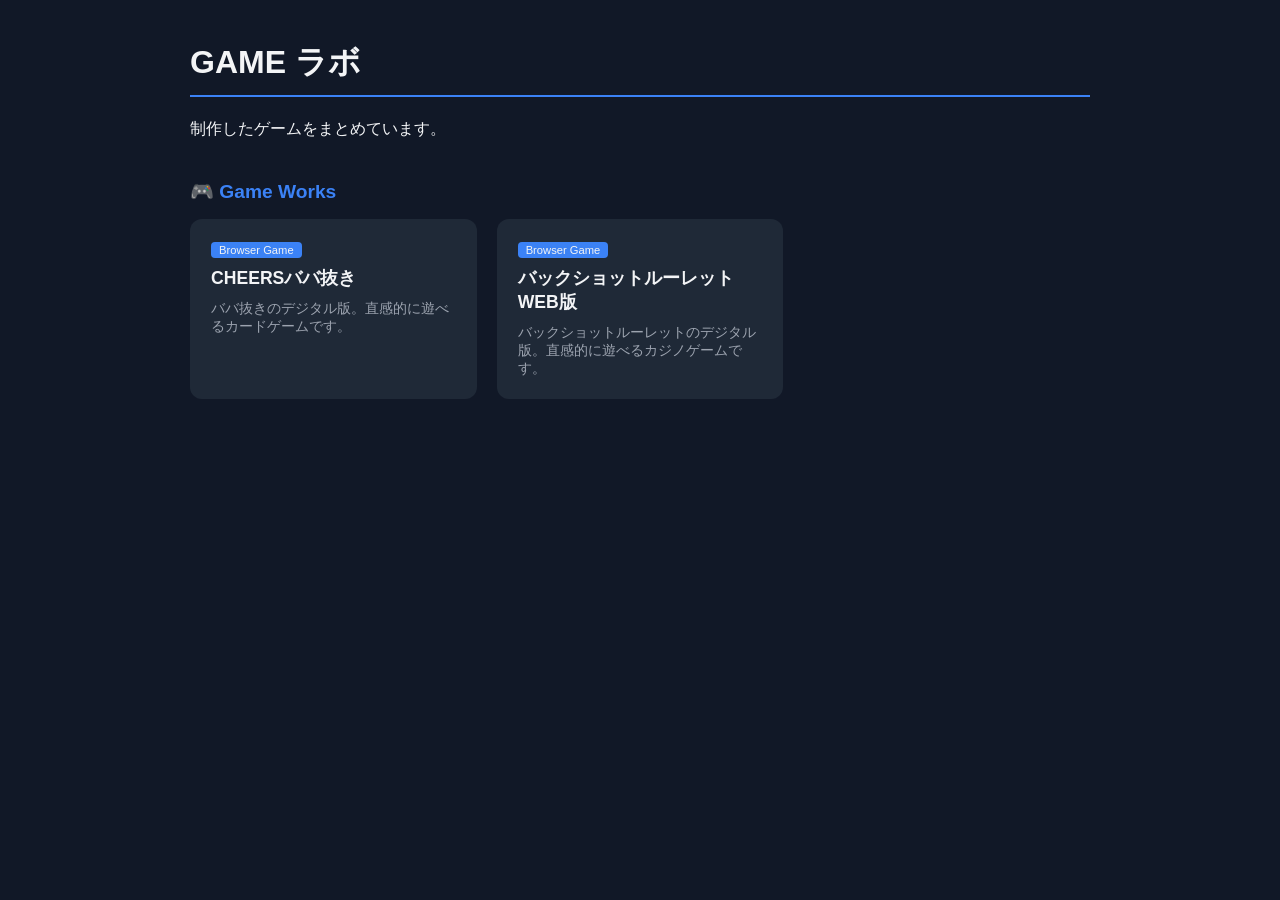
<file: index.html>
<!DOCTYPE html>
<html lang="ja">
<head>
    <meta charset="UTF-8">
    <meta name="viewport" content="width=device-width, initial-scale=1.0">
    <title>My Hub - Games & Tech</title>
    <link rel="stylesheet" href="style.css">
</head>
<body>

<div class="container">
    <header>
        <h1>GAME ラボ</h1>
        <p>制作したゲームをまとめています。</p>
    </header>

    <h2>🎮 Game Works</h2>
    <div class="grid">
        <a href="./games/cheers-baba/index.html" class="card">
            <span class="badge">Browser Game</span>
            <h3>CHEERSババ抜き</h3>
            <p>ババ抜きのデジタル版。直感的に遊べるカードゲームです。</p>
        </a>
        <a href="./games/buckshot-web/index.html" class="card">
            <span class="badge">Browser Game</span>
            <h3>バックショットルーレットWEB版</h3>
            <p>バックショットルーレットのデジタル版。直感的に遊べるカジノゲームです。</p>
        </a>
        <!-- <a href="./hicloud/mecha-chameleon-steam-guide.html" class="card">
            <span class="badge">Browser Game</span>
            <h3>社内大会（Mecha Chameleon）</h3>
            <p>社内大会用のゲームガイドです。</p>
        </a>
        <a href="./hicloud/mc-script.html" class="card">
            <span class="badge">Admin Tool</span>
            <h3>かくれんぼ大会司会ツール</h3>
            <p>進行スケジュールやMC台本が一体になった運営用ダッシュボードです。</p>
        </a>
        <a href="./novel-reader/chapter-06.html" class="card">
            <span class="badge">Novel Reader</span>
            <h3>なろう小説リーダー (第六章)</h3>
            <p>「小説家になろう」の小説をオフラインで快適に読めるプレミアムな読書用リーダーです。</p>
        </a>
        <a href="./recruiting/interview-agent.html" class="card">
            <span class="badge">AI Tool</span>
            <h3>面接エージェント</h3>
            <p>AI面接官と模擬面接を行えるキャリア支援用Webアプリケーションです。</p>
        </a>
        <a href="./hicloud/amazon-gift.html" class="card">
            <span class="badge">Gift Guide</span>
            <h3>Amazonギフト券受取案内</h3>
            <p>かくれんぼ大会の優勝賞品であるデジタルAmazonギフト券の受取・登録案内ページです。</p>
        </a> -->
        <!-- <a href="./games/cheers-online.html" class="card">
            <span class="badge">Online</span>
            <h3>CheersOnline</h3>
            <p>オンラインで対戦可能なCheersシリーズのメインコンテンツ。</p>
        </a>
        <a href="./games/modern-p2p-card-game.html" class="card">
            <span class="badge">P2P</span>
            <h3>大富豪 (Modern P2P)</h3>
            <p>P2P通信を利用した、モダンな仕様の大富豪ゲーム。</p>
        </a> -->
    </div>

</div>

</body>
</html>
</file>
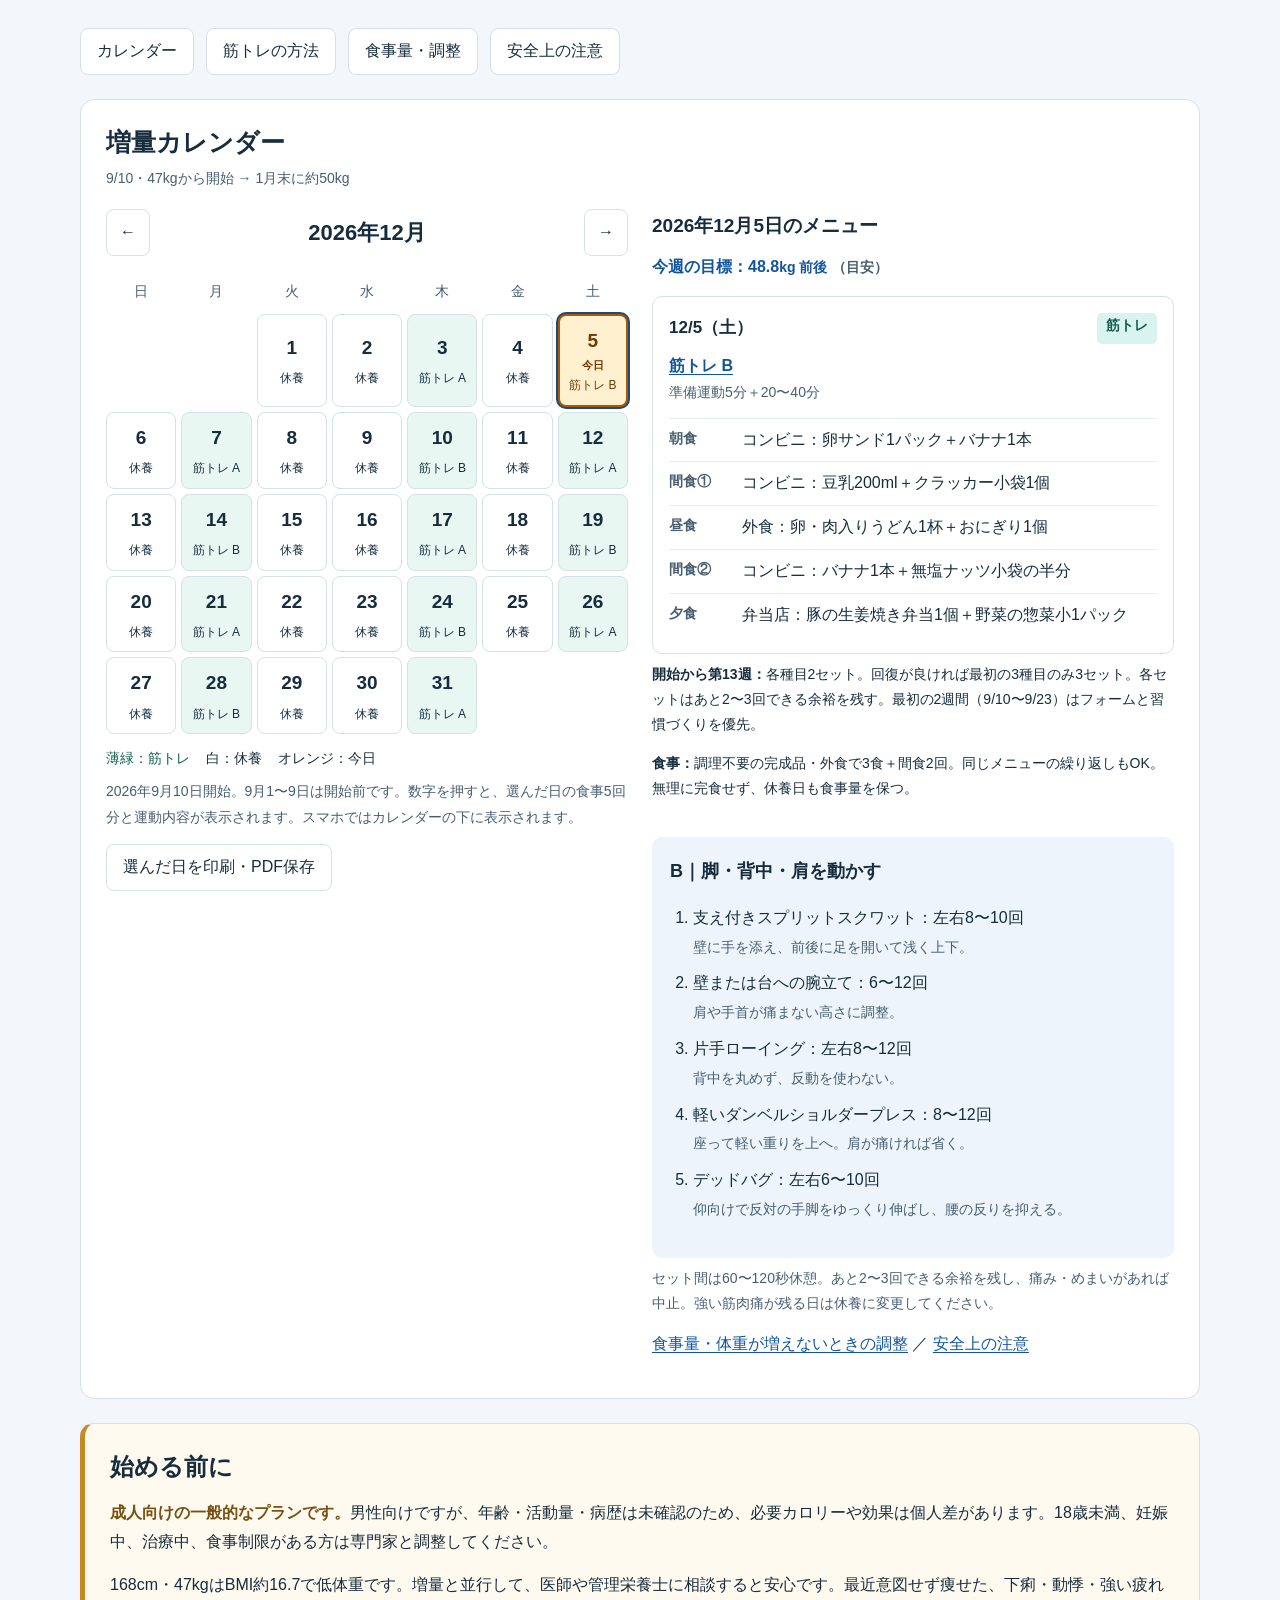
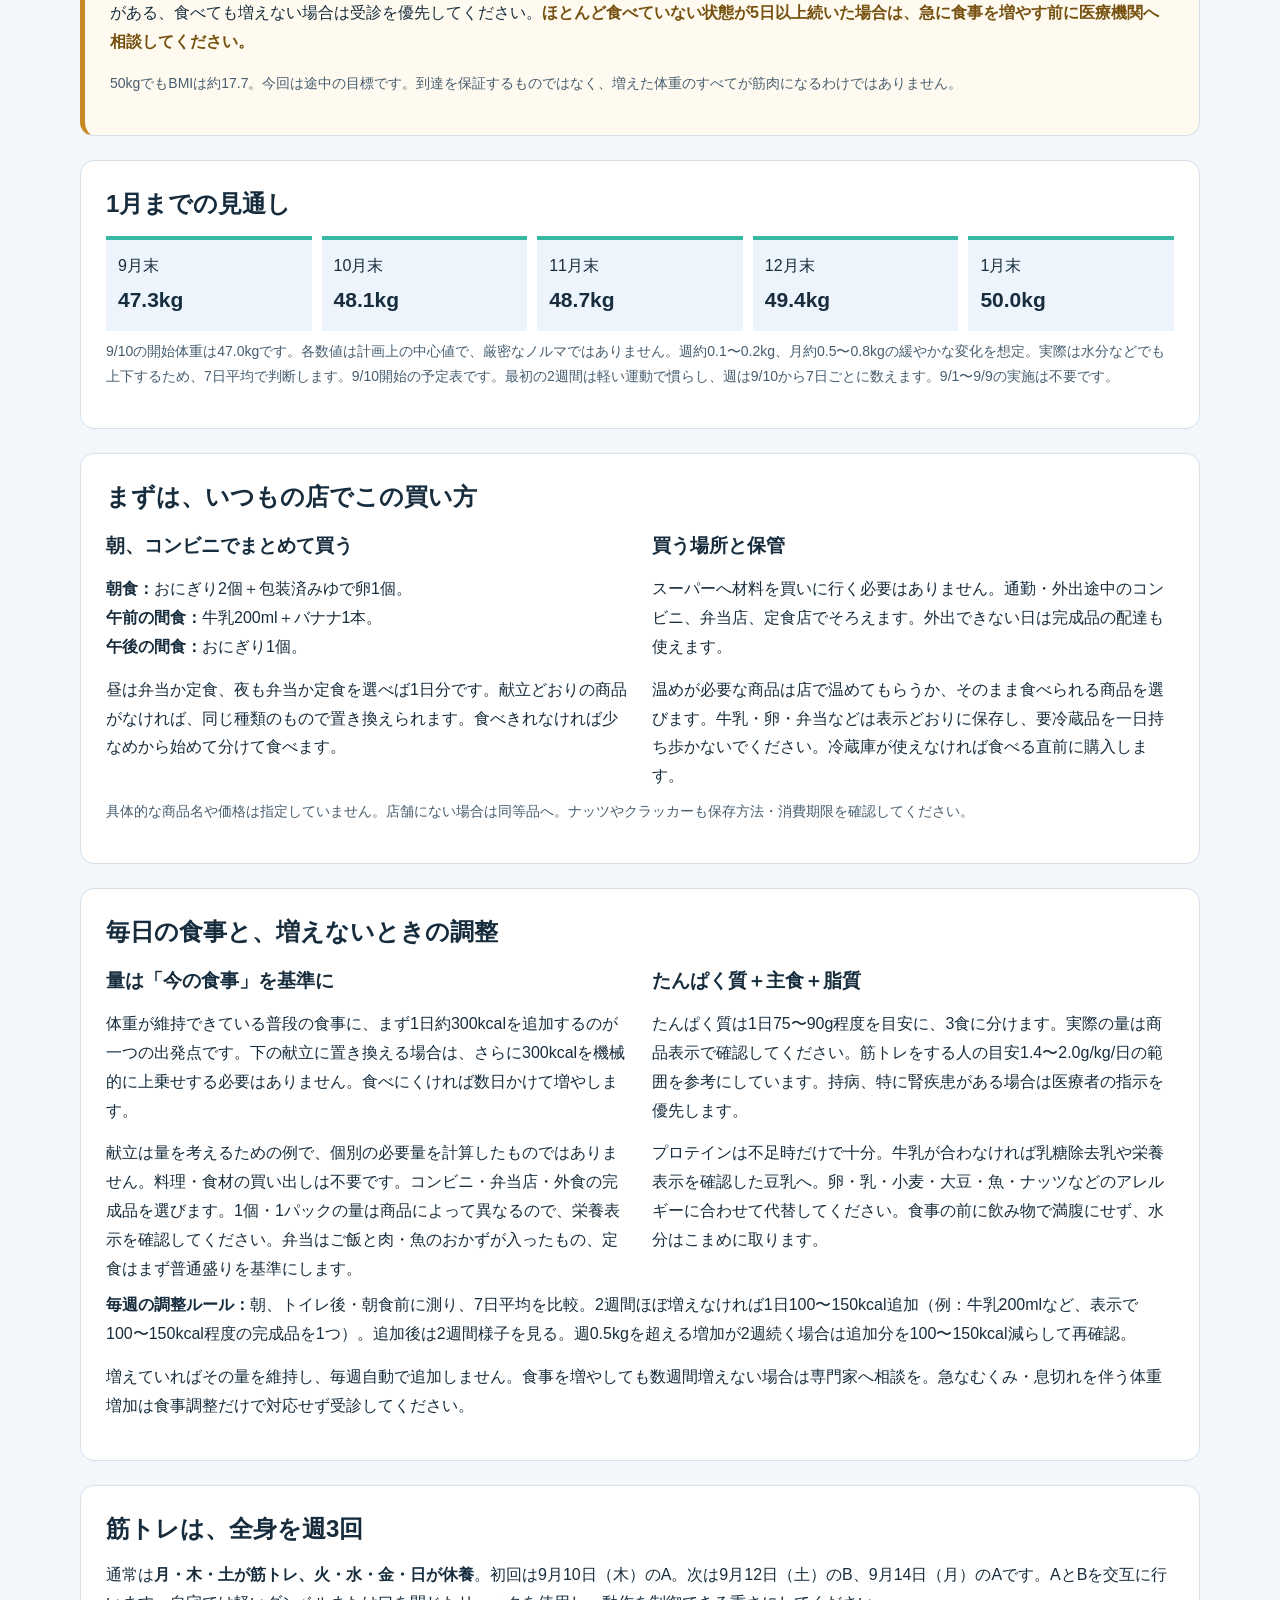
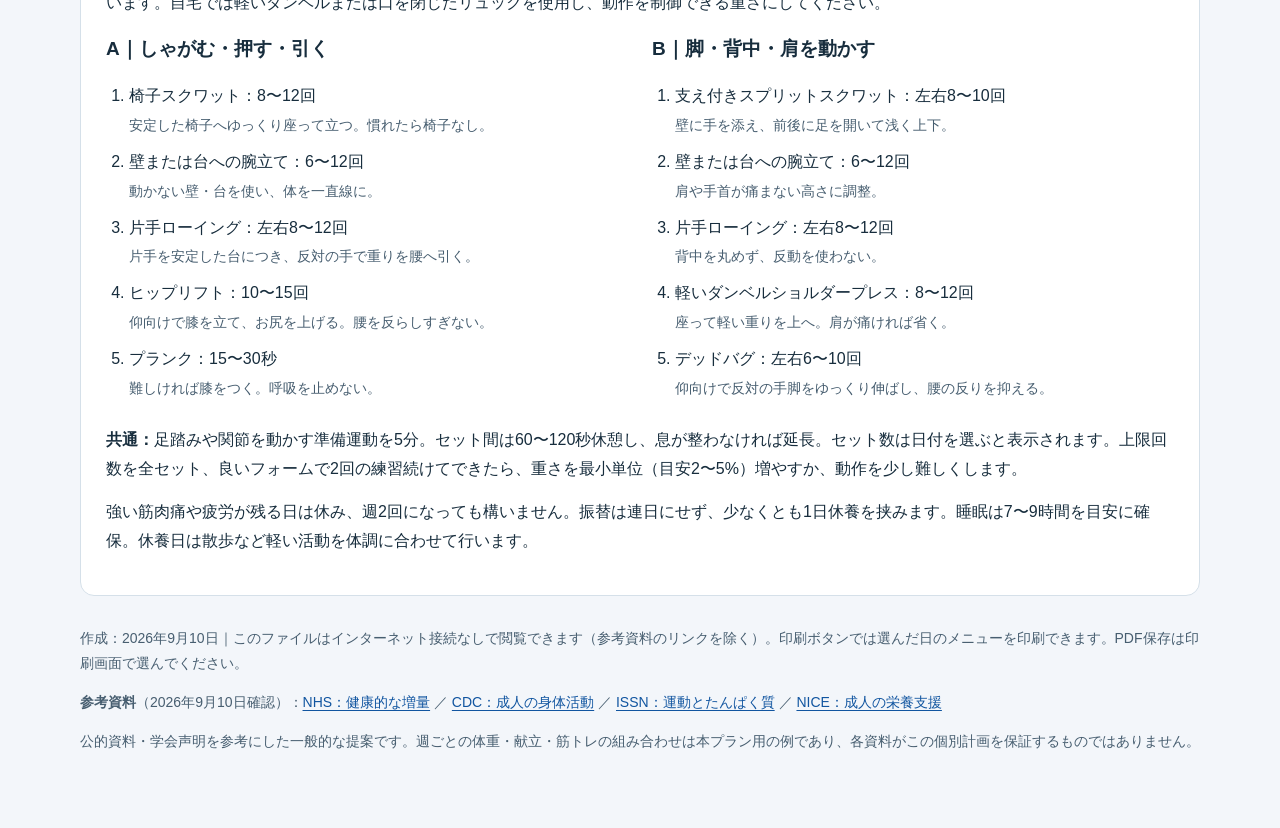
<file: pone/index.html>
<!doctype html><html lang="ja"><head><meta charset="utf-8"><meta name="viewport" content="width=device-width,initial-scale=1"><title>47kgから50kgへ｜2026年9月〜2027年1月の週間プラン</title><style>
:root{--ink:#172d3d;--blue:#1155a0;--light:#edf4fb;--line:#d5e0e9;--sub:#475e70}*{box-sizing:border-box}html{scroll-behavior:smooth;scroll-padding-top:24px}body{margin:0;background:#f3f6fa;color:var(--ink);font-family:"Yu Gothic","Hiragino Kaku Gothic ProN",Meiryo,sans-serif;font-size:16px;line-height:1.8}a{color:var(--blue);text-underline-offset:3px}button,select{font:inherit}header{background:#132e48;color:white;padding:42px max(24px,calc((100% - 1120px)/2));border-top:7px solid #36d2b5}.eyebrow{font-size:14px;letter-spacing:.1em;color:#a7dbeb}h1{font-size:clamp(27px,4vw,43px);line-height:1.45;margin:12px 0}header p{color:#d6e5f2;max-width:760px}.stats{display:flex;flex-wrap:wrap;gap:30px;margin-top:25px}.stats strong{font-size:32px;line-height:1.3}.stats span{display:block;font-size:14px;color:#c4d6e6}main{max-width:1168px;padding:28px 24px 60px;margin:auto}nav{display:flex;gap:12px;flex-wrap:wrap;margin-bottom:24px}nav a,.button,button{padding:8px 16px;background:white;border:1px solid var(--line);border-radius:8px;color:var(--ink);text-decoration:none;cursor:pointer}a:focus-visible,button:focus-visible,select:focus-visible,summary:focus-visible{outline:3px solid #db7200;outline-offset:3px}.panel{background:white;border:1px solid var(--line);border-radius:14px;padding:25px;margin-bottom:24px}h2{font-size:24px;line-height:1.5;margin:0 0 14px}h3{font-size:19px;margin:0 0 12px}p{margin:8px 0 14px}.notice{border-left:5px solid #c78924;background:#fffaf0}.notice strong{color:#76510f}.grid{display:grid;grid-template-columns:1fr 1fr;gap:24px}.grid p:last-child{margin-bottom:0}.small{font-size:14px;color:var(--sub)}.milestones{display:grid;grid-template-columns:repeat(5,1fr);gap:10px}.milestones div{border-top:4px solid #36b8a2;background:var(--light);padding:12px}.milestones b{display:block;font-size:21px}.toolbar{display:flex;flex-wrap:wrap;gap:12px;align-items:center;margin-bottom:16px}select{padding:8px;background:white;border:1px solid var(--line);border-radius:8px}.week{background:white;border:1px solid var(--line);border-radius:12px;margin:12px 0;overflow:hidden}.week summary{display:flex;align-items:center;gap:18px;padding:20px;cursor:pointer;list-style:none}.week summary::-webkit-details-marker{display:none}.week summary:after{content:'＋';font-size:23px;color:var(--blue)}.week[open] summary:after{content:'−'}.week[open] summary{background:var(--light)}.weeknum{font-size:21px;font-weight:bold;color:var(--blue)}.period{flex:1;font-weight:bold}.period small{display:block;font-size:14px;font-weight:normal;color:var(--sub)}.target{font-size:27px;font-weight:bold;text-align:right;white-space:nowrap}.target small{font-size:14px;display:block;font-weight:normal}.weekbody{padding:20px}.weekly-note{padding-bottom:8px}.days{display:grid;grid-template-columns:repeat(2,minmax(0,1fr));gap:14px}.day{border:1px solid var(--line);border-radius:10px;padding:16px;min-width:0}.day h4{margin:0 0 8px;font-size:17px;display:flex;justify-content:space-between;gap:8px}.day b{font-size:14px;border-radius:5px;padding:0 9px}.train{background:#d9f4ee;color:#125f51}.rest{background:#edf0f4;color:#475665}.activity{font-weight:bold;margin-bottom:12px}.activity span{display:block;font-size:14px;color:var(--sub);font-weight:normal}dl{margin:0}dl div{display:grid;grid-template-columns:65px 1fr;gap:8px;padding:7px 0;border-top:1px solid #e6edf3}dt{font-size:14px;font-weight:bold;color:var(--sub)}dd{margin:0;overflow-wrap:anywhere}.weekfoot{display:grid;grid-template-columns:1fr 1fr;gap:22px;margin-top:20px;background:#f6f8fb;padding:18px;border-radius:9px;font-size:14px}.back{display:inline-block;margin-top:15px}.exercises{padding-left:23px}.exercises li{margin-bottom:8px}footer{font-size:14px;color:var(--sub);margin-top:30px}button:hover,nav a:hover{background:#e5eff8}[hidden]{display:none!important}
@media(max-width:680px){header{padding:26px 20px}.stats{gap:22px}.stats strong{font-size:27px}main{padding:20px 14px 40px}.panel{padding:19px}.grid,.days,.weekfoot{grid-template-columns:1fr}.milestones{grid-template-columns:repeat(3,1fr)}.week summary{gap:10px;padding:15px 12px}.weeknum{font-size:17px}.period{font-size:15px}.target{font-size:22px}.weekbody{padding:12px}.day{padding:13px}.period small{font-size:14px}.toolbar{align-items:stretch}nav{gap:8px}nav a{font-size:14px;padding:8px 11px}}
@media print{body{background:white;font-size:11pt}header{background:white;color:#172d3d;padding:15px 0}header p,.eyebrow,.stats span{color:#475e70}main{padding:0}nav,.toolbar,.back{display:none}.panel{break-inside:avoid}.week{break-before:page}.days{grid-template-columns:1fr 1fr}.day{break-inside:avoid}.weekfoot{grid-template-columns:1fr}summary:after{display:none}.weekbody{display:block!important}a{color:inherit}footer{break-inside:avoid}}

.calendar-layout{display:grid;grid-template-columns:minmax(0,1fr) minmax(0,1fr);gap:24px;align-items:start}.calendar-top{display:flex;align-items:center;justify-content:space-between;gap:10px;margin-bottom:18px}.calendar-top h3{margin:0;font-size:22px}.calendar-top button{min-width:44px;padding:8px 12px}.calendar-grid{display:grid;grid-template-columns:repeat(7,minmax(0,1fr));gap:5px}.weekday{text-align:center;font-size:14px;color:var(--sub);padding:5px 0}.date-button{padding:8px 2px;min-height:72px;border-radius:8px;border:1px solid var(--line);background:white;display:flex;flex-direction:column;align-items:center;justify-content:center;gap:3px}.date-button strong{font-size:19px}.date-button span{font-size:12px}.date-button.training{background:#e8f7f2}.date-button[aria-pressed="true"]{background:#174c7f;color:white;border-color:#174c7f;box-shadow:0 0 0 2px #174c7f}.date-button:disabled{background:#f4f5f6;color:#9ca9b4;cursor:default}.calendar-top button:disabled{opacity:.35;cursor:default}.day-detail h3{margin-bottom:10px}.day-detail .day{background:#fff}.day-detail .weekly-note{font-size:14px}.day-detail .target-line{color:var(--blue);font-weight:bold}.day-detail .target-line small{font-size:14px}.daily-workout{padding:18px;background:var(--light);border-radius:10px;margin-top:14px}.daily-workout h3{font-size:18px}.calendar-help{font-size:14px;color:var(--sub)}.calendar-legend{display:flex;flex-wrap:wrap;gap:16px;font-size:14px;margin-top:12px}.calendar-legend span:first-child{color:#125f51}.day-detail{min-width:0}#weeks{scroll-margin-top:20px}header{padding-top:25px;padding-bottom:25px}header h1{font-size:clamp(25px,3vw,34px)}header .stats{margin-top:15px}.print-calendar-note{display:none}
@media(max-width:760px){.calendar-layout{grid-template-columns:1fr}.calendar-grid{gap:4px}.date-button{min-height:59px}.date-button strong{font-size:17px}.calendar-panel{padding:15px}.calendar-top h3{font-size:20px}.day-detail{scroll-margin-top:16px}}
@media print{.calendar-layout{display:block}.calendar-side{display:none}.day-detail{display:block}.print-calendar-note{display:block}}

.date-button.is-today{border:2px solid #ad5700;background:#fff0cf;color:#713900;position:relative}
.date-button.is-today strong::after{content:'今日';display:block;font-size:11px;line-height:1.3;font-weight:bold;color:#713900}
.date-button.is-today[aria-pressed="true"]{background:#fff0cf;color:#713900;box-shadow:0 0 0 2px #174c7f}

.plan-title{font-size:25px;line-height:1.4;margin:0 0 6px}.plan-subtitle{font-size:14px;color:var(--sub);margin:0 0 18px}
@media(max-width:760px){
 main{padding:12px 10px 32px}nav{gap:6px;margin-bottom:12px;display:grid;grid-template-columns:repeat(4,minmax(0,1fr))}nav a{padding:9px 3px;text-align:center;font-size:12px;line-height:1.5;min-height:44px;display:flex;align-items:center;justify-content:center}
 .calendar-panel{padding:14px 10px;border-radius:12px}.plan-title{font-size:23px}.plan-subtitle{margin-bottom:14px}.calendar-top{margin-bottom:12px}.calendar-top button{min-width:48px;min-height:48px}.calendar-top h3{font-size:21px}.calendar-grid{gap:4px}.date-button{min-height:66px;padding:6px 1px}.date-button strong{font-size:20px}.date-button span{font-size:11px}.weekday{font-size:14px}.calendar-legend{gap:8px 14px;margin-top:12px}.calendar-help{margin-bottom:12px;line-height:1.6}.calendar-layout{gap:20px}.day-detail h3{font-size:20px;line-height:1.5}.day-detail .day{padding:14px 12px}.day-detail dd{font-size:16px;line-height:1.75}.day-detail dl div{grid-template-columns:54px minmax(0,1fr);gap:8px;padding:10px 0}.day-detail .weekly-note{font-size:15px}.daily-workout{padding:15px}.panel{margin-bottom:16px}.panel h2{font-size:21px}#print-day{min-height:44px;font-size:14px}a,button{-webkit-tap-highlight-color:transparent}
}
@media(max-width:360px){.date-button span{font-size:10px}.calendar-grid{gap:3px}.calendar-panel{padding-left:8px;padding-right:8px}}
</style></head><body><main>
<nav aria-label="ページ内メニュー"><a href="#weeks">カレンダー</a><a href="#training">筋トレの方法</a><a href="#food">食事量・調整</a><a href="#safety">安全上の注意</a></nav><section class="panel calendar-panel" id="weeks"><h1 class="plan-title">増量カレンダー</h1><p class="plan-subtitle">9/10・47kgから開始 → 1月末に約50kg</p><div class="calendar-layout"><div class="calendar-side"><div class="calendar-top"><button type="button" id="prev-month" aria-label="前の月">←</button><h3 id="calendar-title" aria-live="polite"></h3><button type="button" id="next-month" aria-label="次の月">→</button></div><div class="calendar-grid" id="calendar" aria-label="日付を選ぶカレンダー"></div><div class="calendar-legend"><span>薄緑：筋トレ</span><span>白：休養</span><span>オレンジ：今日</span></div><p class="calendar-help">2026年9月10日開始。9月1〜9日は開始前です。数字を押すと、選んだ日の食事5回分と運動内容が表示されます。スマホではカレンダーの下に表示されます。</p><button type="button" id="print-day">選んだ日を印刷・PDF保存</button></div><div class="day-detail" id="day-detail" role="region" aria-label="選択した日のメニュー" tabindex="-1"></div></div></section>
<section class="panel notice" id="safety"><h2>始める前に</h2><p><strong>成人向けの一般的なプランです。</strong>男性向けですが、年齢・活動量・病歴は未確認のため、必要カロリーや効果は個人差があります。18歳未満、妊娠中、治療中、食事制限がある方は専門家と調整してください。</p><p>168cm・47kgはBMI約16.7で低体重です。増量と並行して、医師や管理栄養士に相談すると安心です。最近意図せず痩せた、下痢・動悸・強い疲れがある、食べても増えない場合は受診を優先してください。<strong>ほとんど食べていない状態が5日以上続いた場合は、急に食事を増やす前に医療機関へ相談してください。</strong></p><p class="small">50kgでもBMIは約17.7。今回は途中の目標です。到達を保証するものではなく、増えた体重のすべてが筋肉になるわけではありません。</p></section>
<section class="panel"><h2>1月までの見通し</h2><div class="milestones"><div>9月末<b>47.3kg</b></div><div>10月末<b>48.1kg</b></div><div>11月末<b>48.7kg</b></div><div>12月末<b>49.4kg</b></div><div>1月末<b>50.0kg</b></div></div><p class="small">9/10の開始体重は47.0kgです。各数値は計画上の中心値で、厳密なノルマではありません。週約0.1〜0.2kg、月約0.5〜0.8kgの緩やかな変化を想定。実際は水分などでも上下するため、7日平均で判断します。9/10開始の予定表です。最初の2週間は軽い運動で慣らし、週は9/10から7日ごとに数えます。9/1〜9/9の実施は不要です。</p></section>
<section class="panel"><h2>まずは、いつもの店でこの買い方</h2><div class="grid"><div><h3>朝、コンビニでまとめて買う</h3><p><strong>朝食：</strong>おにぎり2個＋包装済みゆで卵1個。<br><strong>午前の間食：</strong>牛乳200ml＋バナナ1本。<br><strong>午後の間食：</strong>おにぎり1個。</p><p>昼は弁当か定食、夜も弁当か定食を選べば1日分です。献立どおりの商品がなければ、同じ種類のもので置き換えられます。食べきれなければ少なめから始めて分けて食べます。</p></div><div><h3>買う場所と保管</h3><p>スーパーへ材料を買いに行く必要はありません。通勤・外出途中のコンビニ、弁当店、定食店でそろえます。外出できない日は完成品の配達も使えます。</p><p>温めが必要な商品は店で温めてもらうか、そのまま食べられる商品を選びます。牛乳・卵・弁当などは表示どおりに保存し、要冷蔵品を一日持ち歩かないでください。冷蔵庫が使えなければ食べる直前に購入します。</p></div></div><p class="small">具体的な商品名や価格は指定していません。店舗にない場合は同等品へ。ナッツやクラッカーも保存方法・消費期限を確認してください。</p></section><section class="panel" id="food"><h2>毎日の食事と、増えないときの調整</h2><div class="grid"><div><h3>量は「今の食事」を基準に</h3><p>体重が維持できている普段の食事に、まず1日約300kcalを追加するのが一つの出発点です。下の献立に置き換える場合は、さらに300kcalを機械的に上乗せする必要はありません。食べにくければ数日かけて増やします。</p><p>献立は量を考えるための例で、個別の必要量を計算したものではありません。料理・食材の買い出しは不要です。コンビニ・弁当店・外食の完成品を選びます。1個・1パックの量は商品によって異なるので、栄養表示を確認してください。弁当はご飯と肉・魚のおかずが入ったもの、定食はまず普通盛りを基準にします。</p></div><div><h3>たんぱく質＋主食＋脂質</h3><p>たんぱく質は1日75〜90g程度を目安に、3食に分けます。実際の量は商品表示で確認してください。筋トレをする人の目安1.4〜2.0g/kg/日の範囲を参考にしています。持病、特に腎疾患がある場合は医療者の指示を優先します。</p><p>プロテインは不足時だけで十分。牛乳が合わなければ乳糖除去乳や栄養表示を確認した豆乳へ。卵・乳・小麦・大豆・魚・ナッツなどのアレルギーに合わせて代替してください。食事の前に飲み物で満腹にせず、水分はこまめに取ります。</p></div></div><p><strong>毎週の調整ルール：</strong>朝、トイレ後・朝食前に測り、7日平均を比較。2週間ほぼ増えなければ1日100〜150kcal追加（例：牛乳200mlなど、表示で100〜150kcal程度の完成品を1つ）。追加後は2週間様子を見る。週0.5kgを超える増加が2週続く場合は追加分を100〜150kcal減らして再確認。</p><p>増えていればその量を維持し、毎週自動で追加しません。食事を増やしても数週間増えない場合は専門家へ相談を。急なむくみ・息切れを伴う体重増加は食事調整だけで対応せず受診してください。</p></section>
<section class="panel" id="training"><h2>筋トレは、全身を週3回</h2><p>通常は<strong>月・木・土が筋トレ、火・水・金・日が休養</strong>。初回は9月10日（木）のA。次は9月12日（土）のB、9月14日（月）のAです。AとBを交互に行います。自宅では軽いダンベルまたは口を閉じたリュックを使用し、動作を制御できる重さにしてください。</p><div class="grid"><div id="workout-A"><h3>A｜しゃがむ・押す・引く</h3><ol class="exercises"><li>椅子スクワット：8〜12回<br><span class="small">安定した椅子へゆっくり座って立つ。慣れたら椅子なし。</span></li><li>壁または台への腕立て：6〜12回<br><span class="small">動かない壁・台を使い、体を一直線に。</span></li><li>片手ローイング：左右8〜12回<br><span class="small">片手を安定した台につき、反対の手で重りを腰へ引く。</span></li><li>ヒップリフト：10〜15回<br><span class="small">仰向けで膝を立て、お尻を上げる。腰を反らしすぎない。</span></li><li>プランク：15〜30秒<br><span class="small">難しければ膝をつく。呼吸を止めない。</span></li></ol></div><div id="workout-B"><h3>B｜脚・背中・肩を動かす</h3><ol class="exercises"><li>支え付きスプリットスクワット：左右8〜10回<br><span class="small">壁に手を添え、前後に足を開いて浅く上下。</span></li><li>壁または台への腕立て：6〜12回<br><span class="small">肩や手首が痛まない高さに調整。</span></li><li>片手ローイング：左右8〜12回<br><span class="small">背中を丸めず、反動を使わない。</span></li><li>軽いダンベルショルダープレス：8〜12回<br><span class="small">座って軽い重りを上へ。肩が痛ければ省く。</span></li><li>デッドバグ：左右6〜10回<br><span class="small">仰向けで反対の手脚をゆっくり伸ばし、腰の反りを抑える。</span></li></ol></div></div><p><strong>共通：</strong>足踏みや関節を動かす準備運動を5分。セット間は60〜120秒休憩し、息が整わなければ延長。セット数は日付を選ぶと表示されます。上限回数を全セット、良いフォームで2回の練習続けてできたら、重さを最小単位（目安2〜5%）増やすか、動作を少し難しくします。</p><p>強い筋肉痛や疲労が残る日は休み、週2回になっても構いません。振替は連日にせず、少なくとも1日休養を挟みます。睡眠は7〜9時間を目安に確保。休養日は散歩など軽い活動を体調に合わせて行います。</p></section>

<footer><p>作成：2026年9月10日｜このファイルはインターネット接続なしで閲覧できます（参考資料のリンクを除く）。印刷ボタンでは選んだ日のメニューを印刷できます。PDF保存は印刷画面で選んでください。</p><p><strong>参考資料</strong>（2026年9月10日確認）：<a href="https://www.nhs.uk/live-well/healthy-weight/managing-your-weight/healthy-ways-to-gain-weight/">NHS：健康的な増量</a> ／ <a href="https://www.cdc.gov/physical-activity-basics/guidelines/adults.html">CDC：成人の身体活動</a> ／ <a href="https://pmc.ncbi.nlm.nih.gov/articles/PMC5477153/">ISSN：運動とたんぱく質</a> ／ <a href="https://www.nice.org.uk/guidance/cg32/chapter/Recommendations">NICE：成人の栄養支援</a></p><p>公的資料・学会声明を参考にした一般的な提案です。週ごとの体重・献立・筋トレの組み合わせは本プラン用の例であり、各資料がこの個別計画を保証するものではありません。</p></footer></main>
<script>const plan={"2026-09-10": {"html": "<article class=\"day\"><h4>9/10（木）<b class=\"train\">筋トレ</b></h4><div class=\"activity\"><a href=\"#workout-A\">筋トレ A</a><span>準備運動5分＋20〜40分</span></div><dl><div><dt>朝食</dt><dd>コンビニ：卵サンド1パック＋バナナ1本</dd></div><div><dt>間食①</dt><dd>コンビニ：豆乳200ml＋クラッカー小袋1個</dd></div><div><dt>昼食</dt><dd>外食：卵・肉入りうどん1杯＋おにぎり1個</dd></div><div><dt>間食②</dt><dd>コンビニ：バナナ1本＋無塩ナッツ小袋の半分</dd></div><div><dt>夕食</dt><dd>弁当店：豚の生姜焼き弁当1個＋野菜の惣菜小1パック</dd></div></dl></article>", "target": "47.0<small>kg 前後</small>", "note": "<p><strong>開始から第1週：</strong>各種目1セット。余裕があれば2セット。各セットはあと2〜3回できる余裕を残す。最初の2週間（9/10〜9/23）はフォームと習慣づくりを優先。</p><p><strong>食事：</strong>調理不要の完成品・外食で3食＋間食2回。同じメニューの繰り返しもOK。無理に完食せず、休養日も食事量を保つ。</p>", "routine": "A"}, "2026-09-11": {"html": "<article class=\"day\"><h4>9/11（金）<b class=\"rest\">休養</b></h4><div class=\"activity\">休養日<span>筋トレは休み。体調に合わせ散歩10〜20分</span></div><dl><div><dt>朝食</dt><dd>カフェ・朝食店：卵付きトーストセット＋牛乳または豆乳</dd></div><div><dt>間食①</dt><dd>コンビニ：チーズ1〜2個＋果汁100%ジュース小1本</dd></div><div><dt>昼食</dt><dd>定食店：さば焼き定食（ご飯普通盛り）</dd></div><div><dt>間食②</dt><dd>コンビニ：ロールパン2個</dd></div><div><dt>夕食</dt><dd>コンビニ：親子丼1個＋袋入りサラダ1個</dd></div></dl></article>", "target": "47.0<small>kg 前後</small>", "note": "<p><strong>開始から第1週：</strong>各種目1セット。余裕があれば2セット。各セットはあと2〜3回できる余裕を残す。最初の2週間（9/10〜9/23）はフォームと習慣づくりを優先。</p><p><strong>食事：</strong>調理不要の完成品・外食で3食＋間食2回。同じメニューの繰り返しもOK。無理に完食せず、休養日も食事量を保つ。</p>", "routine": null}, "2026-09-12": {"html": "<article class=\"day\"><h4>9/12（土）<b class=\"train\">筋トレ</b></h4><div class=\"activity\"><a href=\"#workout-B\">筋トレ B</a><span>準備運動5分＋20〜40分</span></div><dl><div><dt>朝食</dt><dd>コンビニ：おにぎり2個＋チーズ1〜2個</dd></div><div><dt>間食①</dt><dd>コンビニ：ヨーグルト1個＋レーズン小袋1個</dd></div><div><dt>昼食</dt><dd>外食：チキンカレー1皿＋サラダ1皿</dd></div><div><dt>間食②</dt><dd>コンビニ：牛乳200ml＋クラッカー小袋1個</dd></div><div><dt>夕食</dt><dd>外食：肉野菜炒め定食（ご飯普通盛り）</dd></div></dl></article>", "target": "47.0<small>kg 前後</small>", "note": "<p><strong>開始から第1週：</strong>各種目1セット。余裕があれば2セット。各セットはあと2〜3回できる余裕を残す。最初の2週間（9/10〜9/23）はフォームと習慣づくりを優先。</p><p><strong>食事：</strong>調理不要の完成品・外食で3食＋間食2回。同じメニューの繰り返しもOK。無理に完食せず、休養日も食事量を保つ。</p>", "routine": "B"}, "2026-09-13": {"html": "<article class=\"day\"><h4>9/13（日）<b class=\"rest\">休養</b></h4><div class=\"activity\">休養日<span>筋トレは休み。体調に合わせ散歩10〜20分</span></div><dl><div><dt>朝食</dt><dd>コンビニ：おにぎり2個＋包装済みゆで卵1個</dd></div><div><dt>間食①</dt><dd>コンビニ：バナナ1本＋牛乳200ml</dd></div><div><dt>昼食</dt><dd>弁当店：鶏の照り焼き弁当1個＋野菜の小鉢1個</dd></div><div><dt>間食②</dt><dd>コンビニ：おにぎり1個</dd></div><div><dt>夕食</dt><dd>弁当店：焼き鮭弁当1個＋冷ややっこ小1パック</dd></div></dl></article>", "target": "47.0<small>kg 前後</small>", "note": "<p><strong>開始から第1週：</strong>各種目1セット。余裕があれば2セット。各セットはあと2〜3回できる余裕を残す。最初の2週間（9/10〜9/23）はフォームと習慣づくりを優先。</p><p><strong>食事：</strong>調理不要の完成品・外食で3食＋間食2回。同じメニューの繰り返しもOK。無理に完食せず、休養日も食事量を保つ。</p>", "routine": null}, "2026-09-14": {"html": "<article class=\"day\"><h4>9/14（月）<b class=\"train\">筋トレ</b></h4><div class=\"activity\"><a href=\"#workout-A\">筋トレ A</a><span>準備運動5分＋20〜40分</span></div><dl><div><dt>朝食</dt><dd>コンビニ：ハムチーズサンド1パック＋ヨーグルト1個</dd></div><div><dt>間食①</dt><dd>コンビニ：無塩ナッツ小袋1個（約20g）＋果物の小カップ1個</dd></div><div><dt>昼食</dt><dd>コンビニ：ミートソースパスタ1個＋袋入りサラダ1個</dd></div><div><dt>間食②</dt><dd>コンビニ：焼きいも小1本（販売がなければおにぎり1個）</dd></div><div><dt>夕食</dt><dd>外食：牛丼並盛1杯＋卵1個＋サラダ1皿</dd></div></dl></article>", "target": "47.0<small>kg 前後</small>", "note": "<p><strong>開始から第1週：</strong>各種目1セット。余裕があれば2セット。各セットはあと2〜3回できる余裕を残す。最初の2週間（9/10〜9/23）はフォームと習慣づくりを優先。</p><p><strong>食事：</strong>調理不要の完成品・外食で3食＋間食2回。同じメニューの繰り返しもOK。無理に完食せず、休養日も食事量を保つ。</p>", "routine": "A"}, "2026-09-15": {"html": "<article class=\"day\"><h4>9/15（火）<b class=\"rest\">休養</b></h4><div class=\"activity\">休養日<span>筋トレは休み。体調に合わせ散歩10〜20分</span></div><dl><div><dt>朝食</dt><dd>コンビニ：おにぎり2個＋飲むヨーグルト1本</dd></div><div><dt>間食①</dt><dd>コンビニ：ヨーグルト1個＋バナナ1本</dd></div><div><dt>昼食</dt><dd>弁当店：魚のおかずが入った幕の内弁当1個</dd></div><div><dt>間食②</dt><dd>コンビニ：おにぎり1個</dd></div><div><dt>夕食</dt><dd>定食店：焼き魚定食（ご飯普通盛り）</dd></div></dl></article>", "target": "47.0<small>kg 前後</small>", "note": "<p><strong>開始から第1週：</strong>各種目1セット。余裕があれば2セット。各セットはあと2〜3回できる余裕を残す。最初の2週間（9/10〜9/23）はフォームと習慣づくりを優先。</p><p><strong>食事：</strong>調理不要の完成品・外食で3食＋間食2回。同じメニューの繰り返しもOK。無理に完食せず、休養日も食事量を保つ。</p>", "routine": null}, "2026-09-16": {"html": "<article class=\"day\"><h4>9/16（水）<b class=\"rest\">休養</b></h4><div class=\"activity\">休養日<span>筋トレは休み。体調に合わせ散歩10〜20分</span></div><dl><div><dt>朝食</dt><dd>コンビニ：卵サンド1パック＋バナナ1本</dd></div><div><dt>間食①</dt><dd>コンビニ：豆乳200ml＋クラッカー小袋1個</dd></div><div><dt>昼食</dt><dd>外食：卵・肉入りうどん1杯＋おにぎり1個</dd></div><div><dt>間食②</dt><dd>コンビニ：バナナ1本＋無塩ナッツ小袋の半分</dd></div><div><dt>夕食</dt><dd>弁当店：豚の生姜焼き弁当1個＋野菜の惣菜小1パック</dd></div></dl></article>", "target": "47.0<small>kg 前後</small>", "note": "<p><strong>開始から第1週：</strong>各種目1セット。余裕があれば2セット。各セットはあと2〜3回できる余裕を残す。最初の2週間（9/10〜9/23）はフォームと習慣づくりを優先。</p><p><strong>食事：</strong>調理不要の完成品・外食で3食＋間食2回。同じメニューの繰り返しもOK。無理に完食せず、休養日も食事量を保つ。</p>", "routine": null}, "2026-09-17": {"html": "<article class=\"day\"><h4>9/17（木）<b class=\"train\">筋トレ</b></h4><div class=\"activity\"><a href=\"#workout-B\">筋トレ B</a><span>準備運動5分＋20〜40分</span></div><dl><div><dt>朝食</dt><dd>カフェ・朝食店：卵付きトーストセット＋牛乳または豆乳</dd></div><div><dt>間食①</dt><dd>コンビニ：チーズ1〜2個＋果汁100%ジュース小1本</dd></div><div><dt>昼食</dt><dd>定食店：さば焼き定食（ご飯普通盛り）</dd></div><div><dt>間食②</dt><dd>コンビニ：ロールパン2個</dd></div><div><dt>夕食</dt><dd>コンビニ：親子丼1個＋袋入りサラダ1個</dd></div></dl></article>", "target": "47.1<small>kg 前後</small>", "note": "<p><strong>開始から第2週：</strong>各種目1セット。余裕があれば2セット。各セットはあと2〜3回できる余裕を残す。最初の2週間（9/10〜9/23）はフォームと習慣づくりを優先。</p><p><strong>食事：</strong>調理不要の完成品・外食で3食＋間食2回。同じメニューの繰り返しもOK。無理に完食せず、休養日も食事量を保つ。</p>", "routine": "B"}, "2026-09-18": {"html": "<article class=\"day\"><h4>9/18（金）<b class=\"rest\">休養</b></h4><div class=\"activity\">休養日<span>筋トレは休み。体調に合わせ散歩10〜20分</span></div><dl><div><dt>朝食</dt><dd>コンビニ：おにぎり2個＋チーズ1〜2個</dd></div><div><dt>間食①</dt><dd>コンビニ：ヨーグルト1個＋レーズン小袋1個</dd></div><div><dt>昼食</dt><dd>外食：チキンカレー1皿＋サラダ1皿</dd></div><div><dt>間食②</dt><dd>コンビニ：牛乳200ml＋クラッカー小袋1個</dd></div><div><dt>夕食</dt><dd>外食：肉野菜炒め定食（ご飯普通盛り）</dd></div></dl></article>", "target": "47.1<small>kg 前後</small>", "note": "<p><strong>開始から第2週：</strong>各種目1セット。余裕があれば2セット。各セットはあと2〜3回できる余裕を残す。最初の2週間（9/10〜9/23）はフォームと習慣づくりを優先。</p><p><strong>食事：</strong>調理不要の完成品・外食で3食＋間食2回。同じメニューの繰り返しもOK。無理に完食せず、休養日も食事量を保つ。</p>", "routine": null}, "2026-09-19": {"html": "<article class=\"day\"><h4>9/19（土）<b class=\"train\">筋トレ</b></h4><div class=\"activity\"><a href=\"#workout-A\">筋トレ A</a><span>準備運動5分＋20〜40分</span></div><dl><div><dt>朝食</dt><dd>コンビニ：おにぎり2個＋包装済みゆで卵1個</dd></div><div><dt>間食①</dt><dd>コンビニ：バナナ1本＋牛乳200ml</dd></div><div><dt>昼食</dt><dd>弁当店：鶏の照り焼き弁当1個＋野菜の小鉢1個</dd></div><div><dt>間食②</dt><dd>コンビニ：おにぎり1個</dd></div><div><dt>夕食</dt><dd>弁当店：焼き鮭弁当1個＋冷ややっこ小1パック</dd></div></dl></article>", "target": "47.1<small>kg 前後</small>", "note": "<p><strong>開始から第2週：</strong>各種目1セット。余裕があれば2セット。各セットはあと2〜3回できる余裕を残す。最初の2週間（9/10〜9/23）はフォームと習慣づくりを優先。</p><p><strong>食事：</strong>調理不要の完成品・外食で3食＋間食2回。同じメニューの繰り返しもOK。無理に完食せず、休養日も食事量を保つ。</p>", "routine": "A"}, "2026-09-20": {"html": "<article class=\"day\"><h4>9/20（日）<b class=\"rest\">休養</b></h4><div class=\"activity\">休養日<span>筋トレは休み。体調に合わせ散歩10〜20分</span></div><dl><div><dt>朝食</dt><dd>コンビニ：卵サンド1パック＋牛乳200ml</dd></div><div><dt>間食①</dt><dd>コンビニ：飲むヨーグルト1本（約200ml）</dd></div><div><dt>昼食</dt><dd>定食店：豚の生姜焼き定食（ご飯普通盛り）</dd></div><div><dt>間食②</dt><dd>コンビニ：チーズパン小1個</dd></div><div><dt>夕食</dt><dd>コンビニ：鶏肉のお弁当1個＋野菜の惣菜小1パック</dd></div></dl></article>", "target": "47.1<small>kg 前後</small>", "note": "<p><strong>開始から第2週：</strong>各種目1セット。余裕があれば2セット。各セットはあと2〜3回できる余裕を残す。最初の2週間（9/10〜9/23）はフォームと習慣づくりを優先。</p><p><strong>食事：</strong>調理不要の完成品・外食で3食＋間食2回。同じメニューの繰り返しもOK。無理に完食せず、休養日も食事量を保つ。</p>", "routine": null}, "2026-09-21": {"html": "<article class=\"day\"><h4>9/21（月）<b class=\"train\">筋トレ</b></h4><div class=\"activity\"><a href=\"#workout-B\">筋トレ B</a><span>準備運動5分＋20〜40分</span></div><dl><div><dt>朝食</dt><dd>コンビニ：おにぎり2個＋飲むヨーグルト1本</dd></div><div><dt>間食①</dt><dd>コンビニ：ヨーグルト1個＋バナナ1本</dd></div><div><dt>昼食</dt><dd>弁当店：魚のおかずが入った幕の内弁当1個</dd></div><div><dt>間食②</dt><dd>コンビニ：おにぎり1個</dd></div><div><dt>夕食</dt><dd>定食店：焼き魚定食（ご飯普通盛り）</dd></div></dl></article>", "target": "47.1<small>kg 前後</small>", "note": "<p><strong>開始から第2週：</strong>各種目1セット。余裕があれば2セット。各セットはあと2〜3回できる余裕を残す。最初の2週間（9/10〜9/23）はフォームと習慣づくりを優先。</p><p><strong>食事：</strong>調理不要の完成品・外食で3食＋間食2回。同じメニューの繰り返しもOK。無理に完食せず、休養日も食事量を保つ。</p>", "routine": "B"}, "2026-09-22": {"html": "<article class=\"day\"><h4>9/22（火）<b class=\"rest\">休養</b></h4><div class=\"activity\">休養日<span>筋トレは休み。体調に合わせ散歩10〜20分</span></div><dl><div><dt>朝食</dt><dd>コンビニ：卵サンド1パック＋バナナ1本</dd></div><div><dt>間食①</dt><dd>コンビニ：豆乳200ml＋クラッカー小袋1個</dd></div><div><dt>昼食</dt><dd>外食：卵・肉入りうどん1杯＋おにぎり1個</dd></div><div><dt>間食②</dt><dd>コンビニ：バナナ1本＋無塩ナッツ小袋の半分</dd></div><div><dt>夕食</dt><dd>弁当店：豚の生姜焼き弁当1個＋野菜の惣菜小1パック</dd></div></dl></article>", "target": "47.1<small>kg 前後</small>", "note": "<p><strong>開始から第2週：</strong>各種目1セット。余裕があれば2セット。各セットはあと2〜3回できる余裕を残す。最初の2週間（9/10〜9/23）はフォームと習慣づくりを優先。</p><p><strong>食事：</strong>調理不要の完成品・外食で3食＋間食2回。同じメニューの繰り返しもOK。無理に完食せず、休養日も食事量を保つ。</p>", "routine": null}, "2026-09-23": {"html": "<article class=\"day\"><h4>9/23（水）<b class=\"rest\">休養</b></h4><div class=\"activity\">休養日<span>筋トレは休み。体調に合わせ散歩10〜20分</span></div><dl><div><dt>朝食</dt><dd>カフェ・朝食店：卵付きトーストセット＋牛乳または豆乳</dd></div><div><dt>間食①</dt><dd>コンビニ：チーズ1〜2個＋果汁100%ジュース小1本</dd></div><div><dt>昼食</dt><dd>定食店：さば焼き定食（ご飯普通盛り）</dd></div><div><dt>間食②</dt><dd>コンビニ：ロールパン2個</dd></div><div><dt>夕食</dt><dd>コンビニ：親子丼1個＋袋入りサラダ1個</dd></div></dl></article>", "target": "47.1<small>kg 前後</small>", "note": "<p><strong>開始から第2週：</strong>各種目1セット。余裕があれば2セット。各セットはあと2〜3回できる余裕を残す。最初の2週間（9/10〜9/23）はフォームと習慣づくりを優先。</p><p><strong>食事：</strong>調理不要の完成品・外食で3食＋間食2回。同じメニューの繰り返しもOK。無理に完食せず、休養日も食事量を保つ。</p>", "routine": null}, "2026-09-24": {"html": "<article class=\"day\"><h4>9/24（木）<b class=\"train\">筋トレ</b></h4><div class=\"activity\"><a href=\"#workout-A\">筋トレ A</a><span>準備運動5分＋20〜40分</span></div><dl><div><dt>朝食</dt><dd>コンビニ：おにぎり2個＋チーズ1〜2個</dd></div><div><dt>間食①</dt><dd>コンビニ：ヨーグルト1個＋レーズン小袋1個</dd></div><div><dt>昼食</dt><dd>外食：チキンカレー1皿＋サラダ1皿</dd></div><div><dt>間食②</dt><dd>コンビニ：牛乳200ml＋クラッカー小袋1個</dd></div><div><dt>夕食</dt><dd>外食：肉野菜炒め定食（ご飯普通盛り）</dd></div></dl></article>", "target": "47.3<small>kg 前後</small>", "note": "<p><strong>開始から第3週：</strong>各種目2セット。各セットはあと2〜3回できる余裕を残す。最初の2週間（9/10〜9/23）はフォームと習慣づくりを優先。</p><p><strong>食事：</strong>調理不要の完成品・外食で3食＋間食2回。同じメニューの繰り返しもOK。無理に完食せず、休養日も食事量を保つ。</p>", "routine": "A"}, "2026-09-25": {"html": "<article class=\"day\"><h4>9/25（金）<b class=\"rest\">休養</b></h4><div class=\"activity\">休養日<span>筋トレは休み。体調に合わせ散歩10〜20分</span></div><dl><div><dt>朝食</dt><dd>コンビニ：おにぎり2個＋包装済みゆで卵1個</dd></div><div><dt>間食①</dt><dd>コンビニ：バナナ1本＋牛乳200ml</dd></div><div><dt>昼食</dt><dd>弁当店：鶏の照り焼き弁当1個＋野菜の小鉢1個</dd></div><div><dt>間食②</dt><dd>コンビニ：おにぎり1個</dd></div><div><dt>夕食</dt><dd>弁当店：焼き鮭弁当1個＋冷ややっこ小1パック</dd></div></dl></article>", "target": "47.3<small>kg 前後</small>", "note": "<p><strong>開始から第3週：</strong>各種目2セット。各セットはあと2〜3回できる余裕を残す。最初の2週間（9/10〜9/23）はフォームと習慣づくりを優先。</p><p><strong>食事：</strong>調理不要の完成品・外食で3食＋間食2回。同じメニューの繰り返しもOK。無理に完食せず、休養日も食事量を保つ。</p>", "routine": null}, "2026-09-26": {"html": "<article class=\"day\"><h4>9/26（土）<b class=\"train\">筋トレ</b></h4><div class=\"activity\"><a href=\"#workout-B\">筋トレ B</a><span>準備運動5分＋20〜40分</span></div><dl><div><dt>朝食</dt><dd>コンビニ：卵サンド1パック＋牛乳200ml</dd></div><div><dt>間食①</dt><dd>コンビニ：飲むヨーグルト1本（約200ml）</dd></div><div><dt>昼食</dt><dd>定食店：豚の生姜焼き定食（ご飯普通盛り）</dd></div><div><dt>間食②</dt><dd>コンビニ：チーズパン小1個</dd></div><div><dt>夕食</dt><dd>コンビニ：鶏肉のお弁当1個＋野菜の惣菜小1パック</dd></div></dl></article>", "target": "47.3<small>kg 前後</small>", "note": "<p><strong>開始から第3週：</strong>各種目2セット。各セットはあと2〜3回できる余裕を残す。最初の2週間（9/10〜9/23）はフォームと習慣づくりを優先。</p><p><strong>食事：</strong>調理不要の完成品・外食で3食＋間食2回。同じメニューの繰り返しもOK。無理に完食せず、休養日も食事量を保つ。</p>", "routine": "B"}, "2026-09-27": {"html": "<article class=\"day\"><h4>9/27（日）<b class=\"rest\">休養</b></h4><div class=\"activity\">休養日<span>筋トレは休み。体調に合わせ散歩10〜20分</span></div><dl><div><dt>朝食</dt><dd>コンビニ：ハムチーズサンド1パック＋ヨーグルト1個</dd></div><div><dt>間食①</dt><dd>コンビニ：無塩ナッツ小袋1個（約20g）＋果物の小カップ1個</dd></div><div><dt>昼食</dt><dd>コンビニ：ミートソースパスタ1個＋袋入りサラダ1個</dd></div><div><dt>間食②</dt><dd>コンビニ：焼きいも小1本（販売がなければおにぎり1個）</dd></div><div><dt>夕食</dt><dd>外食：牛丼並盛1杯＋卵1個＋サラダ1皿</dd></div></dl></article>", "target": "47.3<small>kg 前後</small>", "note": "<p><strong>開始から第3週：</strong>各種目2セット。各セットはあと2〜3回できる余裕を残す。最初の2週間（9/10〜9/23）はフォームと習慣づくりを優先。</p><p><strong>食事：</strong>調理不要の完成品・外食で3食＋間食2回。同じメニューの繰り返しもOK。無理に完食せず、休養日も食事量を保つ。</p>", "routine": null}, "2026-09-28": {"html": "<article class=\"day\"><h4>9/28（月）<b class=\"train\">筋トレ</b></h4><div class=\"activity\"><a href=\"#workout-A\">筋トレ A</a><span>準備運動5分＋20〜40分</span></div><dl><div><dt>朝食</dt><dd>コンビニ：卵サンド1パック＋バナナ1本</dd></div><div><dt>間食①</dt><dd>コンビニ：豆乳200ml＋クラッカー小袋1個</dd></div><div><dt>昼食</dt><dd>外食：卵・肉入りうどん1杯＋おにぎり1個</dd></div><div><dt>間食②</dt><dd>コンビニ：バナナ1本＋無塩ナッツ小袋の半分</dd></div><div><dt>夕食</dt><dd>弁当店：豚の生姜焼き弁当1個＋野菜の惣菜小1パック</dd></div></dl></article>", "target": "47.3<small>kg 前後</small>", "note": "<p><strong>開始から第3週：</strong>各種目2セット。各セットはあと2〜3回できる余裕を残す。最初の2週間（9/10〜9/23）はフォームと習慣づくりを優先。</p><p><strong>食事：</strong>調理不要の完成品・外食で3食＋間食2回。同じメニューの繰り返しもOK。無理に完食せず、休養日も食事量を保つ。</p>", "routine": "A"}, "2026-09-29": {"html": "<article class=\"day\"><h4>9/29（火）<b class=\"rest\">休養</b></h4><div class=\"activity\">休養日<span>筋トレは休み。体調に合わせ散歩10〜20分</span></div><dl><div><dt>朝食</dt><dd>カフェ・朝食店：卵付きトーストセット＋牛乳または豆乳</dd></div><div><dt>間食①</dt><dd>コンビニ：チーズ1〜2個＋果汁100%ジュース小1本</dd></div><div><dt>昼食</dt><dd>定食店：さば焼き定食（ご飯普通盛り）</dd></div><div><dt>間食②</dt><dd>コンビニ：ロールパン2個</dd></div><div><dt>夕食</dt><dd>コンビニ：親子丼1個＋袋入りサラダ1個</dd></div></dl></article>", "target": "47.3<small>kg 前後</small>", "note": "<p><strong>開始から第3週：</strong>各種目2セット。各セットはあと2〜3回できる余裕を残す。最初の2週間（9/10〜9/23）はフォームと習慣づくりを優先。</p><p><strong>食事：</strong>調理不要の完成品・外食で3食＋間食2回。同じメニューの繰り返しもOK。無理に完食せず、休養日も食事量を保つ。</p>", "routine": null}, "2026-09-30": {"html": "<article class=\"day\"><h4>9/30（水）<b class=\"rest\">休養</b></h4><div class=\"activity\">休養日<span>筋トレは休み。体調に合わせ散歩10〜20分</span></div><dl><div><dt>朝食</dt><dd>コンビニ：おにぎり2個＋チーズ1〜2個</dd></div><div><dt>間食①</dt><dd>コンビニ：ヨーグルト1個＋レーズン小袋1個</dd></div><div><dt>昼食</dt><dd>外食：チキンカレー1皿＋サラダ1皿</dd></div><div><dt>間食②</dt><dd>コンビニ：牛乳200ml＋クラッカー小袋1個</dd></div><div><dt>夕食</dt><dd>外食：肉野菜炒め定食（ご飯普通盛り）</dd></div></dl></article>", "target": "47.3<small>kg 前後</small>", "note": "<p><strong>開始から第3週：</strong>各種目2セット。各セットはあと2〜3回できる余裕を残す。最初の2週間（9/10〜9/23）はフォームと習慣づくりを優先。</p><p><strong>食事：</strong>調理不要の完成品・外食で3食＋間食2回。同じメニューの繰り返しもOK。無理に完食せず、休養日も食事量を保つ。</p>", "routine": null}, "2026-10-01": {"html": "<article class=\"day\"><h4>10/1（木）<b class=\"train\">筋トレ</b></h4><div class=\"activity\"><a href=\"#workout-B\">筋トレ B</a><span>準備運動5分＋20〜40分</span></div><dl><div><dt>朝食</dt><dd>コンビニ：おにぎり2個＋包装済みゆで卵1個</dd></div><div><dt>間食①</dt><dd>コンビニ：バナナ1本＋牛乳200ml</dd></div><div><dt>昼食</dt><dd>弁当店：鶏の照り焼き弁当1個＋野菜の小鉢1個</dd></div><div><dt>間食②</dt><dd>コンビニ：おにぎり1個</dd></div><div><dt>夕食</dt><dd>弁当店：焼き鮭弁当1個＋冷ややっこ小1パック</dd></div></dl></article>", "target": "47.5<small>kg 前後</small>", "note": "<p><strong>開始から第4週：</strong>各種目2セット。各セットはあと2〜3回できる余裕を残す。最初の2週間（9/10〜9/23）はフォームと習慣づくりを優先。</p><p><strong>食事：</strong>調理不要の完成品・外食で3食＋間食2回。同じメニューの繰り返しもOK。無理に完食せず、休養日も食事量を保つ。</p>", "routine": "B"}, "2026-10-02": {"html": "<article class=\"day\"><h4>10/2（金）<b class=\"rest\">休養</b></h4><div class=\"activity\">休養日<span>筋トレは休み。体調に合わせ散歩10〜20分</span></div><dl><div><dt>朝食</dt><dd>コンビニ：卵サンド1パック＋牛乳200ml</dd></div><div><dt>間食①</dt><dd>コンビニ：飲むヨーグルト1本（約200ml）</dd></div><div><dt>昼食</dt><dd>定食店：豚の生姜焼き定食（ご飯普通盛り）</dd></div><div><dt>間食②</dt><dd>コンビニ：チーズパン小1個</dd></div><div><dt>夕食</dt><dd>コンビニ：鶏肉のお弁当1個＋野菜の惣菜小1パック</dd></div></dl></article>", "target": "47.5<small>kg 前後</small>", "note": "<p><strong>開始から第4週：</strong>各種目2セット。各セットはあと2〜3回できる余裕を残す。最初の2週間（9/10〜9/23）はフォームと習慣づくりを優先。</p><p><strong>食事：</strong>調理不要の完成品・外食で3食＋間食2回。同じメニューの繰り返しもOK。無理に完食せず、休養日も食事量を保つ。</p>", "routine": null}, "2026-10-03": {"html": "<article class=\"day\"><h4>10/3（土）<b class=\"train\">筋トレ</b></h4><div class=\"activity\"><a href=\"#workout-A\">筋トレ A</a><span>準備運動5分＋20〜40分</span></div><dl><div><dt>朝食</dt><dd>コンビニ：ハムチーズサンド1パック＋ヨーグルト1個</dd></div><div><dt>間食①</dt><dd>コンビニ：無塩ナッツ小袋1個（約20g）＋果物の小カップ1個</dd></div><div><dt>昼食</dt><dd>コンビニ：ミートソースパスタ1個＋袋入りサラダ1個</dd></div><div><dt>間食②</dt><dd>コンビニ：焼きいも小1本（販売がなければおにぎり1個）</dd></div><div><dt>夕食</dt><dd>外食：牛丼並盛1杯＋卵1個＋サラダ1皿</dd></div></dl></article>", "target": "47.5<small>kg 前後</small>", "note": "<p><strong>開始から第4週：</strong>各種目2セット。各セットはあと2〜3回できる余裕を残す。最初の2週間（9/10〜9/23）はフォームと習慣づくりを優先。</p><p><strong>食事：</strong>調理不要の完成品・外食で3食＋間食2回。同じメニューの繰り返しもOK。無理に完食せず、休養日も食事量を保つ。</p>", "routine": "A"}, "2026-10-04": {"html": "<article class=\"day\"><h4>10/4（日）<b class=\"rest\">休養</b></h4><div class=\"activity\">休養日<span>筋トレは休み。体調に合わせ散歩10〜20分</span></div><dl><div><dt>朝食</dt><dd>コンビニ：おにぎり2個＋飲むヨーグルト1本</dd></div><div><dt>間食①</dt><dd>コンビニ：ヨーグルト1個＋バナナ1本</dd></div><div><dt>昼食</dt><dd>弁当店：魚のおかずが入った幕の内弁当1個</dd></div><div><dt>間食②</dt><dd>コンビニ：おにぎり1個</dd></div><div><dt>夕食</dt><dd>定食店：焼き魚定食（ご飯普通盛り）</dd></div></dl></article>", "target": "47.5<small>kg 前後</small>", "note": "<p><strong>開始から第4週：</strong>各種目2セット。各セットはあと2〜3回できる余裕を残す。最初の2週間（9/10〜9/23）はフォームと習慣づくりを優先。</p><p><strong>食事：</strong>調理不要の完成品・外食で3食＋間食2回。同じメニューの繰り返しもOK。無理に完食せず、休養日も食事量を保つ。</p>", "routine": null}, "2026-10-05": {"html": "<article class=\"day\"><h4>10/5（月）<b class=\"train\">筋トレ</b></h4><div class=\"activity\"><a href=\"#workout-B\">筋トレ B</a><span>準備運動5分＋20〜40分</span></div><dl><div><dt>朝食</dt><dd>カフェ・朝食店：卵付きトーストセット＋牛乳または豆乳</dd></div><div><dt>間食①</dt><dd>コンビニ：チーズ1〜2個＋果汁100%ジュース小1本</dd></div><div><dt>昼食</dt><dd>定食店：さば焼き定食（ご飯普通盛り）</dd></div><div><dt>間食②</dt><dd>コンビニ：ロールパン2個</dd></div><div><dt>夕食</dt><dd>コンビニ：親子丼1個＋袋入りサラダ1個</dd></div></dl></article>", "target": "47.5<small>kg 前後</small>", "note": "<p><strong>開始から第4週：</strong>各種目2セット。各セットはあと2〜3回できる余裕を残す。最初の2週間（9/10〜9/23）はフォームと習慣づくりを優先。</p><p><strong>食事：</strong>調理不要の完成品・外食で3食＋間食2回。同じメニューの繰り返しもOK。無理に完食せず、休養日も食事量を保つ。</p>", "routine": "B"}, "2026-10-06": {"html": "<article class=\"day\"><h4>10/6（火）<b class=\"rest\">休養</b></h4><div class=\"activity\">休養日<span>筋トレは休み。体調に合わせ散歩10〜20分</span></div><dl><div><dt>朝食</dt><dd>コンビニ：おにぎり2個＋チーズ1〜2個</dd></div><div><dt>間食①</dt><dd>コンビニ：ヨーグルト1個＋レーズン小袋1個</dd></div><div><dt>昼食</dt><dd>外食：チキンカレー1皿＋サラダ1皿</dd></div><div><dt>間食②</dt><dd>コンビニ：牛乳200ml＋クラッカー小袋1個</dd></div><div><dt>夕食</dt><dd>外食：肉野菜炒め定食（ご飯普通盛り）</dd></div></dl></article>", "target": "47.5<small>kg 前後</small>", "note": "<p><strong>開始から第4週：</strong>各種目2セット。各セットはあと2〜3回できる余裕を残す。最初の2週間（9/10〜9/23）はフォームと習慣づくりを優先。</p><p><strong>食事：</strong>調理不要の完成品・外食で3食＋間食2回。同じメニューの繰り返しもOK。無理に完食せず、休養日も食事量を保つ。</p>", "routine": null}, "2026-10-07": {"html": "<article class=\"day\"><h4>10/7（水）<b class=\"rest\">休養</b></h4><div class=\"activity\">休養日<span>筋トレは休み。体調に合わせ散歩10〜20分</span></div><dl><div><dt>朝食</dt><dd>コンビニ：おにぎり2個＋包装済みゆで卵1個</dd></div><div><dt>間食①</dt><dd>コンビニ：バナナ1本＋牛乳200ml</dd></div><div><dt>昼食</dt><dd>弁当店：鶏の照り焼き弁当1個＋野菜の小鉢1個</dd></div><div><dt>間食②</dt><dd>コンビニ：おにぎり1個</dd></div><div><dt>夕食</dt><dd>弁当店：焼き鮭弁当1個＋冷ややっこ小1パック</dd></div></dl></article>", "target": "47.5<small>kg 前後</small>", "note": "<p><strong>開始から第4週：</strong>各種目2セット。各セットはあと2〜3回できる余裕を残す。最初の2週間（9/10〜9/23）はフォームと習慣づくりを優先。</p><p><strong>食事：</strong>調理不要の完成品・外食で3食＋間食2回。同じメニューの繰り返しもOK。無理に完食せず、休養日も食事量を保つ。</p>", "routine": null}, "2026-10-08": {"html": "<article class=\"day\"><h4>10/8（木）<b class=\"train\">筋トレ</b></h4><div class=\"activity\"><a href=\"#workout-A\">筋トレ A</a><span>準備運動5分＋20〜40分</span></div><dl><div><dt>朝食</dt><dd>コンビニ：卵サンド1パック＋牛乳200ml</dd></div><div><dt>間食①</dt><dd>コンビニ：飲むヨーグルト1本（約200ml）</dd></div><div><dt>昼食</dt><dd>定食店：豚の生姜焼き定食（ご飯普通盛り）</dd></div><div><dt>間食②</dt><dd>コンビニ：チーズパン小1個</dd></div><div><dt>夕食</dt><dd>コンビニ：鶏肉のお弁当1個＋野菜の惣菜小1パック</dd></div></dl></article>", "target": "47.6<small>kg 前後</small>", "note": "<p><strong>開始から第5週：</strong>各種目2セット。各セットはあと2〜3回できる余裕を残す。最初の2週間（9/10〜9/23）はフォームと習慣づくりを優先。</p><p><strong>食事：</strong>調理不要の完成品・外食で3食＋間食2回。同じメニューの繰り返しもOK。無理に完食せず、休養日も食事量を保つ。</p>", "routine": "A"}, "2026-10-09": {"html": "<article class=\"day\"><h4>10/9（金）<b class=\"rest\">休養</b></h4><div class=\"activity\">休養日<span>筋トレは休み。体調に合わせ散歩10〜20分</span></div><dl><div><dt>朝食</dt><dd>コンビニ：ハムチーズサンド1パック＋ヨーグルト1個</dd></div><div><dt>間食①</dt><dd>コンビニ：無塩ナッツ小袋1個（約20g）＋果物の小カップ1個</dd></div><div><dt>昼食</dt><dd>コンビニ：ミートソースパスタ1個＋袋入りサラダ1個</dd></div><div><dt>間食②</dt><dd>コンビニ：焼きいも小1本（販売がなければおにぎり1個）</dd></div><div><dt>夕食</dt><dd>外食：牛丼並盛1杯＋卵1個＋サラダ1皿</dd></div></dl></article>", "target": "47.6<small>kg 前後</small>", "note": "<p><strong>開始から第5週：</strong>各種目2セット。各セットはあと2〜3回できる余裕を残す。最初の2週間（9/10〜9/23）はフォームと習慣づくりを優先。</p><p><strong>食事：</strong>調理不要の完成品・外食で3食＋間食2回。同じメニューの繰り返しもOK。無理に完食せず、休養日も食事量を保つ。</p>", "routine": null}, "2026-10-10": {"html": "<article class=\"day\"><h4>10/10（土）<b class=\"train\">筋トレ</b></h4><div class=\"activity\"><a href=\"#workout-B\">筋トレ B</a><span>準備運動5分＋20〜40分</span></div><dl><div><dt>朝食</dt><dd>コンビニ：おにぎり2個＋飲むヨーグルト1本</dd></div><div><dt>間食①</dt><dd>コンビニ：ヨーグルト1個＋バナナ1本</dd></div><div><dt>昼食</dt><dd>弁当店：魚のおかずが入った幕の内弁当1個</dd></div><div><dt>間食②</dt><dd>コンビニ：おにぎり1個</dd></div><div><dt>夕食</dt><dd>定食店：焼き魚定食（ご飯普通盛り）</dd></div></dl></article>", "target": "47.6<small>kg 前後</small>", "note": "<p><strong>開始から第5週：</strong>各種目2セット。各セットはあと2〜3回できる余裕を残す。最初の2週間（9/10〜9/23）はフォームと習慣づくりを優先。</p><p><strong>食事：</strong>調理不要の完成品・外食で3食＋間食2回。同じメニューの繰り返しもOK。無理に完食せず、休養日も食事量を保つ。</p>", "routine": "B"}, "2026-10-11": {"html": "<article class=\"day\"><h4>10/11（日）<b class=\"rest\">休養</b></h4><div class=\"activity\">休養日<span>筋トレは休み。体調に合わせ散歩10〜20分</span></div><dl><div><dt>朝食</dt><dd>コンビニ：卵サンド1パック＋バナナ1本</dd></div><div><dt>間食①</dt><dd>コンビニ：豆乳200ml＋クラッカー小袋1個</dd></div><div><dt>昼食</dt><dd>外食：卵・肉入りうどん1杯＋おにぎり1個</dd></div><div><dt>間食②</dt><dd>コンビニ：バナナ1本＋無塩ナッツ小袋の半分</dd></div><div><dt>夕食</dt><dd>弁当店：豚の生姜焼き弁当1個＋野菜の惣菜小1パック</dd></div></dl></article>", "target": "47.6<small>kg 前後</small>", "note": "<p><strong>開始から第5週：</strong>各種目2セット。各セットはあと2〜3回できる余裕を残す。最初の2週間（9/10〜9/23）はフォームと習慣づくりを優先。</p><p><strong>食事：</strong>調理不要の完成品・外食で3食＋間食2回。同じメニューの繰り返しもOK。無理に完食せず、休養日も食事量を保つ。</p>", "routine": null}, "2026-10-12": {"html": "<article class=\"day\"><h4>10/12（月）<b class=\"train\">筋トレ</b></h4><div class=\"activity\"><a href=\"#workout-A\">筋トレ A</a><span>準備運動5分＋20〜40分</span></div><dl><div><dt>朝食</dt><dd>コンビニ：おにぎり2個＋チーズ1〜2個</dd></div><div><dt>間食①</dt><dd>コンビニ：ヨーグルト1個＋レーズン小袋1個</dd></div><div><dt>昼食</dt><dd>外食：チキンカレー1皿＋サラダ1皿</dd></div><div><dt>間食②</dt><dd>コンビニ：牛乳200ml＋クラッカー小袋1個</dd></div><div><dt>夕食</dt><dd>外食：肉野菜炒め定食（ご飯普通盛り）</dd></div></dl></article>", "target": "47.6<small>kg 前後</small>", "note": "<p><strong>開始から第5週：</strong>各種目2セット。各セットはあと2〜3回できる余裕を残す。最初の2週間（9/10〜9/23）はフォームと習慣づくりを優先。</p><p><strong>食事：</strong>調理不要の完成品・外食で3食＋間食2回。同じメニューの繰り返しもOK。無理に完食せず、休養日も食事量を保つ。</p>", "routine": "A"}, "2026-10-13": {"html": "<article class=\"day\"><h4>10/13（火）<b class=\"rest\">休養</b></h4><div class=\"activity\">休養日<span>筋トレは休み。体調に合わせ散歩10〜20分</span></div><dl><div><dt>朝食</dt><dd>コンビニ：おにぎり2個＋包装済みゆで卵1個</dd></div><div><dt>間食①</dt><dd>コンビニ：バナナ1本＋牛乳200ml</dd></div><div><dt>昼食</dt><dd>弁当店：鶏の照り焼き弁当1個＋野菜の小鉢1個</dd></div><div><dt>間食②</dt><dd>コンビニ：おにぎり1個</dd></div><div><dt>夕食</dt><dd>弁当店：焼き鮭弁当1個＋冷ややっこ小1パック</dd></div></dl></article>", "target": "47.6<small>kg 前後</small>", "note": "<p><strong>開始から第5週：</strong>各種目2セット。各セットはあと2〜3回できる余裕を残す。最初の2週間（9/10〜9/23）はフォームと習慣づくりを優先。</p><p><strong>食事：</strong>調理不要の完成品・外食で3食＋間食2回。同じメニューの繰り返しもOK。無理に完食せず、休養日も食事量を保つ。</p>", "routine": null}, "2026-10-14": {"html": "<article class=\"day\"><h4>10/14（水）<b class=\"rest\">休養</b></h4><div class=\"activity\">休養日<span>筋トレは休み。体調に合わせ散歩10〜20分</span></div><dl><div><dt>朝食</dt><dd>コンビニ：卵サンド1パック＋牛乳200ml</dd></div><div><dt>間食①</dt><dd>コンビニ：飲むヨーグルト1本（約200ml）</dd></div><div><dt>昼食</dt><dd>定食店：豚の生姜焼き定食（ご飯普通盛り）</dd></div><div><dt>間食②</dt><dd>コンビニ：チーズパン小1個</dd></div><div><dt>夕食</dt><dd>コンビニ：鶏肉のお弁当1個＋野菜の惣菜小1パック</dd></div></dl></article>", "target": "47.6<small>kg 前後</small>", "note": "<p><strong>開始から第5週：</strong>各種目2セット。各セットはあと2〜3回できる余裕を残す。最初の2週間（9/10〜9/23）はフォームと習慣づくりを優先。</p><p><strong>食事：</strong>調理不要の完成品・外食で3食＋間食2回。同じメニューの繰り返しもOK。無理に完食せず、休養日も食事量を保つ。</p>", "routine": null}, "2026-10-15": {"html": "<article class=\"day\"><h4>10/15（木）<b class=\"train\">筋トレ</b></h4><div class=\"activity\"><a href=\"#workout-B\">筋トレ B</a><span>準備運動5分＋20〜40分</span></div><dl><div><dt>朝食</dt><dd>コンビニ：ハムチーズサンド1パック＋ヨーグルト1個</dd></div><div><dt>間食①</dt><dd>コンビニ：無塩ナッツ小袋1個（約20g）＋果物の小カップ1個</dd></div><div><dt>昼食</dt><dd>コンビニ：ミートソースパスタ1個＋袋入りサラダ1個</dd></div><div><dt>間食②</dt><dd>コンビニ：焼きいも小1本（販売がなければおにぎり1個）</dd></div><div><dt>夕食</dt><dd>外食：牛丼並盛1杯＋卵1個＋サラダ1皿</dd></div></dl></article>", "target": "47.8<small>kg 前後</small>", "note": "<p><strong>開始から第6週：</strong>各種目2セット。各セットはあと2〜3回できる余裕を残す。最初の2週間（9/10〜9/23）はフォームと習慣づくりを優先。</p><p><strong>食事：</strong>調理不要の完成品・外食で3食＋間食2回。同じメニューの繰り返しもOK。無理に完食せず、休養日も食事量を保つ。</p>", "routine": "B"}, "2026-10-16": {"html": "<article class=\"day\"><h4>10/16（金）<b class=\"rest\">休養</b></h4><div class=\"activity\">休養日<span>筋トレは休み。体調に合わせ散歩10〜20分</span></div><dl><div><dt>朝食</dt><dd>コンビニ：おにぎり2個＋飲むヨーグルト1本</dd></div><div><dt>間食①</dt><dd>コンビニ：ヨーグルト1個＋バナナ1本</dd></div><div><dt>昼食</dt><dd>弁当店：魚のおかずが入った幕の内弁当1個</dd></div><div><dt>間食②</dt><dd>コンビニ：おにぎり1個</dd></div><div><dt>夕食</dt><dd>定食店：焼き魚定食（ご飯普通盛り）</dd></div></dl></article>", "target": "47.8<small>kg 前後</small>", "note": "<p><strong>開始から第6週：</strong>各種目2セット。各セットはあと2〜3回できる余裕を残す。最初の2週間（9/10〜9/23）はフォームと習慣づくりを優先。</p><p><strong>食事：</strong>調理不要の完成品・外食で3食＋間食2回。同じメニューの繰り返しもOK。無理に完食せず、休養日も食事量を保つ。</p>", "routine": null}, "2026-10-17": {"html": "<article class=\"day\"><h4>10/17（土）<b class=\"train\">筋トレ</b></h4><div class=\"activity\"><a href=\"#workout-A\">筋トレ A</a><span>準備運動5分＋20〜40分</span></div><dl><div><dt>朝食</dt><dd>コンビニ：卵サンド1パック＋バナナ1本</dd></div><div><dt>間食①</dt><dd>コンビニ：豆乳200ml＋クラッカー小袋1個</dd></div><div><dt>昼食</dt><dd>外食：卵・肉入りうどん1杯＋おにぎり1個</dd></div><div><dt>間食②</dt><dd>コンビニ：バナナ1本＋無塩ナッツ小袋の半分</dd></div><div><dt>夕食</dt><dd>弁当店：豚の生姜焼き弁当1個＋野菜の惣菜小1パック</dd></div></dl></article>", "target": "47.8<small>kg 前後</small>", "note": "<p><strong>開始から第6週：</strong>各種目2セット。各セットはあと2〜3回できる余裕を残す。最初の2週間（9/10〜9/23）はフォームと習慣づくりを優先。</p><p><strong>食事：</strong>調理不要の完成品・外食で3食＋間食2回。同じメニューの繰り返しもOK。無理に完食せず、休養日も食事量を保つ。</p>", "routine": "A"}, "2026-10-18": {"html": "<article class=\"day\"><h4>10/18（日）<b class=\"rest\">休養</b></h4><div class=\"activity\">休養日<span>筋トレは休み。体調に合わせ散歩10〜20分</span></div><dl><div><dt>朝食</dt><dd>カフェ・朝食店：卵付きトーストセット＋牛乳または豆乳</dd></div><div><dt>間食①</dt><dd>コンビニ：チーズ1〜2個＋果汁100%ジュース小1本</dd></div><div><dt>昼食</dt><dd>定食店：さば焼き定食（ご飯普通盛り）</dd></div><div><dt>間食②</dt><dd>コンビニ：ロールパン2個</dd></div><div><dt>夕食</dt><dd>コンビニ：親子丼1個＋袋入りサラダ1個</dd></div></dl></article>", "target": "47.8<small>kg 前後</small>", "note": "<p><strong>開始から第6週：</strong>各種目2セット。各セットはあと2〜3回できる余裕を残す。最初の2週間（9/10〜9/23）はフォームと習慣づくりを優先。</p><p><strong>食事：</strong>調理不要の完成品・外食で3食＋間食2回。同じメニューの繰り返しもOK。無理に完食せず、休養日も食事量を保つ。</p>", "routine": null}, "2026-10-19": {"html": "<article class=\"day\"><h4>10/19（月）<b class=\"train\">筋トレ</b></h4><div class=\"activity\"><a href=\"#workout-B\">筋トレ B</a><span>準備運動5分＋20〜40分</span></div><dl><div><dt>朝食</dt><dd>コンビニ：おにぎり2個＋包装済みゆで卵1個</dd></div><div><dt>間食①</dt><dd>コンビニ：バナナ1本＋牛乳200ml</dd></div><div><dt>昼食</dt><dd>弁当店：鶏の照り焼き弁当1個＋野菜の小鉢1個</dd></div><div><dt>間食②</dt><dd>コンビニ：おにぎり1個</dd></div><div><dt>夕食</dt><dd>弁当店：焼き鮭弁当1個＋冷ややっこ小1パック</dd></div></dl></article>", "target": "47.8<small>kg 前後</small>", "note": "<p><strong>開始から第6週：</strong>各種目2セット。各セットはあと2〜3回できる余裕を残す。最初の2週間（9/10〜9/23）はフォームと習慣づくりを優先。</p><p><strong>食事：</strong>調理不要の完成品・外食で3食＋間食2回。同じメニューの繰り返しもOK。無理に完食せず、休養日も食事量を保つ。</p>", "routine": "B"}, "2026-10-20": {"html": "<article class=\"day\"><h4>10/20（火）<b class=\"rest\">休養</b></h4><div class=\"activity\">休養日<span>筋トレは休み。体調に合わせ散歩10〜20分</span></div><dl><div><dt>朝食</dt><dd>コンビニ：卵サンド1パック＋牛乳200ml</dd></div><div><dt>間食①</dt><dd>コンビニ：飲むヨーグルト1本（約200ml）</dd></div><div><dt>昼食</dt><dd>定食店：豚の生姜焼き定食（ご飯普通盛り）</dd></div><div><dt>間食②</dt><dd>コンビニ：チーズパン小1個</dd></div><div><dt>夕食</dt><dd>コンビニ：鶏肉のお弁当1個＋野菜の惣菜小1パック</dd></div></dl></article>", "target": "47.8<small>kg 前後</small>", "note": "<p><strong>開始から第6週：</strong>各種目2セット。各セットはあと2〜3回できる余裕を残す。最初の2週間（9/10〜9/23）はフォームと習慣づくりを優先。</p><p><strong>食事：</strong>調理不要の完成品・外食で3食＋間食2回。同じメニューの繰り返しもOK。無理に完食せず、休養日も食事量を保つ。</p>", "routine": null}, "2026-10-21": {"html": "<article class=\"day\"><h4>10/21（水）<b class=\"rest\">休養</b></h4><div class=\"activity\">休養日<span>筋トレは休み。体調に合わせ散歩10〜20分</span></div><dl><div><dt>朝食</dt><dd>コンビニ：ハムチーズサンド1パック＋ヨーグルト1個</dd></div><div><dt>間食①</dt><dd>コンビニ：無塩ナッツ小袋1個（約20g）＋果物の小カップ1個</dd></div><div><dt>昼食</dt><dd>コンビニ：ミートソースパスタ1個＋袋入りサラダ1個</dd></div><div><dt>間食②</dt><dd>コンビニ：焼きいも小1本（販売がなければおにぎり1個）</dd></div><div><dt>夕食</dt><dd>外食：牛丼並盛1杯＋卵1個＋サラダ1皿</dd></div></dl></article>", "target": "47.8<small>kg 前後</small>", "note": "<p><strong>開始から第6週：</strong>各種目2セット。各セットはあと2〜3回できる余裕を残す。最初の2週間（9/10〜9/23）はフォームと習慣づくりを優先。</p><p><strong>食事：</strong>調理不要の完成品・外食で3食＋間食2回。同じメニューの繰り返しもOK。無理に完食せず、休養日も食事量を保つ。</p>", "routine": null}, "2026-10-22": {"html": "<article class=\"day\"><h4>10/22（木）<b class=\"train\">筋トレ</b></h4><div class=\"activity\"><a href=\"#workout-A\">筋トレ A</a><span>準備運動5分＋20〜40分</span></div><dl><div><dt>朝食</dt><dd>コンビニ：おにぎり2個＋飲むヨーグルト1本</dd></div><div><dt>間食①</dt><dd>コンビニ：ヨーグルト1個＋バナナ1本</dd></div><div><dt>昼食</dt><dd>弁当店：魚のおかずが入った幕の内弁当1個</dd></div><div><dt>間食②</dt><dd>コンビニ：おにぎり1個</dd></div><div><dt>夕食</dt><dd>定食店：焼き魚定食（ご飯普通盛り）</dd></div></dl></article>", "target": "47.9<small>kg 前後</small>", "note": "<p><strong>開始から第7週：</strong>各種目2セット。各セットはあと2〜3回できる余裕を残す。最初の2週間（9/10〜9/23）はフォームと習慣づくりを優先。</p><p><strong>食事：</strong>調理不要の完成品・外食で3食＋間食2回。同じメニューの繰り返しもOK。無理に完食せず、休養日も食事量を保つ。</p>", "routine": "A"}, "2026-10-23": {"html": "<article class=\"day\"><h4>10/23（金）<b class=\"rest\">休養</b></h4><div class=\"activity\">休養日<span>筋トレは休み。体調に合わせ散歩10〜20分</span></div><dl><div><dt>朝食</dt><dd>コンビニ：卵サンド1パック＋バナナ1本</dd></div><div><dt>間食①</dt><dd>コンビニ：豆乳200ml＋クラッカー小袋1個</dd></div><div><dt>昼食</dt><dd>外食：卵・肉入りうどん1杯＋おにぎり1個</dd></div><div><dt>間食②</dt><dd>コンビニ：バナナ1本＋無塩ナッツ小袋の半分</dd></div><div><dt>夕食</dt><dd>弁当店：豚の生姜焼き弁当1個＋野菜の惣菜小1パック</dd></div></dl></article>", "target": "47.9<small>kg 前後</small>", "note": "<p><strong>開始から第7週：</strong>各種目2セット。各セットはあと2〜3回できる余裕を残す。最初の2週間（9/10〜9/23）はフォームと習慣づくりを優先。</p><p><strong>食事：</strong>調理不要の完成品・外食で3食＋間食2回。同じメニューの繰り返しもOK。無理に完食せず、休養日も食事量を保つ。</p>", "routine": null}, "2026-10-24": {"html": "<article class=\"day\"><h4>10/24（土）<b class=\"train\">筋トレ</b></h4><div class=\"activity\"><a href=\"#workout-B\">筋トレ B</a><span>準備運動5分＋20〜40分</span></div><dl><div><dt>朝食</dt><dd>カフェ・朝食店：卵付きトーストセット＋牛乳または豆乳</dd></div><div><dt>間食①</dt><dd>コンビニ：チーズ1〜2個＋果汁100%ジュース小1本</dd></div><div><dt>昼食</dt><dd>定食店：さば焼き定食（ご飯普通盛り）</dd></div><div><dt>間食②</dt><dd>コンビニ：ロールパン2個</dd></div><div><dt>夕食</dt><dd>コンビニ：親子丼1個＋袋入りサラダ1個</dd></div></dl></article>", "target": "47.9<small>kg 前後</small>", "note": "<p><strong>開始から第7週：</strong>各種目2セット。各セットはあと2〜3回できる余裕を残す。最初の2週間（9/10〜9/23）はフォームと習慣づくりを優先。</p><p><strong>食事：</strong>調理不要の完成品・外食で3食＋間食2回。同じメニューの繰り返しもOK。無理に完食せず、休養日も食事量を保つ。</p>", "routine": "B"}, "2026-10-25": {"html": "<article class=\"day\"><h4>10/25（日）<b class=\"rest\">休養</b></h4><div class=\"activity\">休養日<span>筋トレは休み。体調に合わせ散歩10〜20分</span></div><dl><div><dt>朝食</dt><dd>コンビニ：おにぎり2個＋チーズ1〜2個</dd></div><div><dt>間食①</dt><dd>コンビニ：ヨーグルト1個＋レーズン小袋1個</dd></div><div><dt>昼食</dt><dd>外食：チキンカレー1皿＋サラダ1皿</dd></div><div><dt>間食②</dt><dd>コンビニ：牛乳200ml＋クラッカー小袋1個</dd></div><div><dt>夕食</dt><dd>外食：肉野菜炒め定食（ご飯普通盛り）</dd></div></dl></article>", "target": "47.9<small>kg 前後</small>", "note": "<p><strong>開始から第7週：</strong>各種目2セット。各セットはあと2〜3回できる余裕を残す。最初の2週間（9/10〜9/23）はフォームと習慣づくりを優先。</p><p><strong>食事：</strong>調理不要の完成品・外食で3食＋間食2回。同じメニューの繰り返しもOK。無理に完食せず、休養日も食事量を保つ。</p>", "routine": null}, "2026-10-26": {"html": "<article class=\"day\"><h4>10/26（月）<b class=\"train\">筋トレ</b></h4><div class=\"activity\"><a href=\"#workout-A\">筋トレ A</a><span>準備運動5分＋20〜40分</span></div><dl><div><dt>朝食</dt><dd>コンビニ：卵サンド1パック＋牛乳200ml</dd></div><div><dt>間食①</dt><dd>コンビニ：飲むヨーグルト1本（約200ml）</dd></div><div><dt>昼食</dt><dd>定食店：豚の生姜焼き定食（ご飯普通盛り）</dd></div><div><dt>間食②</dt><dd>コンビニ：チーズパン小1個</dd></div><div><dt>夕食</dt><dd>コンビニ：鶏肉のお弁当1個＋野菜の惣菜小1パック</dd></div></dl></article>", "target": "47.9<small>kg 前後</small>", "note": "<p><strong>開始から第7週：</strong>各種目2セット。各セットはあと2〜3回できる余裕を残す。最初の2週間（9/10〜9/23）はフォームと習慣づくりを優先。</p><p><strong>食事：</strong>調理不要の完成品・外食で3食＋間食2回。同じメニューの繰り返しもOK。無理に完食せず、休養日も食事量を保つ。</p>", "routine": "A"}, "2026-10-27": {"html": "<article class=\"day\"><h4>10/27（火）<b class=\"rest\">休養</b></h4><div class=\"activity\">休養日<span>筋トレは休み。体調に合わせ散歩10〜20分</span></div><dl><div><dt>朝食</dt><dd>コンビニ：ハムチーズサンド1パック＋ヨーグルト1個</dd></div><div><dt>間食①</dt><dd>コンビニ：無塩ナッツ小袋1個（約20g）＋果物の小カップ1個</dd></div><div><dt>昼食</dt><dd>コンビニ：ミートソースパスタ1個＋袋入りサラダ1個</dd></div><div><dt>間食②</dt><dd>コンビニ：焼きいも小1本（販売がなければおにぎり1個）</dd></div><div><dt>夕食</dt><dd>外食：牛丼並盛1杯＋卵1個＋サラダ1皿</dd></div></dl></article>", "target": "47.9<small>kg 前後</small>", "note": "<p><strong>開始から第7週：</strong>各種目2セット。各セットはあと2〜3回できる余裕を残す。最初の2週間（9/10〜9/23）はフォームと習慣づくりを優先。</p><p><strong>食事：</strong>調理不要の完成品・外食で3食＋間食2回。同じメニューの繰り返しもOK。無理に完食せず、休養日も食事量を保つ。</p>", "routine": null}, "2026-10-28": {"html": "<article class=\"day\"><h4>10/28（水）<b class=\"rest\">休養</b></h4><div class=\"activity\">休養日<span>筋トレは休み。体調に合わせ散歩10〜20分</span></div><dl><div><dt>朝食</dt><dd>コンビニ：おにぎり2個＋飲むヨーグルト1本</dd></div><div><dt>間食①</dt><dd>コンビニ：ヨーグルト1個＋バナナ1本</dd></div><div><dt>昼食</dt><dd>弁当店：魚のおかずが入った幕の内弁当1個</dd></div><div><dt>間食②</dt><dd>コンビニ：おにぎり1個</dd></div><div><dt>夕食</dt><dd>定食店：焼き魚定食（ご飯普通盛り）</dd></div></dl></article>", "target": "47.9<small>kg 前後</small>", "note": "<p><strong>開始から第7週：</strong>各種目2セット。各セットはあと2〜3回できる余裕を残す。最初の2週間（9/10〜9/23）はフォームと習慣づくりを優先。</p><p><strong>食事：</strong>調理不要の完成品・外食で3食＋間食2回。同じメニューの繰り返しもOK。無理に完食せず、休養日も食事量を保つ。</p>", "routine": null}, "2026-10-29": {"html": "<article class=\"day\"><h4>10/29（木）<b class=\"train\">筋トレ</b></h4><div class=\"activity\"><a href=\"#workout-B\">筋トレ B</a><span>準備運動5分＋20〜40分</span></div><dl><div><dt>朝食</dt><dd>コンビニ：卵サンド1パック＋バナナ1本</dd></div><div><dt>間食①</dt><dd>コンビニ：豆乳200ml＋クラッカー小袋1個</dd></div><div><dt>昼食</dt><dd>外食：卵・肉入りうどん1杯＋おにぎり1個</dd></div><div><dt>間食②</dt><dd>コンビニ：バナナ1本＋無塩ナッツ小袋の半分</dd></div><div><dt>夕食</dt><dd>弁当店：豚の生姜焼き弁当1個＋野菜の惣菜小1パック</dd></div></dl></article>", "target": "48.0<small>kg 前後</small>", "note": "<p><strong>開始から第8週：</strong>各種目2セット。各セットはあと2〜3回できる余裕を残す。最初の2週間（9/10〜9/23）はフォームと習慣づくりを優先。</p><p><strong>食事：</strong>調理不要の完成品・外食で3食＋間食2回。同じメニューの繰り返しもOK。無理に完食せず、休養日も食事量を保つ。</p>", "routine": "B"}, "2026-10-30": {"html": "<article class=\"day\"><h4>10/30（金）<b class=\"rest\">休養</b></h4><div class=\"activity\">休養日<span>筋トレは休み。体調に合わせ散歩10〜20分</span></div><dl><div><dt>朝食</dt><dd>カフェ・朝食店：卵付きトーストセット＋牛乳または豆乳</dd></div><div><dt>間食①</dt><dd>コンビニ：チーズ1〜2個＋果汁100%ジュース小1本</dd></div><div><dt>昼食</dt><dd>定食店：さば焼き定食（ご飯普通盛り）</dd></div><div><dt>間食②</dt><dd>コンビニ：ロールパン2個</dd></div><div><dt>夕食</dt><dd>コンビニ：親子丼1個＋袋入りサラダ1個</dd></div></dl></article>", "target": "48.0<small>kg 前後</small>", "note": "<p><strong>開始から第8週：</strong>各種目2セット。各セットはあと2〜3回できる余裕を残す。最初の2週間（9/10〜9/23）はフォームと習慣づくりを優先。</p><p><strong>食事：</strong>調理不要の完成品・外食で3食＋間食2回。同じメニューの繰り返しもOK。無理に完食せず、休養日も食事量を保つ。</p>", "routine": null}, "2026-10-31": {"html": "<article class=\"day\"><h4>10/31（土）<b class=\"train\">筋トレ</b></h4><div class=\"activity\"><a href=\"#workout-A\">筋トレ A</a><span>準備運動5分＋20〜40分</span></div><dl><div><dt>朝食</dt><dd>コンビニ：おにぎり2個＋チーズ1〜2個</dd></div><div><dt>間食①</dt><dd>コンビニ：ヨーグルト1個＋レーズン小袋1個</dd></div><div><dt>昼食</dt><dd>外食：チキンカレー1皿＋サラダ1皿</dd></div><div><dt>間食②</dt><dd>コンビニ：牛乳200ml＋クラッカー小袋1個</dd></div><div><dt>夕食</dt><dd>外食：肉野菜炒め定食（ご飯普通盛り）</dd></div></dl></article>", "target": "48.0<small>kg 前後</small>", "note": "<p><strong>開始から第8週：</strong>各種目2セット。各セットはあと2〜3回できる余裕を残す。最初の2週間（9/10〜9/23）はフォームと習慣づくりを優先。</p><p><strong>食事：</strong>調理不要の完成品・外食で3食＋間食2回。同じメニューの繰り返しもOK。無理に完食せず、休養日も食事量を保つ。</p>", "routine": "A"}, "2026-11-01": {"html": "<article class=\"day\"><h4>11/1（日）<b class=\"rest\">休養</b></h4><div class=\"activity\">休養日<span>筋トレは休み。体調に合わせ散歩10〜20分</span></div><dl><div><dt>朝食</dt><dd>コンビニ：おにぎり2個＋包装済みゆで卵1個</dd></div><div><dt>間食①</dt><dd>コンビニ：バナナ1本＋牛乳200ml</dd></div><div><dt>昼食</dt><dd>弁当店：鶏の照り焼き弁当1個＋野菜の小鉢1個</dd></div><div><dt>間食②</dt><dd>コンビニ：おにぎり1個</dd></div><div><dt>夕食</dt><dd>弁当店：焼き鮭弁当1個＋冷ややっこ小1パック</dd></div></dl></article>", "target": "48.0<small>kg 前後</small>", "note": "<p><strong>開始から第8週：</strong>各種目2セット。各セットはあと2〜3回できる余裕を残す。最初の2週間（9/10〜9/23）はフォームと習慣づくりを優先。</p><p><strong>食事：</strong>調理不要の完成品・外食で3食＋間食2回。同じメニューの繰り返しもOK。無理に完食せず、休養日も食事量を保つ。</p>", "routine": null}, "2026-11-02": {"html": "<article class=\"day\"><h4>11/2（月）<b class=\"train\">筋トレ</b></h4><div class=\"activity\"><a href=\"#workout-B\">筋トレ B</a><span>準備運動5分＋20〜40分</span></div><dl><div><dt>朝食</dt><dd>コンビニ：ハムチーズサンド1パック＋ヨーグルト1個</dd></div><div><dt>間食①</dt><dd>コンビニ：無塩ナッツ小袋1個（約20g）＋果物の小カップ1個</dd></div><div><dt>昼食</dt><dd>コンビニ：ミートソースパスタ1個＋袋入りサラダ1個</dd></div><div><dt>間食②</dt><dd>コンビニ：焼きいも小1本（販売がなければおにぎり1個）</dd></div><div><dt>夕食</dt><dd>外食：牛丼並盛1杯＋卵1個＋サラダ1皿</dd></div></dl></article>", "target": "48.0<small>kg 前後</small>", "note": "<p><strong>開始から第8週：</strong>各種目2セット。各セットはあと2〜3回できる余裕を残す。最初の2週間（9/10〜9/23）はフォームと習慣づくりを優先。</p><p><strong>食事：</strong>調理不要の完成品・外食で3食＋間食2回。同じメニューの繰り返しもOK。無理に完食せず、休養日も食事量を保つ。</p>", "routine": "B"}, "2026-11-03": {"html": "<article class=\"day\"><h4>11/3（火）<b class=\"rest\">休養</b></h4><div class=\"activity\">休養日<span>筋トレは休み。体調に合わせ散歩10〜20分</span></div><dl><div><dt>朝食</dt><dd>コンビニ：おにぎり2個＋飲むヨーグルト1本</dd></div><div><dt>間食①</dt><dd>コンビニ：ヨーグルト1個＋バナナ1本</dd></div><div><dt>昼食</dt><dd>弁当店：魚のおかずが入った幕の内弁当1個</dd></div><div><dt>間食②</dt><dd>コンビニ：おにぎり1個</dd></div><div><dt>夕食</dt><dd>定食店：焼き魚定食（ご飯普通盛り）</dd></div></dl></article>", "target": "48.0<small>kg 前後</small>", "note": "<p><strong>開始から第8週：</strong>各種目2セット。各セットはあと2〜3回できる余裕を残す。最初の2週間（9/10〜9/23）はフォームと習慣づくりを優先。</p><p><strong>食事：</strong>調理不要の完成品・外食で3食＋間食2回。同じメニューの繰り返しもOK。無理に完食せず、休養日も食事量を保つ。</p>", "routine": null}, "2026-11-04": {"html": "<article class=\"day\"><h4>11/4（水）<b class=\"rest\">休養</b></h4><div class=\"activity\">休養日<span>筋トレは休み。体調に合わせ散歩10〜20分</span></div><dl><div><dt>朝食</dt><dd>コンビニ：卵サンド1パック＋バナナ1本</dd></div><div><dt>間食①</dt><dd>コンビニ：豆乳200ml＋クラッカー小袋1個</dd></div><div><dt>昼食</dt><dd>外食：卵・肉入りうどん1杯＋おにぎり1個</dd></div><div><dt>間食②</dt><dd>コンビニ：バナナ1本＋無塩ナッツ小袋の半分</dd></div><div><dt>夕食</dt><dd>弁当店：豚の生姜焼き弁当1個＋野菜の惣菜小1パック</dd></div></dl></article>", "target": "48.0<small>kg 前後</small>", "note": "<p><strong>開始から第8週：</strong>各種目2セット。各セットはあと2〜3回できる余裕を残す。最初の2週間（9/10〜9/23）はフォームと習慣づくりを優先。</p><p><strong>食事：</strong>調理不要の完成品・外食で3食＋間食2回。同じメニューの繰り返しもOK。無理に完食せず、休養日も食事量を保つ。</p>", "routine": null}, "2026-11-05": {"html": "<article class=\"day\"><h4>11/5（木）<b class=\"train\">筋トレ</b></h4><div class=\"activity\"><a href=\"#workout-A\">筋トレ A</a><span>準備運動5分＋20〜40分</span></div><dl><div><dt>朝食</dt><dd>カフェ・朝食店：卵付きトーストセット＋牛乳または豆乳</dd></div><div><dt>間食①</dt><dd>コンビニ：チーズ1〜2個＋果汁100%ジュース小1本</dd></div><div><dt>昼食</dt><dd>定食店：さば焼き定食（ご飯普通盛り）</dd></div><div><dt>間食②</dt><dd>コンビニ：ロールパン2個</dd></div><div><dt>夕食</dt><dd>コンビニ：親子丼1個＋袋入りサラダ1個</dd></div></dl></article>", "target": "48.2<small>kg 前後</small>", "note": "<p><strong>開始から第9週：</strong>各種目2セット。回復が良ければ最初の3種目のみ3セット。各セットはあと2〜3回できる余裕を残す。最初の2週間（9/10〜9/23）はフォームと習慣づくりを優先。</p><p><strong>食事：</strong>調理不要の完成品・外食で3食＋間食2回。同じメニューの繰り返しもOK。無理に完食せず、休養日も食事量を保つ。</p>", "routine": "A"}, "2026-11-06": {"html": "<article class=\"day\"><h4>11/6（金）<b class=\"rest\">休養</b></h4><div class=\"activity\">休養日<span>筋トレは休み。体調に合わせ散歩10〜20分</span></div><dl><div><dt>朝食</dt><dd>コンビニ：おにぎり2個＋チーズ1〜2個</dd></div><div><dt>間食①</dt><dd>コンビニ：ヨーグルト1個＋レーズン小袋1個</dd></div><div><dt>昼食</dt><dd>外食：チキンカレー1皿＋サラダ1皿</dd></div><div><dt>間食②</dt><dd>コンビニ：牛乳200ml＋クラッカー小袋1個</dd></div><div><dt>夕食</dt><dd>外食：肉野菜炒め定食（ご飯普通盛り）</dd></div></dl></article>", "target": "48.2<small>kg 前後</small>", "note": "<p><strong>開始から第9週：</strong>各種目2セット。回復が良ければ最初の3種目のみ3セット。各セットはあと2〜3回できる余裕を残す。最初の2週間（9/10〜9/23）はフォームと習慣づくりを優先。</p><p><strong>食事：</strong>調理不要の完成品・外食で3食＋間食2回。同じメニューの繰り返しもOK。無理に完食せず、休養日も食事量を保つ。</p>", "routine": null}, "2026-11-07": {"html": "<article class=\"day\"><h4>11/7（土）<b class=\"train\">筋トレ</b></h4><div class=\"activity\"><a href=\"#workout-B\">筋トレ B</a><span>準備運動5分＋20〜40分</span></div><dl><div><dt>朝食</dt><dd>コンビニ：おにぎり2個＋包装済みゆで卵1個</dd></div><div><dt>間食①</dt><dd>コンビニ：バナナ1本＋牛乳200ml</dd></div><div><dt>昼食</dt><dd>弁当店：鶏の照り焼き弁当1個＋野菜の小鉢1個</dd></div><div><dt>間食②</dt><dd>コンビニ：おにぎり1個</dd></div><div><dt>夕食</dt><dd>弁当店：焼き鮭弁当1個＋冷ややっこ小1パック</dd></div></dl></article>", "target": "48.2<small>kg 前後</small>", "note": "<p><strong>開始から第9週：</strong>各種目2セット。回復が良ければ最初の3種目のみ3セット。各セットはあと2〜3回できる余裕を残す。最初の2週間（9/10〜9/23）はフォームと習慣づくりを優先。</p><p><strong>食事：</strong>調理不要の完成品・外食で3食＋間食2回。同じメニューの繰り返しもOK。無理に完食せず、休養日も食事量を保つ。</p>", "routine": "B"}, "2026-11-08": {"html": "<article class=\"day\"><h4>11/8（日）<b class=\"rest\">休養</b></h4><div class=\"activity\">休養日<span>筋トレは休み。体調に合わせ散歩10〜20分</span></div><dl><div><dt>朝食</dt><dd>コンビニ：卵サンド1パック＋牛乳200ml</dd></div><div><dt>間食①</dt><dd>コンビニ：飲むヨーグルト1本（約200ml）</dd></div><div><dt>昼食</dt><dd>定食店：豚の生姜焼き定食（ご飯普通盛り）</dd></div><div><dt>間食②</dt><dd>コンビニ：チーズパン小1個</dd></div><div><dt>夕食</dt><dd>コンビニ：鶏肉のお弁当1個＋野菜の惣菜小1パック</dd></div></dl></article>", "target": "48.2<small>kg 前後</small>", "note": "<p><strong>開始から第9週：</strong>各種目2セット。回復が良ければ最初の3種目のみ3セット。各セットはあと2〜3回できる余裕を残す。最初の2週間（9/10〜9/23）はフォームと習慣づくりを優先。</p><p><strong>食事：</strong>調理不要の完成品・外食で3食＋間食2回。同じメニューの繰り返しもOK。無理に完食せず、休養日も食事量を保つ。</p>", "routine": null}, "2026-11-09": {"html": "<article class=\"day\"><h4>11/9（月）<b class=\"train\">筋トレ</b></h4><div class=\"activity\"><a href=\"#workout-A\">筋トレ A</a><span>準備運動5分＋20〜40分</span></div><dl><div><dt>朝食</dt><dd>コンビニ：おにぎり2個＋飲むヨーグルト1本</dd></div><div><dt>間食①</dt><dd>コンビニ：ヨーグルト1個＋バナナ1本</dd></div><div><dt>昼食</dt><dd>弁当店：魚のおかずが入った幕の内弁当1個</dd></div><div><dt>間食②</dt><dd>コンビニ：おにぎり1個</dd></div><div><dt>夕食</dt><dd>定食店：焼き魚定食（ご飯普通盛り）</dd></div></dl></article>", "target": "48.2<small>kg 前後</small>", "note": "<p><strong>開始から第9週：</strong>各種目2セット。回復が良ければ最初の3種目のみ3セット。各セットはあと2〜3回できる余裕を残す。最初の2週間（9/10〜9/23）はフォームと習慣づくりを優先。</p><p><strong>食事：</strong>調理不要の完成品・外食で3食＋間食2回。同じメニューの繰り返しもOK。無理に完食せず、休養日も食事量を保つ。</p>", "routine": "A"}, "2026-11-10": {"html": "<article class=\"day\"><h4>11/10（火）<b class=\"rest\">休養</b></h4><div class=\"activity\">休養日<span>筋トレは休み。体調に合わせ散歩10〜20分</span></div><dl><div><dt>朝食</dt><dd>コンビニ：卵サンド1パック＋バナナ1本</dd></div><div><dt>間食①</dt><dd>コンビニ：豆乳200ml＋クラッカー小袋1個</dd></div><div><dt>昼食</dt><dd>外食：卵・肉入りうどん1杯＋おにぎり1個</dd></div><div><dt>間食②</dt><dd>コンビニ：バナナ1本＋無塩ナッツ小袋の半分</dd></div><div><dt>夕食</dt><dd>弁当店：豚の生姜焼き弁当1個＋野菜の惣菜小1パック</dd></div></dl></article>", "target": "48.2<small>kg 前後</small>", "note": "<p><strong>開始から第9週：</strong>各種目2セット。回復が良ければ最初の3種目のみ3セット。各セットはあと2〜3回できる余裕を残す。最初の2週間（9/10〜9/23）はフォームと習慣づくりを優先。</p><p><strong>食事：</strong>調理不要の完成品・外食で3食＋間食2回。同じメニューの繰り返しもOK。無理に完食せず、休養日も食事量を保つ。</p>", "routine": null}, "2026-11-11": {"html": "<article class=\"day\"><h4>11/11（水）<b class=\"rest\">休養</b></h4><div class=\"activity\">休養日<span>筋トレは休み。体調に合わせ散歩10〜20分</span></div><dl><div><dt>朝食</dt><dd>カフェ・朝食店：卵付きトーストセット＋牛乳または豆乳</dd></div><div><dt>間食①</dt><dd>コンビニ：チーズ1〜2個＋果汁100%ジュース小1本</dd></div><div><dt>昼食</dt><dd>定食店：さば焼き定食（ご飯普通盛り）</dd></div><div><dt>間食②</dt><dd>コンビニ：ロールパン2個</dd></div><div><dt>夕食</dt><dd>コンビニ：親子丼1個＋袋入りサラダ1個</dd></div></dl></article>", "target": "48.2<small>kg 前後</small>", "note": "<p><strong>開始から第9週：</strong>各種目2セット。回復が良ければ最初の3種目のみ3セット。各セットはあと2〜3回できる余裕を残す。最初の2週間（9/10〜9/23）はフォームと習慣づくりを優先。</p><p><strong>食事：</strong>調理不要の完成品・外食で3食＋間食2回。同じメニューの繰り返しもOK。無理に完食せず、休養日も食事量を保つ。</p>", "routine": null}, "2026-11-12": {"html": "<article class=\"day\"><h4>11/12（木）<b class=\"train\">筋トレ</b></h4><div class=\"activity\"><a href=\"#workout-B\">筋トレ B</a><span>準備運動5分＋20〜40分</span></div><dl><div><dt>朝食</dt><dd>コンビニ：おにぎり2個＋チーズ1〜2個</dd></div><div><dt>間食①</dt><dd>コンビニ：ヨーグルト1個＋レーズン小袋1個</dd></div><div><dt>昼食</dt><dd>外食：チキンカレー1皿＋サラダ1皿</dd></div><div><dt>間食②</dt><dd>コンビニ：牛乳200ml＋クラッカー小袋1個</dd></div><div><dt>夕食</dt><dd>外食：肉野菜炒め定食（ご飯普通盛り）</dd></div></dl></article>", "target": "48.4<small>kg 前後</small>", "note": "<p><strong>開始から第10週：</strong>各種目2セット。回復が良ければ最初の3種目のみ3セット。各セットはあと2〜3回できる余裕を残す。最初の2週間（9/10〜9/23）はフォームと習慣づくりを優先。</p><p><strong>食事：</strong>調理不要の完成品・外食で3食＋間食2回。同じメニューの繰り返しもOK。無理に完食せず、休養日も食事量を保つ。</p>", "routine": "B"}, "2026-11-13": {"html": "<article class=\"day\"><h4>11/13（金）<b class=\"rest\">休養</b></h4><div class=\"activity\">休養日<span>筋トレは休み。体調に合わせ散歩10〜20分</span></div><dl><div><dt>朝食</dt><dd>コンビニ：おにぎり2個＋包装済みゆで卵1個</dd></div><div><dt>間食①</dt><dd>コンビニ：バナナ1本＋牛乳200ml</dd></div><div><dt>昼食</dt><dd>弁当店：鶏の照り焼き弁当1個＋野菜の小鉢1個</dd></div><div><dt>間食②</dt><dd>コンビニ：おにぎり1個</dd></div><div><dt>夕食</dt><dd>弁当店：焼き鮭弁当1個＋冷ややっこ小1パック</dd></div></dl></article>", "target": "48.4<small>kg 前後</small>", "note": "<p><strong>開始から第10週：</strong>各種目2セット。回復が良ければ最初の3種目のみ3セット。各セットはあと2〜3回できる余裕を残す。最初の2週間（9/10〜9/23）はフォームと習慣づくりを優先。</p><p><strong>食事：</strong>調理不要の完成品・外食で3食＋間食2回。同じメニューの繰り返しもOK。無理に完食せず、休養日も食事量を保つ。</p>", "routine": null}, "2026-11-14": {"html": "<article class=\"day\"><h4>11/14（土）<b class=\"train\">筋トレ</b></h4><div class=\"activity\"><a href=\"#workout-A\">筋トレ A</a><span>準備運動5分＋20〜40分</span></div><dl><div><dt>朝食</dt><dd>コンビニ：卵サンド1パック＋牛乳200ml</dd></div><div><dt>間食①</dt><dd>コンビニ：飲むヨーグルト1本（約200ml）</dd></div><div><dt>昼食</dt><dd>定食店：豚の生姜焼き定食（ご飯普通盛り）</dd></div><div><dt>間食②</dt><dd>コンビニ：チーズパン小1個</dd></div><div><dt>夕食</dt><dd>コンビニ：鶏肉のお弁当1個＋野菜の惣菜小1パック</dd></div></dl></article>", "target": "48.4<small>kg 前後</small>", "note": "<p><strong>開始から第10週：</strong>各種目2セット。回復が良ければ最初の3種目のみ3セット。各セットはあと2〜3回できる余裕を残す。最初の2週間（9/10〜9/23）はフォームと習慣づくりを優先。</p><p><strong>食事：</strong>調理不要の完成品・外食で3食＋間食2回。同じメニューの繰り返しもOK。無理に完食せず、休養日も食事量を保つ。</p>", "routine": "A"}, "2026-11-15": {"html": "<article class=\"day\"><h4>11/15（日）<b class=\"rest\">休養</b></h4><div class=\"activity\">休養日<span>筋トレは休み。体調に合わせ散歩10〜20分</span></div><dl><div><dt>朝食</dt><dd>コンビニ：ハムチーズサンド1パック＋ヨーグルト1個</dd></div><div><dt>間食①</dt><dd>コンビニ：無塩ナッツ小袋1個（約20g）＋果物の小カップ1個</dd></div><div><dt>昼食</dt><dd>コンビニ：ミートソースパスタ1個＋袋入りサラダ1個</dd></div><div><dt>間食②</dt><dd>コンビニ：焼きいも小1本（販売がなければおにぎり1個）</dd></div><div><dt>夕食</dt><dd>外食：牛丼並盛1杯＋卵1個＋サラダ1皿</dd></div></dl></article>", "target": "48.4<small>kg 前後</small>", "note": "<p><strong>開始から第10週：</strong>各種目2セット。回復が良ければ最初の3種目のみ3セット。各セットはあと2〜3回できる余裕を残す。最初の2週間（9/10〜9/23）はフォームと習慣づくりを優先。</p><p><strong>食事：</strong>調理不要の完成品・外食で3食＋間食2回。同じメニューの繰り返しもOK。無理に完食せず、休養日も食事量を保つ。</p>", "routine": null}, "2026-11-16": {"html": "<article class=\"day\"><h4>11/16（月）<b class=\"train\">筋トレ</b></h4><div class=\"activity\"><a href=\"#workout-B\">筋トレ B</a><span>準備運動5分＋20〜40分</span></div><dl><div><dt>朝食</dt><dd>コンビニ：卵サンド1パック＋バナナ1本</dd></div><div><dt>間食①</dt><dd>コンビニ：豆乳200ml＋クラッカー小袋1個</dd></div><div><dt>昼食</dt><dd>外食：卵・肉入りうどん1杯＋おにぎり1個</dd></div><div><dt>間食②</dt><dd>コンビニ：バナナ1本＋無塩ナッツ小袋の半分</dd></div><div><dt>夕食</dt><dd>弁当店：豚の生姜焼き弁当1個＋野菜の惣菜小1パック</dd></div></dl></article>", "target": "48.4<small>kg 前後</small>", "note": "<p><strong>開始から第10週：</strong>各種目2セット。回復が良ければ最初の3種目のみ3セット。各セットはあと2〜3回できる余裕を残す。最初の2週間（9/10〜9/23）はフォームと習慣づくりを優先。</p><p><strong>食事：</strong>調理不要の完成品・外食で3食＋間食2回。同じメニューの繰り返しもOK。無理に完食せず、休養日も食事量を保つ。</p>", "routine": "B"}, "2026-11-17": {"html": "<article class=\"day\"><h4>11/17（火）<b class=\"rest\">休養</b></h4><div class=\"activity\">休養日<span>筋トレは休み。体調に合わせ散歩10〜20分</span></div><dl><div><dt>朝食</dt><dd>カフェ・朝食店：卵付きトーストセット＋牛乳または豆乳</dd></div><div><dt>間食①</dt><dd>コンビニ：チーズ1〜2個＋果汁100%ジュース小1本</dd></div><div><dt>昼食</dt><dd>定食店：さば焼き定食（ご飯普通盛り）</dd></div><div><dt>間食②</dt><dd>コンビニ：ロールパン2個</dd></div><div><dt>夕食</dt><dd>コンビニ：親子丼1個＋袋入りサラダ1個</dd></div></dl></article>", "target": "48.4<small>kg 前後</small>", "note": "<p><strong>開始から第10週：</strong>各種目2セット。回復が良ければ最初の3種目のみ3セット。各セットはあと2〜3回できる余裕を残す。最初の2週間（9/10〜9/23）はフォームと習慣づくりを優先。</p><p><strong>食事：</strong>調理不要の完成品・外食で3食＋間食2回。同じメニューの繰り返しもOK。無理に完食せず、休養日も食事量を保つ。</p>", "routine": null}, "2026-11-18": {"html": "<article class=\"day\"><h4>11/18（水）<b class=\"rest\">休養</b></h4><div class=\"activity\">休養日<span>筋トレは休み。体調に合わせ散歩10〜20分</span></div><dl><div><dt>朝食</dt><dd>コンビニ：おにぎり2個＋チーズ1〜2個</dd></div><div><dt>間食①</dt><dd>コンビニ：ヨーグルト1個＋レーズン小袋1個</dd></div><div><dt>昼食</dt><dd>外食：チキンカレー1皿＋サラダ1皿</dd></div><div><dt>間食②</dt><dd>コンビニ：牛乳200ml＋クラッカー小袋1個</dd></div><div><dt>夕食</dt><dd>外食：肉野菜炒め定食（ご飯普通盛り）</dd></div></dl></article>", "target": "48.4<small>kg 前後</small>", "note": "<p><strong>開始から第10週：</strong>各種目2セット。回復が良ければ最初の3種目のみ3セット。各セットはあと2〜3回できる余裕を残す。最初の2週間（9/10〜9/23）はフォームと習慣づくりを優先。</p><p><strong>食事：</strong>調理不要の完成品・外食で3食＋間食2回。同じメニューの繰り返しもOK。無理に完食せず、休養日も食事量を保つ。</p>", "routine": null}, "2026-11-19": {"html": "<article class=\"day\"><h4>11/19（木）<b class=\"train\">筋トレ</b></h4><div class=\"activity\"><a href=\"#workout-A\">筋トレ A</a><span>準備運動5分＋20〜40分</span></div><dl><div><dt>朝食</dt><dd>コンビニ：おにぎり2個＋包装済みゆで卵1個</dd></div><div><dt>間食①</dt><dd>コンビニ：バナナ1本＋牛乳200ml</dd></div><div><dt>昼食</dt><dd>弁当店：鶏の照り焼き弁当1個＋野菜の小鉢1個</dd></div><div><dt>間食②</dt><dd>コンビニ：おにぎり1個</dd></div><div><dt>夕食</dt><dd>弁当店：焼き鮭弁当1個＋冷ややっこ小1パック</dd></div></dl></article>", "target": "48.5<small>kg 前後</small>", "note": "<p><strong>開始から第11週：</strong>各種目2セット。回復が良ければ最初の3種目のみ3セット。各セットはあと2〜3回できる余裕を残す。最初の2週間（9/10〜9/23）はフォームと習慣づくりを優先。</p><p><strong>食事：</strong>調理不要の完成品・外食で3食＋間食2回。同じメニューの繰り返しもOK。無理に完食せず、休養日も食事量を保つ。</p>", "routine": "A"}, "2026-11-20": {"html": "<article class=\"day\"><h4>11/20（金）<b class=\"rest\">休養</b></h4><div class=\"activity\">休養日<span>筋トレは休み。体調に合わせ散歩10〜20分</span></div><dl><div><dt>朝食</dt><dd>コンビニ：卵サンド1パック＋牛乳200ml</dd></div><div><dt>間食①</dt><dd>コンビニ：飲むヨーグルト1本（約200ml）</dd></div><div><dt>昼食</dt><dd>定食店：豚の生姜焼き定食（ご飯普通盛り）</dd></div><div><dt>間食②</dt><dd>コンビニ：チーズパン小1個</dd></div><div><dt>夕食</dt><dd>コンビニ：鶏肉のお弁当1個＋野菜の惣菜小1パック</dd></div></dl></article>", "target": "48.5<small>kg 前後</small>", "note": "<p><strong>開始から第11週：</strong>各種目2セット。回復が良ければ最初の3種目のみ3セット。各セットはあと2〜3回できる余裕を残す。最初の2週間（9/10〜9/23）はフォームと習慣づくりを優先。</p><p><strong>食事：</strong>調理不要の完成品・外食で3食＋間食2回。同じメニューの繰り返しもOK。無理に完食せず、休養日も食事量を保つ。</p>", "routine": null}, "2026-11-21": {"html": "<article class=\"day\"><h4>11/21（土）<b class=\"train\">筋トレ</b></h4><div class=\"activity\"><a href=\"#workout-B\">筋トレ B</a><span>準備運動5分＋20〜40分</span></div><dl><div><dt>朝食</dt><dd>コンビニ：ハムチーズサンド1パック＋ヨーグルト1個</dd></div><div><dt>間食①</dt><dd>コンビニ：無塩ナッツ小袋1個（約20g）＋果物の小カップ1個</dd></div><div><dt>昼食</dt><dd>コンビニ：ミートソースパスタ1個＋袋入りサラダ1個</dd></div><div><dt>間食②</dt><dd>コンビニ：焼きいも小1本（販売がなければおにぎり1個）</dd></div><div><dt>夕食</dt><dd>外食：牛丼並盛1杯＋卵1個＋サラダ1皿</dd></div></dl></article>", "target": "48.5<small>kg 前後</small>", "note": "<p><strong>開始から第11週：</strong>各種目2セット。回復が良ければ最初の3種目のみ3セット。各セットはあと2〜3回できる余裕を残す。最初の2週間（9/10〜9/23）はフォームと習慣づくりを優先。</p><p><strong>食事：</strong>調理不要の完成品・外食で3食＋間食2回。同じメニューの繰り返しもOK。無理に完食せず、休養日も食事量を保つ。</p>", "routine": "B"}, "2026-11-22": {"html": "<article class=\"day\"><h4>11/22（日）<b class=\"rest\">休養</b></h4><div class=\"activity\">休養日<span>筋トレは休み。体調に合わせ散歩10〜20分</span></div><dl><div><dt>朝食</dt><dd>コンビニ：おにぎり2個＋飲むヨーグルト1本</dd></div><div><dt>間食①</dt><dd>コンビニ：ヨーグルト1個＋バナナ1本</dd></div><div><dt>昼食</dt><dd>弁当店：魚のおかずが入った幕の内弁当1個</dd></div><div><dt>間食②</dt><dd>コンビニ：おにぎり1個</dd></div><div><dt>夕食</dt><dd>定食店：焼き魚定食（ご飯普通盛り）</dd></div></dl></article>", "target": "48.5<small>kg 前後</small>", "note": "<p><strong>開始から第11週：</strong>各種目2セット。回復が良ければ最初の3種目のみ3セット。各セットはあと2〜3回できる余裕を残す。最初の2週間（9/10〜9/23）はフォームと習慣づくりを優先。</p><p><strong>食事：</strong>調理不要の完成品・外食で3食＋間食2回。同じメニューの繰り返しもOK。無理に完食せず、休養日も食事量を保つ。</p>", "routine": null}, "2026-11-23": {"html": "<article class=\"day\"><h4>11/23（月）<b class=\"train\">筋トレ</b></h4><div class=\"activity\"><a href=\"#workout-A\">筋トレ A</a><span>準備運動5分＋20〜40分</span></div><dl><div><dt>朝食</dt><dd>カフェ・朝食店：卵付きトーストセット＋牛乳または豆乳</dd></div><div><dt>間食①</dt><dd>コンビニ：チーズ1〜2個＋果汁100%ジュース小1本</dd></div><div><dt>昼食</dt><dd>定食店：さば焼き定食（ご飯普通盛り）</dd></div><div><dt>間食②</dt><dd>コンビニ：ロールパン2個</dd></div><div><dt>夕食</dt><dd>コンビニ：親子丼1個＋袋入りサラダ1個</dd></div></dl></article>", "target": "48.5<small>kg 前後</small>", "note": "<p><strong>開始から第11週：</strong>各種目2セット。回復が良ければ最初の3種目のみ3セット。各セットはあと2〜3回できる余裕を残す。最初の2週間（9/10〜9/23）はフォームと習慣づくりを優先。</p><p><strong>食事：</strong>調理不要の完成品・外食で3食＋間食2回。同じメニューの繰り返しもOK。無理に完食せず、休養日も食事量を保つ。</p>", "routine": "A"}, "2026-11-24": {"html": "<article class=\"day\"><h4>11/24（火）<b class=\"rest\">休養</b></h4><div class=\"activity\">休養日<span>筋トレは休み。体調に合わせ散歩10〜20分</span></div><dl><div><dt>朝食</dt><dd>コンビニ：おにぎり2個＋チーズ1〜2個</dd></div><div><dt>間食①</dt><dd>コンビニ：ヨーグルト1個＋レーズン小袋1個</dd></div><div><dt>昼食</dt><dd>外食：チキンカレー1皿＋サラダ1皿</dd></div><div><dt>間食②</dt><dd>コンビニ：牛乳200ml＋クラッカー小袋1個</dd></div><div><dt>夕食</dt><dd>外食：肉野菜炒め定食（ご飯普通盛り）</dd></div></dl></article>", "target": "48.5<small>kg 前後</small>", "note": "<p><strong>開始から第11週：</strong>各種目2セット。回復が良ければ最初の3種目のみ3セット。各セットはあと2〜3回できる余裕を残す。最初の2週間（9/10〜9/23）はフォームと習慣づくりを優先。</p><p><strong>食事：</strong>調理不要の完成品・外食で3食＋間食2回。同じメニューの繰り返しもOK。無理に完食せず、休養日も食事量を保つ。</p>", "routine": null}, "2026-11-25": {"html": "<article class=\"day\"><h4>11/25（水）<b class=\"rest\">休養</b></h4><div class=\"activity\">休養日<span>筋トレは休み。体調に合わせ散歩10〜20分</span></div><dl><div><dt>朝食</dt><dd>コンビニ：おにぎり2個＋包装済みゆで卵1個</dd></div><div><dt>間食①</dt><dd>コンビニ：バナナ1本＋牛乳200ml</dd></div><div><dt>昼食</dt><dd>弁当店：鶏の照り焼き弁当1個＋野菜の小鉢1個</dd></div><div><dt>間食②</dt><dd>コンビニ：おにぎり1個</dd></div><div><dt>夕食</dt><dd>弁当店：焼き鮭弁当1個＋冷ややっこ小1パック</dd></div></dl></article>", "target": "48.5<small>kg 前後</small>", "note": "<p><strong>開始から第11週：</strong>各種目2セット。回復が良ければ最初の3種目のみ3セット。各セットはあと2〜3回できる余裕を残す。最初の2週間（9/10〜9/23）はフォームと習慣づくりを優先。</p><p><strong>食事：</strong>調理不要の完成品・外食で3食＋間食2回。同じメニューの繰り返しもOK。無理に完食せず、休養日も食事量を保つ。</p>", "routine": null}, "2026-11-26": {"html": "<article class=\"day\"><h4>11/26（木）<b class=\"train\">筋トレ</b></h4><div class=\"activity\"><a href=\"#workout-B\">筋トレ B</a><span>準備運動5分＋20〜40分</span></div><dl><div><dt>朝食</dt><dd>コンビニ：卵サンド1パック＋牛乳200ml</dd></div><div><dt>間食①</dt><dd>コンビニ：飲むヨーグルト1本（約200ml）</dd></div><div><dt>昼食</dt><dd>定食店：豚の生姜焼き定食（ご飯普通盛り）</dd></div><div><dt>間食②</dt><dd>コンビニ：チーズパン小1個</dd></div><div><dt>夕食</dt><dd>コンビニ：鶏肉のお弁当1個＋野菜の惣菜小1パック</dd></div></dl></article>", "target": "48.6<small>kg 前後</small>", "note": "<p><strong>開始から第12週：</strong>各種目2セット。回復が良ければ最初の3種目のみ3セット。各セットはあと2〜3回できる余裕を残す。最初の2週間（9/10〜9/23）はフォームと習慣づくりを優先。</p><p><strong>食事：</strong>調理不要の完成品・外食で3食＋間食2回。同じメニューの繰り返しもOK。無理に完食せず、休養日も食事量を保つ。</p>", "routine": "B"}, "2026-11-27": {"html": "<article class=\"day\"><h4>11/27（金）<b class=\"rest\">休養</b></h4><div class=\"activity\">休養日<span>筋トレは休み。体調に合わせ散歩10〜20分</span></div><dl><div><dt>朝食</dt><dd>コンビニ：ハムチーズサンド1パック＋ヨーグルト1個</dd></div><div><dt>間食①</dt><dd>コンビニ：無塩ナッツ小袋1個（約20g）＋果物の小カップ1個</dd></div><div><dt>昼食</dt><dd>コンビニ：ミートソースパスタ1個＋袋入りサラダ1個</dd></div><div><dt>間食②</dt><dd>コンビニ：焼きいも小1本（販売がなければおにぎり1個）</dd></div><div><dt>夕食</dt><dd>外食：牛丼並盛1杯＋卵1個＋サラダ1皿</dd></div></dl></article>", "target": "48.6<small>kg 前後</small>", "note": "<p><strong>開始から第12週：</strong>各種目2セット。回復が良ければ最初の3種目のみ3セット。各セットはあと2〜3回できる余裕を残す。最初の2週間（9/10〜9/23）はフォームと習慣づくりを優先。</p><p><strong>食事：</strong>調理不要の完成品・外食で3食＋間食2回。同じメニューの繰り返しもOK。無理に完食せず、休養日も食事量を保つ。</p>", "routine": null}, "2026-11-28": {"html": "<article class=\"day\"><h4>11/28（土）<b class=\"train\">筋トレ</b></h4><div class=\"activity\"><a href=\"#workout-A\">筋トレ A</a><span>準備運動5分＋20〜40分</span></div><dl><div><dt>朝食</dt><dd>コンビニ：おにぎり2個＋飲むヨーグルト1本</dd></div><div><dt>間食①</dt><dd>コンビニ：ヨーグルト1個＋バナナ1本</dd></div><div><dt>昼食</dt><dd>弁当店：魚のおかずが入った幕の内弁当1個</dd></div><div><dt>間食②</dt><dd>コンビニ：おにぎり1個</dd></div><div><dt>夕食</dt><dd>定食店：焼き魚定食（ご飯普通盛り）</dd></div></dl></article>", "target": "48.6<small>kg 前後</small>", "note": "<p><strong>開始から第12週：</strong>各種目2セット。回復が良ければ最初の3種目のみ3セット。各セットはあと2〜3回できる余裕を残す。最初の2週間（9/10〜9/23）はフォームと習慣づくりを優先。</p><p><strong>食事：</strong>調理不要の完成品・外食で3食＋間食2回。同じメニューの繰り返しもOK。無理に完食せず、休養日も食事量を保つ。</p>", "routine": "A"}, "2026-11-29": {"html": "<article class=\"day\"><h4>11/29（日）<b class=\"rest\">休養</b></h4><div class=\"activity\">休養日<span>筋トレは休み。体調に合わせ散歩10〜20分</span></div><dl><div><dt>朝食</dt><dd>コンビニ：卵サンド1パック＋バナナ1本</dd></div><div><dt>間食①</dt><dd>コンビニ：豆乳200ml＋クラッカー小袋1個</dd></div><div><dt>昼食</dt><dd>外食：卵・肉入りうどん1杯＋おにぎり1個</dd></div><div><dt>間食②</dt><dd>コンビニ：バナナ1本＋無塩ナッツ小袋の半分</dd></div><div><dt>夕食</dt><dd>弁当店：豚の生姜焼き弁当1個＋野菜の惣菜小1パック</dd></div></dl></article>", "target": "48.6<small>kg 前後</small>", "note": "<p><strong>開始から第12週：</strong>各種目2セット。回復が良ければ最初の3種目のみ3セット。各セットはあと2〜3回できる余裕を残す。最初の2週間（9/10〜9/23）はフォームと習慣づくりを優先。</p><p><strong>食事：</strong>調理不要の完成品・外食で3食＋間食2回。同じメニューの繰り返しもOK。無理に完食せず、休養日も食事量を保つ。</p>", "routine": null}, "2026-11-30": {"html": "<article class=\"day\"><h4>11/30（月）<b class=\"train\">筋トレ</b></h4><div class=\"activity\"><a href=\"#workout-B\">筋トレ B</a><span>準備運動5分＋20〜40分</span></div><dl><div><dt>朝食</dt><dd>コンビニ：おにぎり2個＋チーズ1〜2個</dd></div><div><dt>間食①</dt><dd>コンビニ：ヨーグルト1個＋レーズン小袋1個</dd></div><div><dt>昼食</dt><dd>外食：チキンカレー1皿＋サラダ1皿</dd></div><div><dt>間食②</dt><dd>コンビニ：牛乳200ml＋クラッカー小袋1個</dd></div><div><dt>夕食</dt><dd>外食：肉野菜炒め定食（ご飯普通盛り）</dd></div></dl></article>", "target": "48.6<small>kg 前後</small>", "note": "<p><strong>開始から第12週：</strong>各種目2セット。回復が良ければ最初の3種目のみ3セット。各セットはあと2〜3回できる余裕を残す。最初の2週間（9/10〜9/23）はフォームと習慣づくりを優先。</p><p><strong>食事：</strong>調理不要の完成品・外食で3食＋間食2回。同じメニューの繰り返しもOK。無理に完食せず、休養日も食事量を保つ。</p>", "routine": "B"}, "2026-12-01": {"html": "<article class=\"day\"><h4>12/1（火）<b class=\"rest\">休養</b></h4><div class=\"activity\">休養日<span>筋トレは休み。体調に合わせ散歩10〜20分</span></div><dl><div><dt>朝食</dt><dd>コンビニ：おにぎり2個＋包装済みゆで卵1個</dd></div><div><dt>間食①</dt><dd>コンビニ：バナナ1本＋牛乳200ml</dd></div><div><dt>昼食</dt><dd>弁当店：鶏の照り焼き弁当1個＋野菜の小鉢1個</dd></div><div><dt>間食②</dt><dd>コンビニ：おにぎり1個</dd></div><div><dt>夕食</dt><dd>弁当店：焼き鮭弁当1個＋冷ややっこ小1パック</dd></div></dl></article>", "target": "48.6<small>kg 前後</small>", "note": "<p><strong>開始から第12週：</strong>各種目2セット。回復が良ければ最初の3種目のみ3セット。各セットはあと2〜3回できる余裕を残す。最初の2週間（9/10〜9/23）はフォームと習慣づくりを優先。</p><p><strong>食事：</strong>調理不要の完成品・外食で3食＋間食2回。同じメニューの繰り返しもOK。無理に完食せず、休養日も食事量を保つ。</p>", "routine": null}, "2026-12-02": {"html": "<article class=\"day\"><h4>12/2（水）<b class=\"rest\">休養</b></h4><div class=\"activity\">休養日<span>筋トレは休み。体調に合わせ散歩10〜20分</span></div><dl><div><dt>朝食</dt><dd>コンビニ：卵サンド1パック＋牛乳200ml</dd></div><div><dt>間食①</dt><dd>コンビニ：飲むヨーグルト1本（約200ml）</dd></div><div><dt>昼食</dt><dd>定食店：豚の生姜焼き定食（ご飯普通盛り）</dd></div><div><dt>間食②</dt><dd>コンビニ：チーズパン小1個</dd></div><div><dt>夕食</dt><dd>コンビニ：鶏肉のお弁当1個＋野菜の惣菜小1パック</dd></div></dl></article>", "target": "48.6<small>kg 前後</small>", "note": "<p><strong>開始から第12週：</strong>各種目2セット。回復が良ければ最初の3種目のみ3セット。各セットはあと2〜3回できる余裕を残す。最初の2週間（9/10〜9/23）はフォームと習慣づくりを優先。</p><p><strong>食事：</strong>調理不要の完成品・外食で3食＋間食2回。同じメニューの繰り返しもOK。無理に完食せず、休養日も食事量を保つ。</p>", "routine": null}, "2026-12-03": {"html": "<article class=\"day\"><h4>12/3（木）<b class=\"train\">筋トレ</b></h4><div class=\"activity\"><a href=\"#workout-A\">筋トレ A</a><span>準備運動5分＋20〜40分</span></div><dl><div><dt>朝食</dt><dd>コンビニ：ハムチーズサンド1パック＋ヨーグルト1個</dd></div><div><dt>間食①</dt><dd>コンビニ：無塩ナッツ小袋1個（約20g）＋果物の小カップ1個</dd></div><div><dt>昼食</dt><dd>コンビニ：ミートソースパスタ1個＋袋入りサラダ1個</dd></div><div><dt>間食②</dt><dd>コンビニ：焼きいも小1本（販売がなければおにぎり1個）</dd></div><div><dt>夕食</dt><dd>外食：牛丼並盛1杯＋卵1個＋サラダ1皿</dd></div></dl></article>", "target": "48.8<small>kg 前後</small>", "note": "<p><strong>開始から第13週：</strong>各種目2セット。回復が良ければ最初の3種目のみ3セット。各セットはあと2〜3回できる余裕を残す。最初の2週間（9/10〜9/23）はフォームと習慣づくりを優先。</p><p><strong>食事：</strong>調理不要の完成品・外食で3食＋間食2回。同じメニューの繰り返しもOK。無理に完食せず、休養日も食事量を保つ。</p>", "routine": "A"}, "2026-12-04": {"html": "<article class=\"day\"><h4>12/4（金）<b class=\"rest\">休養</b></h4><div class=\"activity\">休養日<span>筋トレは休み。体調に合わせ散歩10〜20分</span></div><dl><div><dt>朝食</dt><dd>コンビニ：おにぎり2個＋飲むヨーグルト1本</dd></div><div><dt>間食①</dt><dd>コンビニ：ヨーグルト1個＋バナナ1本</dd></div><div><dt>昼食</dt><dd>弁当店：魚のおかずが入った幕の内弁当1個</dd></div><div><dt>間食②</dt><dd>コンビニ：おにぎり1個</dd></div><div><dt>夕食</dt><dd>定食店：焼き魚定食（ご飯普通盛り）</dd></div></dl></article>", "target": "48.8<small>kg 前後</small>", "note": "<p><strong>開始から第13週：</strong>各種目2セット。回復が良ければ最初の3種目のみ3セット。各セットはあと2〜3回できる余裕を残す。最初の2週間（9/10〜9/23）はフォームと習慣づくりを優先。</p><p><strong>食事：</strong>調理不要の完成品・外食で3食＋間食2回。同じメニューの繰り返しもOK。無理に完食せず、休養日も食事量を保つ。</p>", "routine": null}, "2026-12-05": {"html": "<article class=\"day\"><h4>12/5（土）<b class=\"train\">筋トレ</b></h4><div class=\"activity\"><a href=\"#workout-B\">筋トレ B</a><span>準備運動5分＋20〜40分</span></div><dl><div><dt>朝食</dt><dd>コンビニ：卵サンド1パック＋バナナ1本</dd></div><div><dt>間食①</dt><dd>コンビニ：豆乳200ml＋クラッカー小袋1個</dd></div><div><dt>昼食</dt><dd>外食：卵・肉入りうどん1杯＋おにぎり1個</dd></div><div><dt>間食②</dt><dd>コンビニ：バナナ1本＋無塩ナッツ小袋の半分</dd></div><div><dt>夕食</dt><dd>弁当店：豚の生姜焼き弁当1個＋野菜の惣菜小1パック</dd></div></dl></article>", "target": "48.8<small>kg 前後</small>", "note": "<p><strong>開始から第13週：</strong>各種目2セット。回復が良ければ最初の3種目のみ3セット。各セットはあと2〜3回できる余裕を残す。最初の2週間（9/10〜9/23）はフォームと習慣づくりを優先。</p><p><strong>食事：</strong>調理不要の完成品・外食で3食＋間食2回。同じメニューの繰り返しもOK。無理に完食せず、休養日も食事量を保つ。</p>", "routine": "B"}, "2026-12-06": {"html": "<article class=\"day\"><h4>12/6（日）<b class=\"rest\">休養</b></h4><div class=\"activity\">休養日<span>筋トレは休み。体調に合わせ散歩10〜20分</span></div><dl><div><dt>朝食</dt><dd>カフェ・朝食店：卵付きトーストセット＋牛乳または豆乳</dd></div><div><dt>間食①</dt><dd>コンビニ：チーズ1〜2個＋果汁100%ジュース小1本</dd></div><div><dt>昼食</dt><dd>定食店：さば焼き定食（ご飯普通盛り）</dd></div><div><dt>間食②</dt><dd>コンビニ：ロールパン2個</dd></div><div><dt>夕食</dt><dd>コンビニ：親子丼1個＋袋入りサラダ1個</dd></div></dl></article>", "target": "48.8<small>kg 前後</small>", "note": "<p><strong>開始から第13週：</strong>各種目2セット。回復が良ければ最初の3種目のみ3セット。各セットはあと2〜3回できる余裕を残す。最初の2週間（9/10〜9/23）はフォームと習慣づくりを優先。</p><p><strong>食事：</strong>調理不要の完成品・外食で3食＋間食2回。同じメニューの繰り返しもOK。無理に完食せず、休養日も食事量を保つ。</p>", "routine": null}, "2026-12-07": {"html": "<article class=\"day\"><h4>12/7（月）<b class=\"train\">筋トレ</b></h4><div class=\"activity\"><a href=\"#workout-A\">筋トレ A</a><span>準備運動5分＋20〜40分</span></div><dl><div><dt>朝食</dt><dd>コンビニ：おにぎり2個＋包装済みゆで卵1個</dd></div><div><dt>間食①</dt><dd>コンビニ：バナナ1本＋牛乳200ml</dd></div><div><dt>昼食</dt><dd>弁当店：鶏の照り焼き弁当1個＋野菜の小鉢1個</dd></div><div><dt>間食②</dt><dd>コンビニ：おにぎり1個</dd></div><div><dt>夕食</dt><dd>弁当店：焼き鮭弁当1個＋冷ややっこ小1パック</dd></div></dl></article>", "target": "48.8<small>kg 前後</small>", "note": "<p><strong>開始から第13週：</strong>各種目2セット。回復が良ければ最初の3種目のみ3セット。各セットはあと2〜3回できる余裕を残す。最初の2週間（9/10〜9/23）はフォームと習慣づくりを優先。</p><p><strong>食事：</strong>調理不要の完成品・外食で3食＋間食2回。同じメニューの繰り返しもOK。無理に完食せず、休養日も食事量を保つ。</p>", "routine": "A"}, "2026-12-08": {"html": "<article class=\"day\"><h4>12/8（火）<b class=\"rest\">休養</b></h4><div class=\"activity\">休養日<span>筋トレは休み。体調に合わせ散歩10〜20分</span></div><dl><div><dt>朝食</dt><dd>コンビニ：卵サンド1パック＋牛乳200ml</dd></div><div><dt>間食①</dt><dd>コンビニ：飲むヨーグルト1本（約200ml）</dd></div><div><dt>昼食</dt><dd>定食店：豚の生姜焼き定食（ご飯普通盛り）</dd></div><div><dt>間食②</dt><dd>コンビニ：チーズパン小1個</dd></div><div><dt>夕食</dt><dd>コンビニ：鶏肉のお弁当1個＋野菜の惣菜小1パック</dd></div></dl></article>", "target": "48.8<small>kg 前後</small>", "note": "<p><strong>開始から第13週：</strong>各種目2セット。回復が良ければ最初の3種目のみ3セット。各セットはあと2〜3回できる余裕を残す。最初の2週間（9/10〜9/23）はフォームと習慣づくりを優先。</p><p><strong>食事：</strong>調理不要の完成品・外食で3食＋間食2回。同じメニューの繰り返しもOK。無理に完食せず、休養日も食事量を保つ。</p>", "routine": null}, "2026-12-09": {"html": "<article class=\"day\"><h4>12/9（水）<b class=\"rest\">休養</b></h4><div class=\"activity\">休養日<span>筋トレは休み。体調に合わせ散歩10〜20分</span></div><dl><div><dt>朝食</dt><dd>コンビニ：ハムチーズサンド1パック＋ヨーグルト1個</dd></div><div><dt>間食①</dt><dd>コンビニ：無塩ナッツ小袋1個（約20g）＋果物の小カップ1個</dd></div><div><dt>昼食</dt><dd>コンビニ：ミートソースパスタ1個＋袋入りサラダ1個</dd></div><div><dt>間食②</dt><dd>コンビニ：焼きいも小1本（販売がなければおにぎり1個）</dd></div><div><dt>夕食</dt><dd>外食：牛丼並盛1杯＋卵1個＋サラダ1皿</dd></div></dl></article>", "target": "48.8<small>kg 前後</small>", "note": "<p><strong>開始から第13週：</strong>各種目2セット。回復が良ければ最初の3種目のみ3セット。各セットはあと2〜3回できる余裕を残す。最初の2週間（9/10〜9/23）はフォームと習慣づくりを優先。</p><p><strong>食事：</strong>調理不要の完成品・外食で3食＋間食2回。同じメニューの繰り返しもOK。無理に完食せず、休養日も食事量を保つ。</p>", "routine": null}, "2026-12-10": {"html": "<article class=\"day\"><h4>12/10（木）<b class=\"train\">筋トレ</b></h4><div class=\"activity\"><a href=\"#workout-B\">筋トレ B</a><span>準備運動5分＋20〜40分</span></div><dl><div><dt>朝食</dt><dd>コンビニ：おにぎり2個＋飲むヨーグルト1本</dd></div><div><dt>間食①</dt><dd>コンビニ：ヨーグルト1個＋バナナ1本</dd></div><div><dt>昼食</dt><dd>弁当店：魚のおかずが入った幕の内弁当1個</dd></div><div><dt>間食②</dt><dd>コンビニ：おにぎり1個</dd></div><div><dt>夕食</dt><dd>定食店：焼き魚定食（ご飯普通盛り）</dd></div></dl></article>", "target": "49.0<small>kg 前後</small>", "note": "<p><strong>開始から第14週：</strong>各種目2セット。回復が良ければ最初の3種目のみ3セット。各セットはあと2〜3回できる余裕を残す。最初の2週間（9/10〜9/23）はフォームと習慣づくりを優先。</p><p><strong>食事：</strong>調理不要の完成品・外食で3食＋間食2回。同じメニューの繰り返しもOK。無理に完食せず、休養日も食事量を保つ。</p>", "routine": "B"}, "2026-12-11": {"html": "<article class=\"day\"><h4>12/11（金）<b class=\"rest\">休養</b></h4><div class=\"activity\">休養日<span>筋トレは休み。体調に合わせ散歩10〜20分</span></div><dl><div><dt>朝食</dt><dd>コンビニ：卵サンド1パック＋バナナ1本</dd></div><div><dt>間食①</dt><dd>コンビニ：豆乳200ml＋クラッカー小袋1個</dd></div><div><dt>昼食</dt><dd>外食：卵・肉入りうどん1杯＋おにぎり1個</dd></div><div><dt>間食②</dt><dd>コンビニ：バナナ1本＋無塩ナッツ小袋の半分</dd></div><div><dt>夕食</dt><dd>弁当店：豚の生姜焼き弁当1個＋野菜の惣菜小1パック</dd></div></dl></article>", "target": "49.0<small>kg 前後</small>", "note": "<p><strong>開始から第14週：</strong>各種目2セット。回復が良ければ最初の3種目のみ3セット。各セットはあと2〜3回できる余裕を残す。最初の2週間（9/10〜9/23）はフォームと習慣づくりを優先。</p><p><strong>食事：</strong>調理不要の完成品・外食で3食＋間食2回。同じメニューの繰り返しもOK。無理に完食せず、休養日も食事量を保つ。</p>", "routine": null}, "2026-12-12": {"html": "<article class=\"day\"><h4>12/12（土）<b class=\"train\">筋トレ</b></h4><div class=\"activity\"><a href=\"#workout-A\">筋トレ A</a><span>準備運動5分＋20〜40分</span></div><dl><div><dt>朝食</dt><dd>カフェ・朝食店：卵付きトーストセット＋牛乳または豆乳</dd></div><div><dt>間食①</dt><dd>コンビニ：チーズ1〜2個＋果汁100%ジュース小1本</dd></div><div><dt>昼食</dt><dd>定食店：さば焼き定食（ご飯普通盛り）</dd></div><div><dt>間食②</dt><dd>コンビニ：ロールパン2個</dd></div><div><dt>夕食</dt><dd>コンビニ：親子丼1個＋袋入りサラダ1個</dd></div></dl></article>", "target": "49.0<small>kg 前後</small>", "note": "<p><strong>開始から第14週：</strong>各種目2セット。回復が良ければ最初の3種目のみ3セット。各セットはあと2〜3回できる余裕を残す。最初の2週間（9/10〜9/23）はフォームと習慣づくりを優先。</p><p><strong>食事：</strong>調理不要の完成品・外食で3食＋間食2回。同じメニューの繰り返しもOK。無理に完食せず、休養日も食事量を保つ。</p>", "routine": "A"}, "2026-12-13": {"html": "<article class=\"day\"><h4>12/13（日）<b class=\"rest\">休養</b></h4><div class=\"activity\">休養日<span>筋トレは休み。体調に合わせ散歩10〜20分</span></div><dl><div><dt>朝食</dt><dd>コンビニ：おにぎり2個＋チーズ1〜2個</dd></div><div><dt>間食①</dt><dd>コンビニ：ヨーグルト1個＋レーズン小袋1個</dd></div><div><dt>昼食</dt><dd>外食：チキンカレー1皿＋サラダ1皿</dd></div><div><dt>間食②</dt><dd>コンビニ：牛乳200ml＋クラッカー小袋1個</dd></div><div><dt>夕食</dt><dd>外食：肉野菜炒め定食（ご飯普通盛り）</dd></div></dl></article>", "target": "49.0<small>kg 前後</small>", "note": "<p><strong>開始から第14週：</strong>各種目2セット。回復が良ければ最初の3種目のみ3セット。各セットはあと2〜3回できる余裕を残す。最初の2週間（9/10〜9/23）はフォームと習慣づくりを優先。</p><p><strong>食事：</strong>調理不要の完成品・外食で3食＋間食2回。同じメニューの繰り返しもOK。無理に完食せず、休養日も食事量を保つ。</p>", "routine": null}, "2026-12-14": {"html": "<article class=\"day\"><h4>12/14（月）<b class=\"train\">筋トレ</b></h4><div class=\"activity\"><a href=\"#workout-B\">筋トレ B</a><span>準備運動5分＋20〜40分</span></div><dl><div><dt>朝食</dt><dd>コンビニ：卵サンド1パック＋牛乳200ml</dd></div><div><dt>間食①</dt><dd>コンビニ：飲むヨーグルト1本（約200ml）</dd></div><div><dt>昼食</dt><dd>定食店：豚の生姜焼き定食（ご飯普通盛り）</dd></div><div><dt>間食②</dt><dd>コンビニ：チーズパン小1個</dd></div><div><dt>夕食</dt><dd>コンビニ：鶏肉のお弁当1個＋野菜の惣菜小1パック</dd></div></dl></article>", "target": "49.0<small>kg 前後</small>", "note": "<p><strong>開始から第14週：</strong>各種目2セット。回復が良ければ最初の3種目のみ3セット。各セットはあと2〜3回できる余裕を残す。最初の2週間（9/10〜9/23）はフォームと習慣づくりを優先。</p><p><strong>食事：</strong>調理不要の完成品・外食で3食＋間食2回。同じメニューの繰り返しもOK。無理に完食せず、休養日も食事量を保つ。</p>", "routine": "B"}, "2026-12-15": {"html": "<article class=\"day\"><h4>12/15（火）<b class=\"rest\">休養</b></h4><div class=\"activity\">休養日<span>筋トレは休み。体調に合わせ散歩10〜20分</span></div><dl><div><dt>朝食</dt><dd>コンビニ：ハムチーズサンド1パック＋ヨーグルト1個</dd></div><div><dt>間食①</dt><dd>コンビニ：無塩ナッツ小袋1個（約20g）＋果物の小カップ1個</dd></div><div><dt>昼食</dt><dd>コンビニ：ミートソースパスタ1個＋袋入りサラダ1個</dd></div><div><dt>間食②</dt><dd>コンビニ：焼きいも小1本（販売がなければおにぎり1個）</dd></div><div><dt>夕食</dt><dd>外食：牛丼並盛1杯＋卵1個＋サラダ1皿</dd></div></dl></article>", "target": "49.0<small>kg 前後</small>", "note": "<p><strong>開始から第14週：</strong>各種目2セット。回復が良ければ最初の3種目のみ3セット。各セットはあと2〜3回できる余裕を残す。最初の2週間（9/10〜9/23）はフォームと習慣づくりを優先。</p><p><strong>食事：</strong>調理不要の完成品・外食で3食＋間食2回。同じメニューの繰り返しもOK。無理に完食せず、休養日も食事量を保つ。</p>", "routine": null}, "2026-12-16": {"html": "<article class=\"day\"><h4>12/16（水）<b class=\"rest\">休養</b></h4><div class=\"activity\">休養日<span>筋トレは休み。体調に合わせ散歩10〜20分</span></div><dl><div><dt>朝食</dt><dd>コンビニ：おにぎり2個＋飲むヨーグルト1本</dd></div><div><dt>間食①</dt><dd>コンビニ：ヨーグルト1個＋バナナ1本</dd></div><div><dt>昼食</dt><dd>弁当店：魚のおかずが入った幕の内弁当1個</dd></div><div><dt>間食②</dt><dd>コンビニ：おにぎり1個</dd></div><div><dt>夕食</dt><dd>定食店：焼き魚定食（ご飯普通盛り）</dd></div></dl></article>", "target": "49.0<small>kg 前後</small>", "note": "<p><strong>開始から第14週：</strong>各種目2セット。回復が良ければ最初の3種目のみ3セット。各セットはあと2〜3回できる余裕を残す。最初の2週間（9/10〜9/23）はフォームと習慣づくりを優先。</p><p><strong>食事：</strong>調理不要の完成品・外食で3食＋間食2回。同じメニューの繰り返しもOK。無理に完食せず、休養日も食事量を保つ。</p>", "routine": null}, "2026-12-17": {"html": "<article class=\"day\"><h4>12/17（木）<b class=\"train\">筋トレ</b></h4><div class=\"activity\"><a href=\"#workout-A\">筋トレ A</a><span>準備運動5分＋20〜40分</span></div><dl><div><dt>朝食</dt><dd>コンビニ：卵サンド1パック＋バナナ1本</dd></div><div><dt>間食①</dt><dd>コンビニ：豆乳200ml＋クラッカー小袋1個</dd></div><div><dt>昼食</dt><dd>外食：卵・肉入りうどん1杯＋おにぎり1個</dd></div><div><dt>間食②</dt><dd>コンビニ：バナナ1本＋無塩ナッツ小袋の半分</dd></div><div><dt>夕食</dt><dd>弁当店：豚の生姜焼き弁当1個＋野菜の惣菜小1パック</dd></div></dl></article>", "target": "49.1<small>kg 前後</small>", "note": "<p><strong>開始から第15週：</strong>各種目2セット。回復が良ければ最初の3種目のみ3セット。各セットはあと2〜3回できる余裕を残す。最初の2週間（9/10〜9/23）はフォームと習慣づくりを優先。</p><p><strong>食事：</strong>調理不要の完成品・外食で3食＋間食2回。同じメニューの繰り返しもOK。無理に完食せず、休養日も食事量を保つ。</p>", "routine": "A"}, "2026-12-18": {"html": "<article class=\"day\"><h4>12/18（金）<b class=\"rest\">休養</b></h4><div class=\"activity\">休養日<span>筋トレは休み。体調に合わせ散歩10〜20分</span></div><dl><div><dt>朝食</dt><dd>カフェ・朝食店：卵付きトーストセット＋牛乳または豆乳</dd></div><div><dt>間食①</dt><dd>コンビニ：チーズ1〜2個＋果汁100%ジュース小1本</dd></div><div><dt>昼食</dt><dd>定食店：さば焼き定食（ご飯普通盛り）</dd></div><div><dt>間食②</dt><dd>コンビニ：ロールパン2個</dd></div><div><dt>夕食</dt><dd>コンビニ：親子丼1個＋袋入りサラダ1個</dd></div></dl></article>", "target": "49.1<small>kg 前後</small>", "note": "<p><strong>開始から第15週：</strong>各種目2セット。回復が良ければ最初の3種目のみ3セット。各セットはあと2〜3回できる余裕を残す。最初の2週間（9/10〜9/23）はフォームと習慣づくりを優先。</p><p><strong>食事：</strong>調理不要の完成品・外食で3食＋間食2回。同じメニューの繰り返しもOK。無理に完食せず、休養日も食事量を保つ。</p>", "routine": null}, "2026-12-19": {"html": "<article class=\"day\"><h4>12/19（土）<b class=\"train\">筋トレ</b></h4><div class=\"activity\"><a href=\"#workout-B\">筋トレ B</a><span>準備運動5分＋20〜40分</span></div><dl><div><dt>朝食</dt><dd>コンビニ：おにぎり2個＋チーズ1〜2個</dd></div><div><dt>間食①</dt><dd>コンビニ：ヨーグルト1個＋レーズン小袋1個</dd></div><div><dt>昼食</dt><dd>外食：チキンカレー1皿＋サラダ1皿</dd></div><div><dt>間食②</dt><dd>コンビニ：牛乳200ml＋クラッカー小袋1個</dd></div><div><dt>夕食</dt><dd>外食：肉野菜炒め定食（ご飯普通盛り）</dd></div></dl></article>", "target": "49.1<small>kg 前後</small>", "note": "<p><strong>開始から第15週：</strong>各種目2セット。回復が良ければ最初の3種目のみ3セット。各セットはあと2〜3回できる余裕を残す。最初の2週間（9/10〜9/23）はフォームと習慣づくりを優先。</p><p><strong>食事：</strong>調理不要の完成品・外食で3食＋間食2回。同じメニューの繰り返しもOK。無理に完食せず、休養日も食事量を保つ。</p>", "routine": "B"}, "2026-12-20": {"html": "<article class=\"day\"><h4>12/20（日）<b class=\"rest\">休養</b></h4><div class=\"activity\">休養日<span>筋トレは休み。体調に合わせ散歩10〜20分</span></div><dl><div><dt>朝食</dt><dd>コンビニ：おにぎり2個＋包装済みゆで卵1個</dd></div><div><dt>間食①</dt><dd>コンビニ：バナナ1本＋牛乳200ml</dd></div><div><dt>昼食</dt><dd>弁当店：鶏の照り焼き弁当1個＋野菜の小鉢1個</dd></div><div><dt>間食②</dt><dd>コンビニ：おにぎり1個</dd></div><div><dt>夕食</dt><dd>弁当店：焼き鮭弁当1個＋冷ややっこ小1パック</dd></div></dl></article>", "target": "49.1<small>kg 前後</small>", "note": "<p><strong>開始から第15週：</strong>各種目2セット。回復が良ければ最初の3種目のみ3セット。各セットはあと2〜3回できる余裕を残す。最初の2週間（9/10〜9/23）はフォームと習慣づくりを優先。</p><p><strong>食事：</strong>調理不要の完成品・外食で3食＋間食2回。同じメニューの繰り返しもOK。無理に完食せず、休養日も食事量を保つ。</p>", "routine": null}, "2026-12-21": {"html": "<article class=\"day\"><h4>12/21（月）<b class=\"train\">筋トレ</b></h4><div class=\"activity\"><a href=\"#workout-A\">筋トレ A</a><span>準備運動5分＋20〜40分</span></div><dl><div><dt>朝食</dt><dd>コンビニ：ハムチーズサンド1パック＋ヨーグルト1個</dd></div><div><dt>間食①</dt><dd>コンビニ：無塩ナッツ小袋1個（約20g）＋果物の小カップ1個</dd></div><div><dt>昼食</dt><dd>コンビニ：ミートソースパスタ1個＋袋入りサラダ1個</dd></div><div><dt>間食②</dt><dd>コンビニ：焼きいも小1本（販売がなければおにぎり1個）</dd></div><div><dt>夕食</dt><dd>外食：牛丼並盛1杯＋卵1個＋サラダ1皿</dd></div></dl></article>", "target": "49.1<small>kg 前後</small>", "note": "<p><strong>開始から第15週：</strong>各種目2セット。回復が良ければ最初の3種目のみ3セット。各セットはあと2〜3回できる余裕を残す。最初の2週間（9/10〜9/23）はフォームと習慣づくりを優先。</p><p><strong>食事：</strong>調理不要の完成品・外食で3食＋間食2回。同じメニューの繰り返しもOK。無理に完食せず、休養日も食事量を保つ。</p>", "routine": "A"}, "2026-12-22": {"html": "<article class=\"day\"><h4>12/22（火）<b class=\"rest\">休養</b></h4><div class=\"activity\">休養日<span>筋トレは休み。体調に合わせ散歩10〜20分</span></div><dl><div><dt>朝食</dt><dd>コンビニ：おにぎり2個＋飲むヨーグルト1本</dd></div><div><dt>間食①</dt><dd>コンビニ：ヨーグルト1個＋バナナ1本</dd></div><div><dt>昼食</dt><dd>弁当店：魚のおかずが入った幕の内弁当1個</dd></div><div><dt>間食②</dt><dd>コンビニ：おにぎり1個</dd></div><div><dt>夕食</dt><dd>定食店：焼き魚定食（ご飯普通盛り）</dd></div></dl></article>", "target": "49.1<small>kg 前後</small>", "note": "<p><strong>開始から第15週：</strong>各種目2セット。回復が良ければ最初の3種目のみ3セット。各セットはあと2〜3回できる余裕を残す。最初の2週間（9/10〜9/23）はフォームと習慣づくりを優先。</p><p><strong>食事：</strong>調理不要の完成品・外食で3食＋間食2回。同じメニューの繰り返しもOK。無理に完食せず、休養日も食事量を保つ。</p>", "routine": null}, "2026-12-23": {"html": "<article class=\"day\"><h4>12/23（水）<b class=\"rest\">休養</b></h4><div class=\"activity\">休養日<span>筋トレは休み。体調に合わせ散歩10〜20分</span></div><dl><div><dt>朝食</dt><dd>コンビニ：卵サンド1パック＋バナナ1本</dd></div><div><dt>間食①</dt><dd>コンビニ：豆乳200ml＋クラッカー小袋1個</dd></div><div><dt>昼食</dt><dd>外食：卵・肉入りうどん1杯＋おにぎり1個</dd></div><div><dt>間食②</dt><dd>コンビニ：バナナ1本＋無塩ナッツ小袋の半分</dd></div><div><dt>夕食</dt><dd>弁当店：豚の生姜焼き弁当1個＋野菜の惣菜小1パック</dd></div></dl></article>", "target": "49.1<small>kg 前後</small>", "note": "<p><strong>開始から第15週：</strong>各種目2セット。回復が良ければ最初の3種目のみ3セット。各セットはあと2〜3回できる余裕を残す。最初の2週間（9/10〜9/23）はフォームと習慣づくりを優先。</p><p><strong>食事：</strong>調理不要の完成品・外食で3食＋間食2回。同じメニューの繰り返しもOK。無理に完食せず、休養日も食事量を保つ。</p>", "routine": null}, "2026-12-24": {"html": "<article class=\"day\"><h4>12/24（木）<b class=\"train\">筋トレ</b></h4><div class=\"activity\"><a href=\"#workout-B\">筋トレ B</a><span>準備運動5分＋20〜40分</span></div><dl><div><dt>朝食</dt><dd>カフェ・朝食店：卵付きトーストセット＋牛乳または豆乳</dd></div><div><dt>間食①</dt><dd>コンビニ：チーズ1〜2個＋果汁100%ジュース小1本</dd></div><div><dt>昼食</dt><dd>定食店：さば焼き定食（ご飯普通盛り）</dd></div><div><dt>間食②</dt><dd>コンビニ：ロールパン2個</dd></div><div><dt>夕食</dt><dd>コンビニ：親子丼1個＋袋入りサラダ1個</dd></div></dl></article>", "target": "49.2<small>kg 前後</small>", "note": "<p><strong>開始から第16週：</strong>各種目2セット。回復が良ければ最初の3種目のみ3セット。各セットはあと2〜3回できる余裕を残す。最初の2週間（9/10〜9/23）はフォームと習慣づくりを優先。</p><p><strong>食事：</strong>調理不要の完成品・外食で3食＋間食2回。同じメニューの繰り返しもOK。無理に完食せず、休養日も食事量を保つ。</p>", "routine": "B"}, "2026-12-25": {"html": "<article class=\"day\"><h4>12/25（金）<b class=\"rest\">休養</b></h4><div class=\"activity\">休養日<span>筋トレは休み。体調に合わせ散歩10〜20分</span></div><dl><div><dt>朝食</dt><dd>コンビニ：おにぎり2個＋チーズ1〜2個</dd></div><div><dt>間食①</dt><dd>コンビニ：ヨーグルト1個＋レーズン小袋1個</dd></div><div><dt>昼食</dt><dd>外食：チキンカレー1皿＋サラダ1皿</dd></div><div><dt>間食②</dt><dd>コンビニ：牛乳200ml＋クラッカー小袋1個</dd></div><div><dt>夕食</dt><dd>外食：肉野菜炒め定食（ご飯普通盛り）</dd></div></dl></article>", "target": "49.2<small>kg 前後</small>", "note": "<p><strong>開始から第16週：</strong>各種目2セット。回復が良ければ最初の3種目のみ3セット。各セットはあと2〜3回できる余裕を残す。最初の2週間（9/10〜9/23）はフォームと習慣づくりを優先。</p><p><strong>食事：</strong>調理不要の完成品・外食で3食＋間食2回。同じメニューの繰り返しもOK。無理に完食せず、休養日も食事量を保つ。</p>", "routine": null}, "2026-12-26": {"html": "<article class=\"day\"><h4>12/26（土）<b class=\"train\">筋トレ</b></h4><div class=\"activity\"><a href=\"#workout-A\">筋トレ A</a><span>準備運動5分＋20〜40分</span></div><dl><div><dt>朝食</dt><dd>コンビニ：おにぎり2個＋包装済みゆで卵1個</dd></div><div><dt>間食①</dt><dd>コンビニ：バナナ1本＋牛乳200ml</dd></div><div><dt>昼食</dt><dd>弁当店：鶏の照り焼き弁当1個＋野菜の小鉢1個</dd></div><div><dt>間食②</dt><dd>コンビニ：おにぎり1個</dd></div><div><dt>夕食</dt><dd>弁当店：焼き鮭弁当1個＋冷ややっこ小1パック</dd></div></dl></article>", "target": "49.2<small>kg 前後</small>", "note": "<p><strong>開始から第16週：</strong>各種目2セット。回復が良ければ最初の3種目のみ3セット。各セットはあと2〜3回できる余裕を残す。最初の2週間（9/10〜9/23）はフォームと習慣づくりを優先。</p><p><strong>食事：</strong>調理不要の完成品・外食で3食＋間食2回。同じメニューの繰り返しもOK。無理に完食せず、休養日も食事量を保つ。</p>", "routine": "A"}, "2026-12-27": {"html": "<article class=\"day\"><h4>12/27（日）<b class=\"rest\">休養</b></h4><div class=\"activity\">休養日<span>筋トレは休み。体調に合わせ散歩10〜20分</span></div><dl><div><dt>朝食</dt><dd>コンビニ：卵サンド1パック＋牛乳200ml</dd></div><div><dt>間食①</dt><dd>コンビニ：飲むヨーグルト1本（約200ml）</dd></div><div><dt>昼食</dt><dd>定食店：豚の生姜焼き定食（ご飯普通盛り）</dd></div><div><dt>間食②</dt><dd>コンビニ：チーズパン小1個</dd></div><div><dt>夕食</dt><dd>コンビニ：鶏肉のお弁当1個＋野菜の惣菜小1パック</dd></div></dl></article>", "target": "49.2<small>kg 前後</small>", "note": "<p><strong>開始から第16週：</strong>各種目2セット。回復が良ければ最初の3種目のみ3セット。各セットはあと2〜3回できる余裕を残す。最初の2週間（9/10〜9/23）はフォームと習慣づくりを優先。</p><p><strong>食事：</strong>調理不要の完成品・外食で3食＋間食2回。同じメニューの繰り返しもOK。無理に完食せず、休養日も食事量を保つ。</p>", "routine": null}, "2026-12-28": {"html": "<article class=\"day\"><h4>12/28（月）<b class=\"train\">筋トレ</b></h4><div class=\"activity\"><a href=\"#workout-B\">筋トレ B</a><span>準備運動5分＋20〜40分</span></div><dl><div><dt>朝食</dt><dd>コンビニ：おにぎり2個＋飲むヨーグルト1本</dd></div><div><dt>間食①</dt><dd>コンビニ：ヨーグルト1個＋バナナ1本</dd></div><div><dt>昼食</dt><dd>弁当店：魚のおかずが入った幕の内弁当1個</dd></div><div><dt>間食②</dt><dd>コンビニ：おにぎり1個</dd></div><div><dt>夕食</dt><dd>定食店：焼き魚定食（ご飯普通盛り）</dd></div></dl></article>", "target": "49.2<small>kg 前後</small>", "note": "<p><strong>開始から第16週：</strong>各種目2セット。回復が良ければ最初の3種目のみ3セット。各セットはあと2〜3回できる余裕を残す。最初の2週間（9/10〜9/23）はフォームと習慣づくりを優先。</p><p><strong>食事：</strong>調理不要の完成品・外食で3食＋間食2回。同じメニューの繰り返しもOK。無理に完食せず、休養日も食事量を保つ。</p>", "routine": "B"}, "2026-12-29": {"html": "<article class=\"day\"><h4>12/29（火）<b class=\"rest\">休養</b></h4><div class=\"activity\">休養日<span>筋トレは休み。体調に合わせ散歩10〜20分</span></div><dl><div><dt>朝食</dt><dd>コンビニ：卵サンド1パック＋バナナ1本</dd></div><div><dt>間食①</dt><dd>コンビニ：豆乳200ml＋クラッカー小袋1個</dd></div><div><dt>昼食</dt><dd>外食：卵・肉入りうどん1杯＋おにぎり1個</dd></div><div><dt>間食②</dt><dd>コンビニ：バナナ1本＋無塩ナッツ小袋の半分</dd></div><div><dt>夕食</dt><dd>弁当店：豚の生姜焼き弁当1個＋野菜の惣菜小1パック</dd></div></dl></article>", "target": "49.2<small>kg 前後</small>", "note": "<p><strong>開始から第16週：</strong>各種目2セット。回復が良ければ最初の3種目のみ3セット。各セットはあと2〜3回できる余裕を残す。最初の2週間（9/10〜9/23）はフォームと習慣づくりを優先。</p><p><strong>食事：</strong>調理不要の完成品・外食で3食＋間食2回。同じメニューの繰り返しもOK。無理に完食せず、休養日も食事量を保つ。</p>", "routine": null}, "2026-12-30": {"html": "<article class=\"day\"><h4>12/30（水）<b class=\"rest\">休養</b></h4><div class=\"activity\">休養日<span>筋トレは休み。体調に合わせ散歩10〜20分</span></div><dl><div><dt>朝食</dt><dd>カフェ・朝食店：卵付きトーストセット＋牛乳または豆乳</dd></div><div><dt>間食①</dt><dd>コンビニ：チーズ1〜2個＋果汁100%ジュース小1本</dd></div><div><dt>昼食</dt><dd>定食店：さば焼き定食（ご飯普通盛り）</dd></div><div><dt>間食②</dt><dd>コンビニ：ロールパン2個</dd></div><div><dt>夕食</dt><dd>コンビニ：親子丼1個＋袋入りサラダ1個</dd></div></dl></article>", "target": "49.2<small>kg 前後</small>", "note": "<p><strong>開始から第16週：</strong>各種目2セット。回復が良ければ最初の3種目のみ3セット。各セットはあと2〜3回できる余裕を残す。最初の2週間（9/10〜9/23）はフォームと習慣づくりを優先。</p><p><strong>食事：</strong>調理不要の完成品・外食で3食＋間食2回。同じメニューの繰り返しもOK。無理に完食せず、休養日も食事量を保つ。</p>", "routine": null}, "2026-12-31": {"html": "<article class=\"day\"><h4>12/31（木）<b class=\"train\">筋トレ</b></h4><div class=\"activity\"><a href=\"#workout-A\">筋トレ A</a><span>準備運動5分＋20〜40分</span></div><dl><div><dt>朝食</dt><dd>コンビニ：おにぎり2個＋チーズ1〜2個</dd></div><div><dt>間食①</dt><dd>コンビニ：ヨーグルト1個＋レーズン小袋1個</dd></div><div><dt>昼食</dt><dd>外食：チキンカレー1皿＋サラダ1皿</dd></div><div><dt>間食②</dt><dd>コンビニ：牛乳200ml＋クラッカー小袋1個</dd></div><div><dt>夕食</dt><dd>外食：肉野菜炒め定食（ご飯普通盛り）</dd></div></dl></article>", "target": "49.4<small>kg 前後</small>", "note": "<p><strong>開始から第17週：</strong>各種目2セット。回復が良ければ最初の3種目のみ3セット。各セットはあと2〜3回できる余裕を残す。最初の2週間（9/10〜9/23）はフォームと習慣づくりを優先。</p><p><strong>食事：</strong>調理不要の完成品・外食で3食＋間食2回。同じメニューの繰り返しもOK。無理に完食せず、休養日も食事量を保つ。</p>", "routine": "A"}, "2027-01-01": {"html": "<article class=\"day\"><h4>1/1（金）<b class=\"rest\">休養</b></h4><div class=\"activity\">休養日<span>筋トレは休み。体調に合わせ散歩10〜20分</span></div><dl><div><dt>朝食</dt><dd>コンビニ：おにぎり2個＋包装済みゆで卵1個</dd></div><div><dt>間食①</dt><dd>コンビニ：バナナ1本＋牛乳200ml</dd></div><div><dt>昼食</dt><dd>弁当店：鶏の照り焼き弁当1個＋野菜の小鉢1個</dd></div><div><dt>間食②</dt><dd>コンビニ：おにぎり1個</dd></div><div><dt>夕食</dt><dd>弁当店：焼き鮭弁当1個＋冷ややっこ小1パック</dd></div></dl></article>", "target": "49.4<small>kg 前後</small>", "note": "<p><strong>開始から第17週：</strong>各種目2セット。回復が良ければ最初の3種目のみ3セット。各セットはあと2〜3回できる余裕を残す。最初の2週間（9/10〜9/23）はフォームと習慣づくりを優先。</p><p><strong>食事：</strong>調理不要の完成品・外食で3食＋間食2回。同じメニューの繰り返しもOK。無理に完食せず、休養日も食事量を保つ。</p>", "routine": null}, "2027-01-02": {"html": "<article class=\"day\"><h4>1/2（土）<b class=\"train\">筋トレ</b></h4><div class=\"activity\"><a href=\"#workout-B\">筋トレ B</a><span>準備運動5分＋20〜40分</span></div><dl><div><dt>朝食</dt><dd>コンビニ：卵サンド1パック＋牛乳200ml</dd></div><div><dt>間食①</dt><dd>コンビニ：飲むヨーグルト1本（約200ml）</dd></div><div><dt>昼食</dt><dd>定食店：豚の生姜焼き定食（ご飯普通盛り）</dd></div><div><dt>間食②</dt><dd>コンビニ：チーズパン小1個</dd></div><div><dt>夕食</dt><dd>コンビニ：鶏肉のお弁当1個＋野菜の惣菜小1パック</dd></div></dl></article>", "target": "49.4<small>kg 前後</small>", "note": "<p><strong>開始から第17週：</strong>各種目2セット。回復が良ければ最初の3種目のみ3セット。各セットはあと2〜3回できる余裕を残す。最初の2週間（9/10〜9/23）はフォームと習慣づくりを優先。</p><p><strong>食事：</strong>調理不要の完成品・外食で3食＋間食2回。同じメニューの繰り返しもOK。無理に完食せず、休養日も食事量を保つ。</p>", "routine": "B"}, "2027-01-03": {"html": "<article class=\"day\"><h4>1/3（日）<b class=\"rest\">休養</b></h4><div class=\"activity\">休養日<span>筋トレは休み。体調に合わせ散歩10〜20分</span></div><dl><div><dt>朝食</dt><dd>コンビニ：ハムチーズサンド1パック＋ヨーグルト1個</dd></div><div><dt>間食①</dt><dd>コンビニ：無塩ナッツ小袋1個（約20g）＋果物の小カップ1個</dd></div><div><dt>昼食</dt><dd>コンビニ：ミートソースパスタ1個＋袋入りサラダ1個</dd></div><div><dt>間食②</dt><dd>コンビニ：焼きいも小1本（販売がなければおにぎり1個）</dd></div><div><dt>夕食</dt><dd>外食：牛丼並盛1杯＋卵1個＋サラダ1皿</dd></div></dl></article>", "target": "49.4<small>kg 前後</small>", "note": "<p><strong>開始から第17週：</strong>各種目2セット。回復が良ければ最初の3種目のみ3セット。各セットはあと2〜3回できる余裕を残す。最初の2週間（9/10〜9/23）はフォームと習慣づくりを優先。</p><p><strong>食事：</strong>調理不要の完成品・外食で3食＋間食2回。同じメニューの繰り返しもOK。無理に完食せず、休養日も食事量を保つ。</p>", "routine": null}, "2027-01-04": {"html": "<article class=\"day\"><h4>1/4（月）<b class=\"train\">筋トレ</b></h4><div class=\"activity\"><a href=\"#workout-A\">筋トレ A</a><span>準備運動5分＋20〜40分</span></div><dl><div><dt>朝食</dt><dd>コンビニ：卵サンド1パック＋バナナ1本</dd></div><div><dt>間食①</dt><dd>コンビニ：豆乳200ml＋クラッカー小袋1個</dd></div><div><dt>昼食</dt><dd>外食：卵・肉入りうどん1杯＋おにぎり1個</dd></div><div><dt>間食②</dt><dd>コンビニ：バナナ1本＋無塩ナッツ小袋の半分</dd></div><div><dt>夕食</dt><dd>弁当店：豚の生姜焼き弁当1個＋野菜の惣菜小1パック</dd></div></dl></article>", "target": "49.4<small>kg 前後</small>", "note": "<p><strong>開始から第17週：</strong>各種目2セット。回復が良ければ最初の3種目のみ3セット。各セットはあと2〜3回できる余裕を残す。最初の2週間（9/10〜9/23）はフォームと習慣づくりを優先。</p><p><strong>食事：</strong>調理不要の完成品・外食で3食＋間食2回。同じメニューの繰り返しもOK。無理に完食せず、休養日も食事量を保つ。</p>", "routine": "A"}, "2027-01-05": {"html": "<article class=\"day\"><h4>1/5（火）<b class=\"rest\">休養</b></h4><div class=\"activity\">休養日<span>筋トレは休み。体調に合わせ散歩10〜20分</span></div><dl><div><dt>朝食</dt><dd>カフェ・朝食店：卵付きトーストセット＋牛乳または豆乳</dd></div><div><dt>間食①</dt><dd>コンビニ：チーズ1〜2個＋果汁100%ジュース小1本</dd></div><div><dt>昼食</dt><dd>定食店：さば焼き定食（ご飯普通盛り）</dd></div><div><dt>間食②</dt><dd>コンビニ：ロールパン2個</dd></div><div><dt>夕食</dt><dd>コンビニ：親子丼1個＋袋入りサラダ1個</dd></div></dl></article>", "target": "49.4<small>kg 前後</small>", "note": "<p><strong>開始から第17週：</strong>各種目2セット。回復が良ければ最初の3種目のみ3セット。各セットはあと2〜3回できる余裕を残す。最初の2週間（9/10〜9/23）はフォームと習慣づくりを優先。</p><p><strong>食事：</strong>調理不要の完成品・外食で3食＋間食2回。同じメニューの繰り返しもOK。無理に完食せず、休養日も食事量を保つ。</p>", "routine": null}, "2027-01-06": {"html": "<article class=\"day\"><h4>1/6（水）<b class=\"rest\">休養</b></h4><div class=\"activity\">休養日<span>筋トレは休み。体調に合わせ散歩10〜20分</span></div><dl><div><dt>朝食</dt><dd>コンビニ：おにぎり2個＋チーズ1〜2個</dd></div><div><dt>間食①</dt><dd>コンビニ：ヨーグルト1個＋レーズン小袋1個</dd></div><div><dt>昼食</dt><dd>外食：チキンカレー1皿＋サラダ1皿</dd></div><div><dt>間食②</dt><dd>コンビニ：牛乳200ml＋クラッカー小袋1個</dd></div><div><dt>夕食</dt><dd>外食：肉野菜炒め定食（ご飯普通盛り）</dd></div></dl></article>", "target": "49.4<small>kg 前後</small>", "note": "<p><strong>開始から第17週：</strong>各種目2セット。回復が良ければ最初の3種目のみ3セット。各セットはあと2〜3回できる余裕を残す。最初の2週間（9/10〜9/23）はフォームと習慣づくりを優先。</p><p><strong>食事：</strong>調理不要の完成品・外食で3食＋間食2回。同じメニューの繰り返しもOK。無理に完食せず、休養日も食事量を保つ。</p>", "routine": null}, "2027-01-07": {"html": "<article class=\"day\"><h4>1/7（木）<b class=\"train\">筋トレ</b></h4><div class=\"activity\"><a href=\"#workout-B\">筋トレ B</a><span>準備運動5分＋20〜40分</span></div><dl><div><dt>朝食</dt><dd>コンビニ：おにぎり2個＋包装済みゆで卵1個</dd></div><div><dt>間食①</dt><dd>コンビニ：バナナ1本＋牛乳200ml</dd></div><div><dt>昼食</dt><dd>弁当店：鶏の照り焼き弁当1個＋野菜の小鉢1個</dd></div><div><dt>間食②</dt><dd>コンビニ：おにぎり1個</dd></div><div><dt>夕食</dt><dd>弁当店：焼き鮭弁当1個＋冷ややっこ小1パック</dd></div></dl></article>", "target": "49.5<small>kg 前後</small>", "note": "<p><strong>開始から第18週：</strong>各種目2セット。回復が良ければ最初の3種目のみ3セット。各セットはあと2〜3回できる余裕を残す。最初の2週間（9/10〜9/23）はフォームと習慣づくりを優先。</p><p><strong>食事：</strong>調理不要の完成品・外食で3食＋間食2回。同じメニューの繰り返しもOK。無理に完食せず、休養日も食事量を保つ。</p>", "routine": "B"}, "2027-01-08": {"html": "<article class=\"day\"><h4>1/8（金）<b class=\"rest\">休養</b></h4><div class=\"activity\">休養日<span>筋トレは休み。体調に合わせ散歩10〜20分</span></div><dl><div><dt>朝食</dt><dd>コンビニ：卵サンド1パック＋牛乳200ml</dd></div><div><dt>間食①</dt><dd>コンビニ：飲むヨーグルト1本（約200ml）</dd></div><div><dt>昼食</dt><dd>定食店：豚の生姜焼き定食（ご飯普通盛り）</dd></div><div><dt>間食②</dt><dd>コンビニ：チーズパン小1個</dd></div><div><dt>夕食</dt><dd>コンビニ：鶏肉のお弁当1個＋野菜の惣菜小1パック</dd></div></dl></article>", "target": "49.5<small>kg 前後</small>", "note": "<p><strong>開始から第18週：</strong>各種目2セット。回復が良ければ最初の3種目のみ3セット。各セットはあと2〜3回できる余裕を残す。最初の2週間（9/10〜9/23）はフォームと習慣づくりを優先。</p><p><strong>食事：</strong>調理不要の完成品・外食で3食＋間食2回。同じメニューの繰り返しもOK。無理に完食せず、休養日も食事量を保つ。</p>", "routine": null}, "2027-01-09": {"html": "<article class=\"day\"><h4>1/9（土）<b class=\"train\">筋トレ</b></h4><div class=\"activity\"><a href=\"#workout-A\">筋トレ A</a><span>準備運動5分＋20〜40分</span></div><dl><div><dt>朝食</dt><dd>コンビニ：ハムチーズサンド1パック＋ヨーグルト1個</dd></div><div><dt>間食①</dt><dd>コンビニ：無塩ナッツ小袋1個（約20g）＋果物の小カップ1個</dd></div><div><dt>昼食</dt><dd>コンビニ：ミートソースパスタ1個＋袋入りサラダ1個</dd></div><div><dt>間食②</dt><dd>コンビニ：焼きいも小1本（販売がなければおにぎり1個）</dd></div><div><dt>夕食</dt><dd>外食：牛丼並盛1杯＋卵1個＋サラダ1皿</dd></div></dl></article>", "target": "49.5<small>kg 前後</small>", "note": "<p><strong>開始から第18週：</strong>各種目2セット。回復が良ければ最初の3種目のみ3セット。各セットはあと2〜3回できる余裕を残す。最初の2週間（9/10〜9/23）はフォームと習慣づくりを優先。</p><p><strong>食事：</strong>調理不要の完成品・外食で3食＋間食2回。同じメニューの繰り返しもOK。無理に完食せず、休養日も食事量を保つ。</p>", "routine": "A"}, "2027-01-10": {"html": "<article class=\"day\"><h4>1/10（日）<b class=\"rest\">休養</b></h4><div class=\"activity\">休養日<span>筋トレは休み。体調に合わせ散歩10〜20分</span></div><dl><div><dt>朝食</dt><dd>コンビニ：おにぎり2個＋飲むヨーグルト1本</dd></div><div><dt>間食①</dt><dd>コンビニ：ヨーグルト1個＋バナナ1本</dd></div><div><dt>昼食</dt><dd>弁当店：魚のおかずが入った幕の内弁当1個</dd></div><div><dt>間食②</dt><dd>コンビニ：おにぎり1個</dd></div><div><dt>夕食</dt><dd>定食店：焼き魚定食（ご飯普通盛り）</dd></div></dl></article>", "target": "49.5<small>kg 前後</small>", "note": "<p><strong>開始から第18週：</strong>各種目2セット。回復が良ければ最初の3種目のみ3セット。各セットはあと2〜3回できる余裕を残す。最初の2週間（9/10〜9/23）はフォームと習慣づくりを優先。</p><p><strong>食事：</strong>調理不要の完成品・外食で3食＋間食2回。同じメニューの繰り返しもOK。無理に完食せず、休養日も食事量を保つ。</p>", "routine": null}, "2027-01-11": {"html": "<article class=\"day\"><h4>1/11（月）<b class=\"train\">筋トレ</b></h4><div class=\"activity\"><a href=\"#workout-B\">筋トレ B</a><span>準備運動5分＋20〜40分</span></div><dl><div><dt>朝食</dt><dd>カフェ・朝食店：卵付きトーストセット＋牛乳または豆乳</dd></div><div><dt>間食①</dt><dd>コンビニ：チーズ1〜2個＋果汁100%ジュース小1本</dd></div><div><dt>昼食</dt><dd>定食店：さば焼き定食（ご飯普通盛り）</dd></div><div><dt>間食②</dt><dd>コンビニ：ロールパン2個</dd></div><div><dt>夕食</dt><dd>コンビニ：親子丼1個＋袋入りサラダ1個</dd></div></dl></article>", "target": "49.5<small>kg 前後</small>", "note": "<p><strong>開始から第18週：</strong>各種目2セット。回復が良ければ最初の3種目のみ3セット。各セットはあと2〜3回できる余裕を残す。最初の2週間（9/10〜9/23）はフォームと習慣づくりを優先。</p><p><strong>食事：</strong>調理不要の完成品・外食で3食＋間食2回。同じメニューの繰り返しもOK。無理に完食せず、休養日も食事量を保つ。</p>", "routine": "B"}, "2027-01-12": {"html": "<article class=\"day\"><h4>1/12（火）<b class=\"rest\">休養</b></h4><div class=\"activity\">休養日<span>筋トレは休み。体調に合わせ散歩10〜20分</span></div><dl><div><dt>朝食</dt><dd>コンビニ：おにぎり2個＋チーズ1〜2個</dd></div><div><dt>間食①</dt><dd>コンビニ：ヨーグルト1個＋レーズン小袋1個</dd></div><div><dt>昼食</dt><dd>外食：チキンカレー1皿＋サラダ1皿</dd></div><div><dt>間食②</dt><dd>コンビニ：牛乳200ml＋クラッカー小袋1個</dd></div><div><dt>夕食</dt><dd>外食：肉野菜炒め定食（ご飯普通盛り）</dd></div></dl></article>", "target": "49.5<small>kg 前後</small>", "note": "<p><strong>開始から第18週：</strong>各種目2セット。回復が良ければ最初の3種目のみ3セット。各セットはあと2〜3回できる余裕を残す。最初の2週間（9/10〜9/23）はフォームと習慣づくりを優先。</p><p><strong>食事：</strong>調理不要の完成品・外食で3食＋間食2回。同じメニューの繰り返しもOK。無理に完食せず、休養日も食事量を保つ。</p>", "routine": null}, "2027-01-13": {"html": "<article class=\"day\"><h4>1/13（水）<b class=\"rest\">休養</b></h4><div class=\"activity\">休養日<span>筋トレは休み。体調に合わせ散歩10〜20分</span></div><dl><div><dt>朝食</dt><dd>コンビニ：おにぎり2個＋包装済みゆで卵1個</dd></div><div><dt>間食①</dt><dd>コンビニ：バナナ1本＋牛乳200ml</dd></div><div><dt>昼食</dt><dd>弁当店：鶏の照り焼き弁当1個＋野菜の小鉢1個</dd></div><div><dt>間食②</dt><dd>コンビニ：おにぎり1個</dd></div><div><dt>夕食</dt><dd>弁当店：焼き鮭弁当1個＋冷ややっこ小1パック</dd></div></dl></article>", "target": "49.5<small>kg 前後</small>", "note": "<p><strong>開始から第18週：</strong>各種目2セット。回復が良ければ最初の3種目のみ3セット。各セットはあと2〜3回できる余裕を残す。最初の2週間（9/10〜9/23）はフォームと習慣づくりを優先。</p><p><strong>食事：</strong>調理不要の完成品・外食で3食＋間食2回。同じメニューの繰り返しもOK。無理に完食せず、休養日も食事量を保つ。</p>", "routine": null}, "2027-01-14": {"html": "<article class=\"day\"><h4>1/14（木）<b class=\"train\">筋トレ</b></h4><div class=\"activity\"><a href=\"#workout-A\">筋トレ A</a><span>準備運動5分＋20〜40分</span></div><dl><div><dt>朝食</dt><dd>コンビニ：卵サンド1パック＋牛乳200ml</dd></div><div><dt>間食①</dt><dd>コンビニ：飲むヨーグルト1本（約200ml）</dd></div><div><dt>昼食</dt><dd>定食店：豚の生姜焼き定食（ご飯普通盛り）</dd></div><div><dt>間食②</dt><dd>コンビニ：チーズパン小1個</dd></div><div><dt>夕食</dt><dd>コンビニ：鶏肉のお弁当1個＋野菜の惣菜小1パック</dd></div></dl></article>", "target": "49.7<small>kg 前後</small>", "note": "<p><strong>開始から第19週：</strong>各種目2セット。回復が良ければ最初の3種目のみ3セット。各セットはあと2〜3回できる余裕を残す。最初の2週間（9/10〜9/23）はフォームと習慣づくりを優先。</p><p><strong>食事：</strong>調理不要の完成品・外食で3食＋間食2回。同じメニューの繰り返しもOK。無理に完食せず、休養日も食事量を保つ。</p>", "routine": "A"}, "2027-01-15": {"html": "<article class=\"day\"><h4>1/15（金）<b class=\"rest\">休養</b></h4><div class=\"activity\">休養日<span>筋トレは休み。体調に合わせ散歩10〜20分</span></div><dl><div><dt>朝食</dt><dd>コンビニ：ハムチーズサンド1パック＋ヨーグルト1個</dd></div><div><dt>間食①</dt><dd>コンビニ：無塩ナッツ小袋1個（約20g）＋果物の小カップ1個</dd></div><div><dt>昼食</dt><dd>コンビニ：ミートソースパスタ1個＋袋入りサラダ1個</dd></div><div><dt>間食②</dt><dd>コンビニ：焼きいも小1本（販売がなければおにぎり1個）</dd></div><div><dt>夕食</dt><dd>外食：牛丼並盛1杯＋卵1個＋サラダ1皿</dd></div></dl></article>", "target": "49.7<small>kg 前後</small>", "note": "<p><strong>開始から第19週：</strong>各種目2セット。回復が良ければ最初の3種目のみ3セット。各セットはあと2〜3回できる余裕を残す。最初の2週間（9/10〜9/23）はフォームと習慣づくりを優先。</p><p><strong>食事：</strong>調理不要の完成品・外食で3食＋間食2回。同じメニューの繰り返しもOK。無理に完食せず、休養日も食事量を保つ。</p>", "routine": null}, "2027-01-16": {"html": "<article class=\"day\"><h4>1/16（土）<b class=\"train\">筋トレ</b></h4><div class=\"activity\"><a href=\"#workout-B\">筋トレ B</a><span>準備運動5分＋20〜40分</span></div><dl><div><dt>朝食</dt><dd>コンビニ：おにぎり2個＋飲むヨーグルト1本</dd></div><div><dt>間食①</dt><dd>コンビニ：ヨーグルト1個＋バナナ1本</dd></div><div><dt>昼食</dt><dd>弁当店：魚のおかずが入った幕の内弁当1個</dd></div><div><dt>間食②</dt><dd>コンビニ：おにぎり1個</dd></div><div><dt>夕食</dt><dd>定食店：焼き魚定食（ご飯普通盛り）</dd></div></dl></article>", "target": "49.7<small>kg 前後</small>", "note": "<p><strong>開始から第19週：</strong>各種目2セット。回復が良ければ最初の3種目のみ3セット。各セットはあと2〜3回できる余裕を残す。最初の2週間（9/10〜9/23）はフォームと習慣づくりを優先。</p><p><strong>食事：</strong>調理不要の完成品・外食で3食＋間食2回。同じメニューの繰り返しもOK。無理に完食せず、休養日も食事量を保つ。</p>", "routine": "B"}, "2027-01-17": {"html": "<article class=\"day\"><h4>1/17（日）<b class=\"rest\">休養</b></h4><div class=\"activity\">休養日<span>筋トレは休み。体調に合わせ散歩10〜20分</span></div><dl><div><dt>朝食</dt><dd>コンビニ：卵サンド1パック＋バナナ1本</dd></div><div><dt>間食①</dt><dd>コンビニ：豆乳200ml＋クラッカー小袋1個</dd></div><div><dt>昼食</dt><dd>外食：卵・肉入りうどん1杯＋おにぎり1個</dd></div><div><dt>間食②</dt><dd>コンビニ：バナナ1本＋無塩ナッツ小袋の半分</dd></div><div><dt>夕食</dt><dd>弁当店：豚の生姜焼き弁当1個＋野菜の惣菜小1パック</dd></div></dl></article>", "target": "49.7<small>kg 前後</small>", "note": "<p><strong>開始から第19週：</strong>各種目2セット。回復が良ければ最初の3種目のみ3セット。各セットはあと2〜3回できる余裕を残す。最初の2週間（9/10〜9/23）はフォームと習慣づくりを優先。</p><p><strong>食事：</strong>調理不要の完成品・外食で3食＋間食2回。同じメニューの繰り返しもOK。無理に完食せず、休養日も食事量を保つ。</p>", "routine": null}, "2027-01-18": {"html": "<article class=\"day\"><h4>1/18（月）<b class=\"train\">筋トレ</b></h4><div class=\"activity\"><a href=\"#workout-A\">筋トレ A</a><span>準備運動5分＋20〜40分</span></div><dl><div><dt>朝食</dt><dd>コンビニ：おにぎり2個＋チーズ1〜2個</dd></div><div><dt>間食①</dt><dd>コンビニ：ヨーグルト1個＋レーズン小袋1個</dd></div><div><dt>昼食</dt><dd>外食：チキンカレー1皿＋サラダ1皿</dd></div><div><dt>間食②</dt><dd>コンビニ：牛乳200ml＋クラッカー小袋1個</dd></div><div><dt>夕食</dt><dd>外食：肉野菜炒め定食（ご飯普通盛り）</dd></div></dl></article>", "target": "49.7<small>kg 前後</small>", "note": "<p><strong>開始から第19週：</strong>各種目2セット。回復が良ければ最初の3種目のみ3セット。各セットはあと2〜3回できる余裕を残す。最初の2週間（9/10〜9/23）はフォームと習慣づくりを優先。</p><p><strong>食事：</strong>調理不要の完成品・外食で3食＋間食2回。同じメニューの繰り返しもOK。無理に完食せず、休養日も食事量を保つ。</p>", "routine": "A"}, "2027-01-19": {"html": "<article class=\"day\"><h4>1/19（火）<b class=\"rest\">休養</b></h4><div class=\"activity\">休養日<span>筋トレは休み。体調に合わせ散歩10〜20分</span></div><dl><div><dt>朝食</dt><dd>コンビニ：おにぎり2個＋包装済みゆで卵1個</dd></div><div><dt>間食①</dt><dd>コンビニ：バナナ1本＋牛乳200ml</dd></div><div><dt>昼食</dt><dd>弁当店：鶏の照り焼き弁当1個＋野菜の小鉢1個</dd></div><div><dt>間食②</dt><dd>コンビニ：おにぎり1個</dd></div><div><dt>夕食</dt><dd>弁当店：焼き鮭弁当1個＋冷ややっこ小1パック</dd></div></dl></article>", "target": "49.7<small>kg 前後</small>", "note": "<p><strong>開始から第19週：</strong>各種目2セット。回復が良ければ最初の3種目のみ3セット。各セットはあと2〜3回できる余裕を残す。最初の2週間（9/10〜9/23）はフォームと習慣づくりを優先。</p><p><strong>食事：</strong>調理不要の完成品・外食で3食＋間食2回。同じメニューの繰り返しもOK。無理に完食せず、休養日も食事量を保つ。</p>", "routine": null}, "2027-01-20": {"html": "<article class=\"day\"><h4>1/20（水）<b class=\"rest\">休養</b></h4><div class=\"activity\">休養日<span>筋トレは休み。体調に合わせ散歩10〜20分</span></div><dl><div><dt>朝食</dt><dd>コンビニ：卵サンド1パック＋牛乳200ml</dd></div><div><dt>間食①</dt><dd>コンビニ：飲むヨーグルト1本（約200ml）</dd></div><div><dt>昼食</dt><dd>定食店：豚の生姜焼き定食（ご飯普通盛り）</dd></div><div><dt>間食②</dt><dd>コンビニ：チーズパン小1個</dd></div><div><dt>夕食</dt><dd>コンビニ：鶏肉のお弁当1個＋野菜の惣菜小1パック</dd></div></dl></article>", "target": "49.7<small>kg 前後</small>", "note": "<p><strong>開始から第19週：</strong>各種目2セット。回復が良ければ最初の3種目のみ3セット。各セットはあと2〜3回できる余裕を残す。最初の2週間（9/10〜9/23）はフォームと習慣づくりを優先。</p><p><strong>食事：</strong>調理不要の完成品・外食で3食＋間食2回。同じメニューの繰り返しもOK。無理に完食せず、休養日も食事量を保つ。</p>", "routine": null}, "2027-01-21": {"html": "<article class=\"day\"><h4>1/21（木）<b class=\"train\">筋トレ</b></h4><div class=\"activity\"><a href=\"#workout-B\">筋トレ B</a><span>準備運動5分＋20〜40分</span></div><dl><div><dt>朝食</dt><dd>コンビニ：ハムチーズサンド1パック＋ヨーグルト1個</dd></div><div><dt>間食①</dt><dd>コンビニ：無塩ナッツ小袋1個（約20g）＋果物の小カップ1個</dd></div><div><dt>昼食</dt><dd>コンビニ：ミートソースパスタ1個＋袋入りサラダ1個</dd></div><div><dt>間食②</dt><dd>コンビニ：焼きいも小1本（販売がなければおにぎり1個）</dd></div><div><dt>夕食</dt><dd>外食：牛丼並盛1杯＋卵1個＋サラダ1皿</dd></div></dl></article>", "target": "49.9<small>kg 前後</small>", "note": "<p><strong>開始から第20週：</strong>各種目2セット。回復が良ければ最初の3種目のみ3セット。各セットはあと2〜3回できる余裕を残す。最初の2週間（9/10〜9/23）はフォームと習慣づくりを優先。</p><p><strong>食事：</strong>調理不要の完成品・外食で3食＋間食2回。同じメニューの繰り返しもOK。無理に完食せず、休養日も食事量を保つ。</p>", "routine": "B"}, "2027-01-22": {"html": "<article class=\"day\"><h4>1/22（金）<b class=\"rest\">休養</b></h4><div class=\"activity\">休養日<span>筋トレは休み。体調に合わせ散歩10〜20分</span></div><dl><div><dt>朝食</dt><dd>コンビニ：おにぎり2個＋飲むヨーグルト1本</dd></div><div><dt>間食①</dt><dd>コンビニ：ヨーグルト1個＋バナナ1本</dd></div><div><dt>昼食</dt><dd>弁当店：魚のおかずが入った幕の内弁当1個</dd></div><div><dt>間食②</dt><dd>コンビニ：おにぎり1個</dd></div><div><dt>夕食</dt><dd>定食店：焼き魚定食（ご飯普通盛り）</dd></div></dl></article>", "target": "49.9<small>kg 前後</small>", "note": "<p><strong>開始から第20週：</strong>各種目2セット。回復が良ければ最初の3種目のみ3セット。各セットはあと2〜3回できる余裕を残す。最初の2週間（9/10〜9/23）はフォームと習慣づくりを優先。</p><p><strong>食事：</strong>調理不要の完成品・外食で3食＋間食2回。同じメニューの繰り返しもOK。無理に完食せず、休養日も食事量を保つ。</p>", "routine": null}, "2027-01-23": {"html": "<article class=\"day\"><h4>1/23（土）<b class=\"train\">筋トレ</b></h4><div class=\"activity\"><a href=\"#workout-A\">筋トレ A</a><span>準備運動5分＋20〜40分</span></div><dl><div><dt>朝食</dt><dd>コンビニ：卵サンド1パック＋バナナ1本</dd></div><div><dt>間食①</dt><dd>コンビニ：豆乳200ml＋クラッカー小袋1個</dd></div><div><dt>昼食</dt><dd>外食：卵・肉入りうどん1杯＋おにぎり1個</dd></div><div><dt>間食②</dt><dd>コンビニ：バナナ1本＋無塩ナッツ小袋の半分</dd></div><div><dt>夕食</dt><dd>弁当店：豚の生姜焼き弁当1個＋野菜の惣菜小1パック</dd></div></dl></article>", "target": "49.9<small>kg 前後</small>", "note": "<p><strong>開始から第20週：</strong>各種目2セット。回復が良ければ最初の3種目のみ3セット。各セットはあと2〜3回できる余裕を残す。最初の2週間（9/10〜9/23）はフォームと習慣づくりを優先。</p><p><strong>食事：</strong>調理不要の完成品・外食で3食＋間食2回。同じメニューの繰り返しもOK。無理に完食せず、休養日も食事量を保つ。</p>", "routine": "A"}, "2027-01-24": {"html": "<article class=\"day\"><h4>1/24（日）<b class=\"rest\">休養</b></h4><div class=\"activity\">休養日<span>筋トレは休み。体調に合わせ散歩10〜20分</span></div><dl><div><dt>朝食</dt><dd>カフェ・朝食店：卵付きトーストセット＋牛乳または豆乳</dd></div><div><dt>間食①</dt><dd>コンビニ：チーズ1〜2個＋果汁100%ジュース小1本</dd></div><div><dt>昼食</dt><dd>定食店：さば焼き定食（ご飯普通盛り）</dd></div><div><dt>間食②</dt><dd>コンビニ：ロールパン2個</dd></div><div><dt>夕食</dt><dd>コンビニ：親子丼1個＋袋入りサラダ1個</dd></div></dl></article>", "target": "49.9<small>kg 前後</small>", "note": "<p><strong>開始から第20週：</strong>各種目2セット。回復が良ければ最初の3種目のみ3セット。各セットはあと2〜3回できる余裕を残す。最初の2週間（9/10〜9/23）はフォームと習慣づくりを優先。</p><p><strong>食事：</strong>調理不要の完成品・外食で3食＋間食2回。同じメニューの繰り返しもOK。無理に完食せず、休養日も食事量を保つ。</p>", "routine": null}, "2027-01-25": {"html": "<article class=\"day\"><h4>1/25（月）<b class=\"train\">筋トレ</b></h4><div class=\"activity\"><a href=\"#workout-B\">筋トレ B</a><span>準備運動5分＋20〜40分</span></div><dl><div><dt>朝食</dt><dd>コンビニ：おにぎり2個＋包装済みゆで卵1個</dd></div><div><dt>間食①</dt><dd>コンビニ：バナナ1本＋牛乳200ml</dd></div><div><dt>昼食</dt><dd>弁当店：鶏の照り焼き弁当1個＋野菜の小鉢1個</dd></div><div><dt>間食②</dt><dd>コンビニ：おにぎり1個</dd></div><div><dt>夕食</dt><dd>弁当店：焼き鮭弁当1個＋冷ややっこ小1パック</dd></div></dl></article>", "target": "49.9<small>kg 前後</small>", "note": "<p><strong>開始から第20週：</strong>各種目2セット。回復が良ければ最初の3種目のみ3セット。各セットはあと2〜3回できる余裕を残す。最初の2週間（9/10〜9/23）はフォームと習慣づくりを優先。</p><p><strong>食事：</strong>調理不要の完成品・外食で3食＋間食2回。同じメニューの繰り返しもOK。無理に完食せず、休養日も食事量を保つ。</p>", "routine": "B"}, "2027-01-26": {"html": "<article class=\"day\"><h4>1/26（火）<b class=\"rest\">休養</b></h4><div class=\"activity\">休養日<span>筋トレは休み。体調に合わせ散歩10〜20分</span></div><dl><div><dt>朝食</dt><dd>コンビニ：卵サンド1パック＋牛乳200ml</dd></div><div><dt>間食①</dt><dd>コンビニ：飲むヨーグルト1本（約200ml）</dd></div><div><dt>昼食</dt><dd>定食店：豚の生姜焼き定食（ご飯普通盛り）</dd></div><div><dt>間食②</dt><dd>コンビニ：チーズパン小1個</dd></div><div><dt>夕食</dt><dd>コンビニ：鶏肉のお弁当1個＋野菜の惣菜小1パック</dd></div></dl></article>", "target": "49.9<small>kg 前後</small>", "note": "<p><strong>開始から第20週：</strong>各種目2セット。回復が良ければ最初の3種目のみ3セット。各セットはあと2〜3回できる余裕を残す。最初の2週間（9/10〜9/23）はフォームと習慣づくりを優先。</p><p><strong>食事：</strong>調理不要の完成品・外食で3食＋間食2回。同じメニューの繰り返しもOK。無理に完食せず、休養日も食事量を保つ。</p>", "routine": null}, "2027-01-27": {"html": "<article class=\"day\"><h4>1/27（水）<b class=\"rest\">休養</b></h4><div class=\"activity\">休養日<span>筋トレは休み。体調に合わせ散歩10〜20分</span></div><dl><div><dt>朝食</dt><dd>コンビニ：ハムチーズサンド1パック＋ヨーグルト1個</dd></div><div><dt>間食①</dt><dd>コンビニ：無塩ナッツ小袋1個（約20g）＋果物の小カップ1個</dd></div><div><dt>昼食</dt><dd>コンビニ：ミートソースパスタ1個＋袋入りサラダ1個</dd></div><div><dt>間食②</dt><dd>コンビニ：焼きいも小1本（販売がなければおにぎり1個）</dd></div><div><dt>夕食</dt><dd>外食：牛丼並盛1杯＋卵1個＋サラダ1皿</dd></div></dl></article>", "target": "49.9<small>kg 前後</small>", "note": "<p><strong>開始から第20週：</strong>各種目2セット。回復が良ければ最初の3種目のみ3セット。各セットはあと2〜3回できる余裕を残す。最初の2週間（9/10〜9/23）はフォームと習慣づくりを優先。</p><p><strong>食事：</strong>調理不要の完成品・外食で3食＋間食2回。同じメニューの繰り返しもOK。無理に完食せず、休養日も食事量を保つ。</p>", "routine": null}, "2027-01-28": {"html": "<article class=\"day\"><h4>1/28（木）<b class=\"train\">筋トレ</b></h4><div class=\"activity\"><a href=\"#workout-A\">筋トレ A</a><span>準備運動5分＋20〜40分</span></div><dl><div><dt>朝食</dt><dd>コンビニ：おにぎり2個＋飲むヨーグルト1本</dd></div><div><dt>間食①</dt><dd>コンビニ：ヨーグルト1個＋バナナ1本</dd></div><div><dt>昼食</dt><dd>弁当店：魚のおかずが入った幕の内弁当1個</dd></div><div><dt>間食②</dt><dd>コンビニ：おにぎり1個</dd></div><div><dt>夕食</dt><dd>定食店：焼き魚定食（ご飯普通盛り）</dd></div></dl></article>", "target": "50.0<small>kg 前後</small>", "note": "<p><strong>開始から第21週：</strong>各種目2セット。回復が良ければ最初の3種目のみ3セット。各セットはあと2〜3回できる余裕を残す。最初の2週間（9/10〜9/23）はフォームと習慣づくりを優先。</p><p><strong>食事：</strong>調理不要の完成品・外食で3食＋間食2回。同じメニューの繰り返しもOK。無理に完食せず、休養日も食事量を保つ。</p>", "routine": "A"}, "2027-01-29": {"html": "<article class=\"day\"><h4>1/29（金）<b class=\"rest\">休養</b></h4><div class=\"activity\">休養日<span>筋トレは休み。体調に合わせ散歩10〜20分</span></div><dl><div><dt>朝食</dt><dd>コンビニ：卵サンド1パック＋バナナ1本</dd></div><div><dt>間食①</dt><dd>コンビニ：豆乳200ml＋クラッカー小袋1個</dd></div><div><dt>昼食</dt><dd>外食：卵・肉入りうどん1杯＋おにぎり1個</dd></div><div><dt>間食②</dt><dd>コンビニ：バナナ1本＋無塩ナッツ小袋の半分</dd></div><div><dt>夕食</dt><dd>弁当店：豚の生姜焼き弁当1個＋野菜の惣菜小1パック</dd></div></dl></article>", "target": "50.0<small>kg 前後</small>", "note": "<p><strong>開始から第21週：</strong>各種目2セット。回復が良ければ最初の3種目のみ3セット。各セットはあと2〜3回できる余裕を残す。最初の2週間（9/10〜9/23）はフォームと習慣づくりを優先。</p><p><strong>食事：</strong>調理不要の完成品・外食で3食＋間食2回。同じメニューの繰り返しもOK。無理に完食せず、休養日も食事量を保つ。</p>", "routine": null}, "2027-01-30": {"html": "<article class=\"day\"><h4>1/30（土）<b class=\"train\">筋トレ</b></h4><div class=\"activity\"><a href=\"#workout-B\">筋トレ B</a><span>準備運動5分＋20〜40分</span></div><dl><div><dt>朝食</dt><dd>カフェ・朝食店：卵付きトーストセット＋牛乳または豆乳</dd></div><div><dt>間食①</dt><dd>コンビニ：チーズ1〜2個＋果汁100%ジュース小1本</dd></div><div><dt>昼食</dt><dd>定食店：さば焼き定食（ご飯普通盛り）</dd></div><div><dt>間食②</dt><dd>コンビニ：ロールパン2個</dd></div><div><dt>夕食</dt><dd>コンビニ：親子丼1個＋袋入りサラダ1個</dd></div></dl></article>", "target": "50.0<small>kg 前後</small>", "note": "<p><strong>開始から第21週：</strong>各種目2セット。回復が良ければ最初の3種目のみ3セット。各セットはあと2〜3回できる余裕を残す。最初の2週間（9/10〜9/23）はフォームと習慣づくりを優先。</p><p><strong>食事：</strong>調理不要の完成品・外食で3食＋間食2回。同じメニューの繰り返しもOK。無理に完食せず、休養日も食事量を保つ。</p>", "routine": "B"}, "2027-01-31": {"html": "<article class=\"day\"><h4>1/31（日）<b class=\"rest\">休養</b></h4><div class=\"activity\">休養日<span>筋トレは休み。体調に合わせ散歩10〜20分</span></div><dl><div><dt>朝食</dt><dd>コンビニ：おにぎり2個＋チーズ1〜2個</dd></div><div><dt>間食①</dt><dd>コンビニ：ヨーグルト1個＋レーズン小袋1個</dd></div><div><dt>昼食</dt><dd>外食：チキンカレー1皿＋サラダ1皿</dd></div><div><dt>間食②</dt><dd>コンビニ：牛乳200ml＋クラッカー小袋1個</dd></div><div><dt>夕食</dt><dd>外食：肉野菜炒め定食（ご飯普通盛り）</dd></div></dl></article>", "target": "50.0<small>kg 前後</small>", "note": "<p><strong>開始から第21週：</strong>各種目2セット。回復が良ければ最初の3種目のみ3セット。各セットはあと2〜3回できる余裕を残す。最初の2週間（9/10〜9/23）はフォームと習慣づくりを優先。</p><p><strong>食事：</strong>調理不要の完成品・外食で3食＋間食2回。同じメニューの繰り返しもOK。無理に完食せず、休養日も食事量を保つ。</p>", "routine": null}};
const months=[[2026,8],[2026,9],[2026,10],[2026,11],[2027,0]];
const today=new Date();const localToday=`${today.getFullYear()}-${String(today.getMonth()+1).padStart(2,'0')}-${String(today.getDate()).padStart(2,'0')}`;
let selected=plan[localToday]?localToday:'2026-09-10';
let monthIndex=months.findIndex(([y,m])=>selected.startsWith(`${y}-${String(m+1).padStart(2,'0')}`));
const calendar=document.getElementById('calendar'),detail=document.getElementById('day-detail');
function showDay(key,focus=false){selected=key;const item=plan[key];const parts=key.split('-').map(Number);
detail.innerHTML=`<h3>${parts[0]}年${parts[1]}月${parts[2]}日のメニュー</h3><p class="target-line">今週の目標：${item.target} <span class="small">（目安）</span></p>${item.html}<div class="weekly-note">${item.note}</div>`;
if(item.routine){const workout=document.getElementById('workout-'+item.routine).cloneNode(true);workout.removeAttribute('id');workout.className='daily-workout';detail.append(workout);const note=document.createElement('p');note.className='small';note.textContent='セット間は60〜120秒休憩。あと2〜3回できる余裕を残し、痛み・めまいがあれば中止。強い筋肉痛が残る日は休養に変更してください。';detail.append(note)}
else{const note=document.createElement('p');note.className='daily-workout';note.textContent='今日は筋トレを休む日です。体調がよければ軽い散歩を10〜20分。休養日も3食＋間食2回を基本に、食事量を保ちます。';detail.append(note)}
const link=document.createElement('p');link.innerHTML='<a href="#food">食事量・体重が増えないときの調整</a> ／ <a href="#safety">安全上の注意</a>';detail.append(link);
calendar.querySelectorAll('[data-date]').forEach(b=>b.setAttribute('aria-pressed',String(b.dataset.date===key)));
if(focus&&window.matchMedia('(max-width:760px)').matches){detail.focus({preventScroll:true});detail.scrollIntoView({behavior:'smooth',block:'start'})}}
function renderMonth(){const [year,month]=months[monthIndex];document.getElementById('calendar-title').textContent=`${year}年${month+1}月`;calendar.replaceChildren();
for(const name of ['日','月','火','水','木','金','土']){const d=document.createElement('div');d.className='weekday';d.textContent=name;calendar.append(d)}
const offset=new Date(year,month,1).getDay();
for(let n=0;n<offset;n++){const blank=document.createElement('div');blank.setAttribute('aria-hidden','true');calendar.append(blank)}
const total=new Date(year,month+1,0).getDate();for(let day=1;day<=total;day++){const key=`${year}-${String(month+1).padStart(2,'0')}-${String(day).padStart(2,'0')}`;const item=plan[key],b=document.createElement('button');b.type='button';b.className='date-button'+(item?.routine?' training':'');b.dataset.date=key;if(key===localToday){b.classList.add('is-today');b.setAttribute('aria-current','date')}b.setAttribute('aria-pressed',String(selected===key));b.setAttribute('aria-controls','day-detail');b.setAttribute('aria-label',`${month+1}月${day}日 ${!item?'開始前':item.routine?'筋トレ '+item.routine:'休養'}`);b.innerHTML=`<strong>${day}</strong><span>${!item?'開始前':item.routine?'筋トレ '+item.routine:'休養'}</span>`;b.disabled=!item;b.onclick=()=>showDay(key,true);calendar.append(b)}
document.getElementById('prev-month').disabled=monthIndex===0;document.getElementById('next-month').disabled=monthIndex===months.length-1;}
function changeMonth(delta){monthIndex+=delta;const [y,m]=months[monthIndex];selected=Object.keys(plan).find(key=>key.startsWith(`${y}-${String(m+1).padStart(2,'0')}`));renderMonth();showDay(selected)}
document.getElementById('prev-month').onclick=()=>changeMonth(-1);document.getElementById('next-month').onclick=()=>changeMonth(1);document.getElementById('print-day').onclick=()=>window.print();renderMonth();showDay(selected);
</script></body></html>
</file>
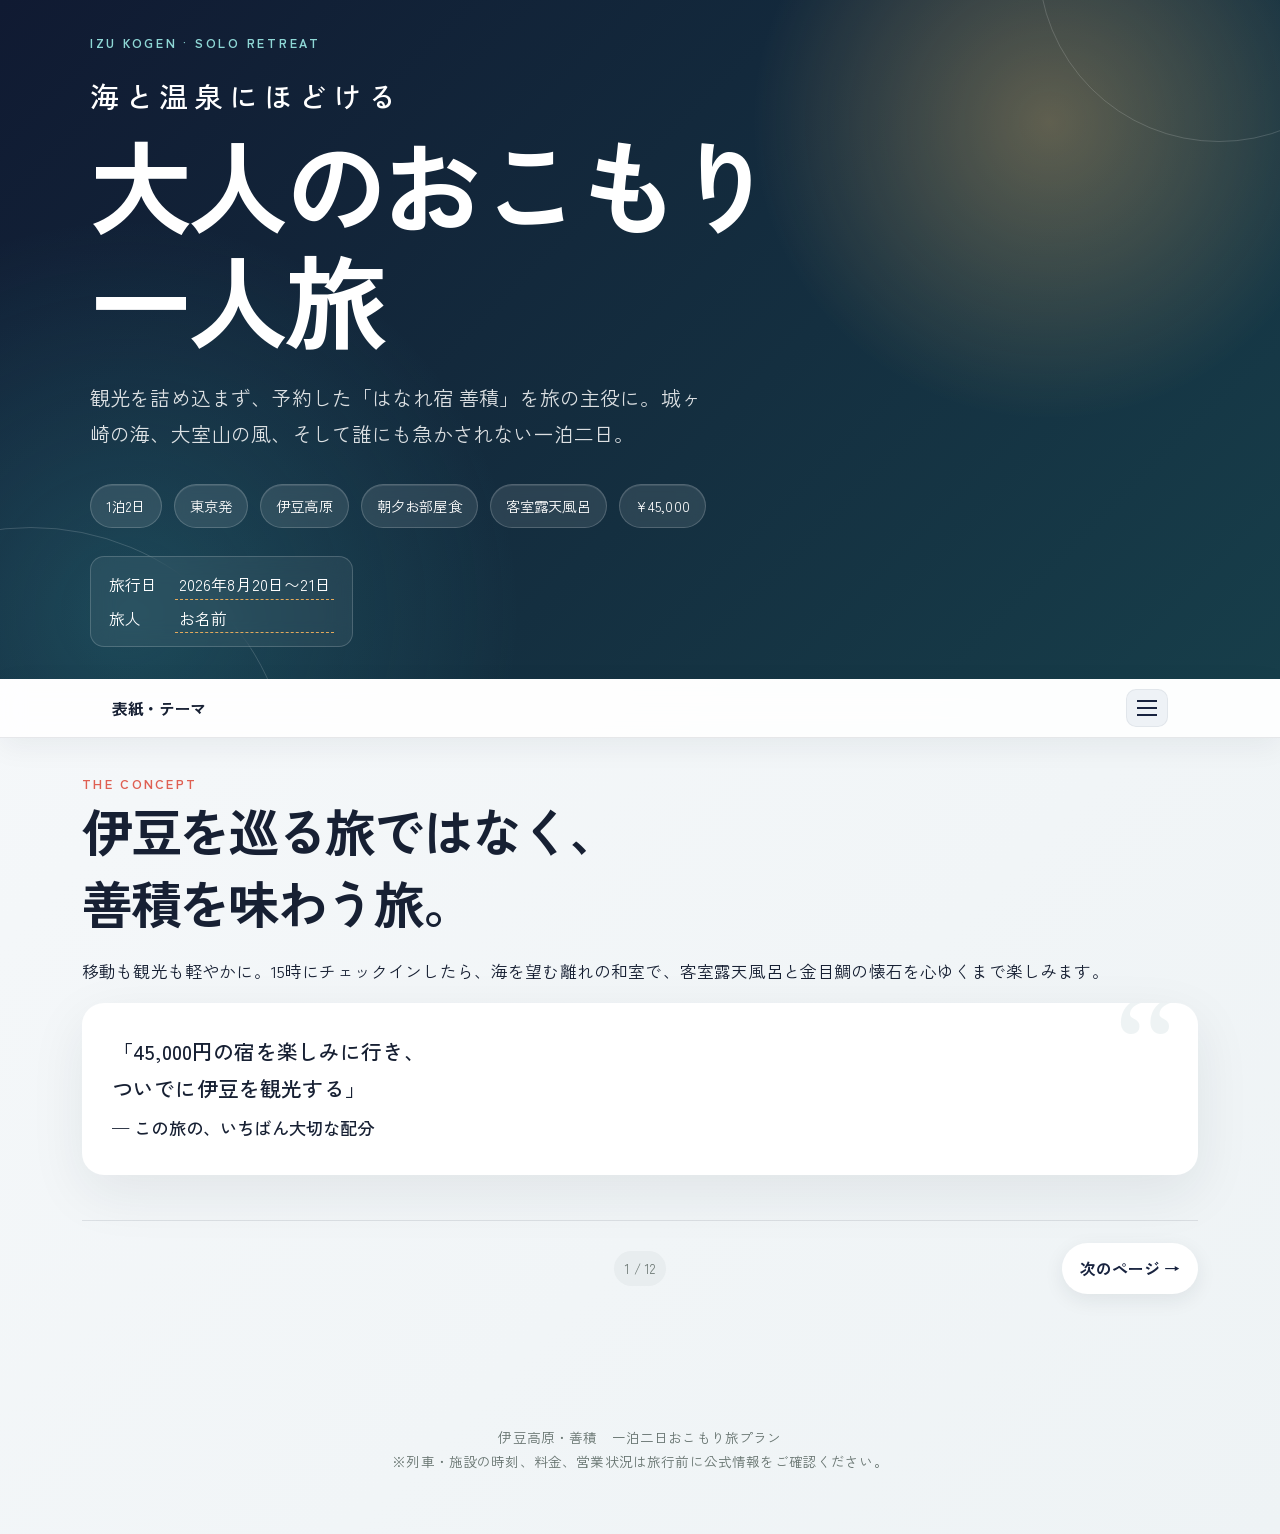
<file: travel/index.html>
<!doctype html>
<html lang="ja">
<head>
  <meta charset="utf-8">
  <meta name="viewport" content="width=device-width, initial-scale=1, viewport-fit=cover">
  <meta name="theme-color" content="#183c3a">
  <title>伊豆高原・善積｜大人のおこもり一人旅</title>
  <style>
    @import url('https://fonts.googleapis.com/css2?family=Noto+Serif+JP:wght@500;600;700&family=Zen+Kaku+Gothic+New:wght@400;500;700&display=swap');
    :root{--ink:#18302e;--deep:#173e3b;--sea:#2d6864;--mist:#e9f0eb;--paper:#f7f3e9;--gold:#bd8b42;--coral:#b6604d;--white:#fffdf8;--line:rgba(24,48,46,.14)}
    *{box-sizing:border-box}html{scroll-behavior:smooth}body{margin:0;background:var(--paper);color:var(--ink);font-family:"Zen Kaku Gothic New",sans-serif;line-height:1.8}a{color:inherit}
    .hero{min-height:88vh;position:relative;overflow:hidden;color:#fff;display:grid;place-items:center;padding:32px;background:linear-gradient(145deg,rgba(11,42,41,.95),rgba(38,89,83,.79)),radial-gradient(circle at 80% 20%,#e7b86b,transparent 35%)}
    .hero:before,.hero:after{content:"";position:absolute;border-radius:50%;border:1px solid rgba(255,255,255,.16)}.hero:before{width:70vw;height:70vw;left:-28vw;bottom:-52vw}.hero:after{width:40vw;height:40vw;right:-15vw;top:-18vw}
    .hero-inner{width:min(1100px,100%);position:relative;z-index:1}.eyebrow{letter-spacing:.22em;font-size:.78rem;color:#f1d7a6;font-weight:700}.hero h1{font-family:"Noto Serif JP",serif;font-size:clamp(2.7rem,8vw,6.6rem);line-height:1.12;margin:.25em 0}.hero h1 small{display:block;font-size:.28em;letter-spacing:.18em;margin-bottom:.8rem;font-family:"Zen Kaku Gothic New"}.lead{max-width:620px;font-size:clamp(1rem,2vw,1.25rem);color:rgba(255,255,255,.85)}
    .hero-meta{display:flex;flex-wrap:wrap;gap:12px;margin-top:32px}.pill{border:1px solid rgba(255,255,255,.3);padding:8px 15px;border-radius:99px;background:rgba(255,255,255,.08);backdrop-filter:blur(8px);font-size:.9rem}
    nav{position:sticky;top:0;z-index:9;background:rgba(247,243,233,.96);backdrop-filter:blur(12px);border-bottom:1px solid var(--line)}.nav-inner{max-width:1100px;margin:auto;display:flex;align-items:center;justify-content:space-between;padding:10px 22px;position:relative}.nav-current{font-family:"Noto Serif JP";font-weight:700}.menu-button{width:42px;height:38px;border:1px solid var(--line);border-radius:10px;background:var(--white);display:grid;place-content:center;gap:5px;cursor:pointer}.menu-button span{display:block;width:20px;height:2px;background:var(--deep);transition:.2s}.menu-button[aria-expanded="true"] span:nth-child(1){transform:translateY(7px) rotate(45deg)}.menu-button[aria-expanded="true"] span:nth-child(2){opacity:0}.menu-button[aria-expanded="true"] span:nth-child(3){transform:translateY(-7px) rotate(-45deg)}.nav-menu{position:absolute;right:22px;top:calc(100% + 8px);width:min(360px,calc(100vw - 44px));background:var(--white);border:1px solid var(--line);border-radius:16px;padding:10px;box-shadow:0 18px 50px rgba(24,48,46,.18);display:none;grid-template-columns:1fr 1fr;gap:4px}.nav-menu.open{display:grid}.nav-menu a{text-decoration:none;font-weight:700;font-size:.88rem;padding:10px 12px;border-radius:9px}.nav-menu a:hover,.nav-menu a.active{background:var(--mist);color:var(--coral)}
    main{max-width:1100px;margin:auto;padding:76px 22px}.intro{display:grid;grid-template-columns:1.1fr .9fr;gap:48px;align-items:center;margin-bottom:96px}.intro h2,.section-title{font-family:"Noto Serif JP",serif;font-size:clamp(2rem,4vw,3.4rem);line-height:1.4;margin:0}.intro p{font-size:1.05rem}.quote{padding:30px;border-left:4px solid var(--gold);background:var(--white);box-shadow:0 16px 45px rgba(32,61,56,.08);font-family:"Noto Serif JP",serif;font-size:1.3rem}
    .section-head{display:flex;justify-content:space-between;align-items:end;gap:20px;margin:82px 0 30px}.day-label{color:var(--coral);font-weight:700;letter-spacing:.15em;font-size:.8rem}.section-note{color:#64716e;font-size:.9rem;max-width:320px}
    .timeline{position:relative;margin-left:18px}.timeline:before{content:"";position:absolute;left:11px;top:10px;bottom:10px;width:1px;background:var(--sea)}.event{display:grid;grid-template-columns:48px 90px 1fr;gap:18px;margin:0 0 13px;position:relative}.dot{width:23px;height:23px;border-radius:50%;background:var(--paper);border:6px solid var(--sea);margin-top:23px;z-index:1}.time{font-weight:700;color:var(--sea);padding-top:20px}.card{background:var(--white);border:1px solid var(--line);border-radius:18px;padding:20px 24px;transition:.2s}.card:hover{transform:translateY(-2px);box-shadow:0 14px 35px rgba(32,61,56,.09)}.card h3{font-family:"Noto Serif JP";margin:0 0 4px;font-size:1.25rem}.card p{margin:0;color:#53615f}.main-event .card{background:var(--deep);color:white;border:0}.main-event .card p{color:rgba(255,255,255,.76)}.main-event .dot{border-color:var(--gold)}
    .stay{margin:90px 0;background:var(--deep);color:#fff;border-radius:28px;overflow:hidden;display:grid;grid-template-columns:1fr 1fr}.stay-copy{padding:clamp(30px,6vw,64px)}.stay-copy h2{font-family:"Noto Serif JP";font-size:clamp(2rem,4vw,3.5rem);margin:0}.stay-copy p{color:rgba(255,255,255,.75)}.stay-list{padding:clamp(30px,6vw,64px);background:linear-gradient(145deg,rgba(255,255,255,.05),rgba(189,139,66,.18));display:grid;gap:12px}.stay-list div{border-bottom:1px solid rgba(255,255,255,.16);padding:10px 0;display:flex;gap:15px}.stay-list b{color:#efcd91;min-width:58px}
    .options{display:grid;grid-template-columns:repeat(2,1fr);gap:18px}.option{background:var(--white);padding:26px;border-radius:18px;border:1px solid var(--line)}.option span{color:var(--coral);font-weight:700;font-size:.8rem}.option h3{font-family:"Noto Serif JP";font-size:1.35rem;margin:4px 0}.option p{margin:0;color:#5a6764}
    .check-area{margin-top:90px;padding:clamp(28px,5vw,52px);background:#e4ece7;border-radius:28px}.checks{display:grid;grid-template-columns:repeat(2,1fr);gap:10px 24px;margin-top:24px}.checks label{background:rgba(255,255,255,.65);padding:13px 16px;border-radius:10px;cursor:pointer}.checks input{accent-color:var(--deep);margin-right:9px}
    .actions{display:flex;gap:12px;margin-top:26px}.btn{border:0;border-radius:99px;padding:12px 19px;background:var(--deep);color:#fff;font:inherit;font-weight:700;cursor:pointer}.btn.secondary{background:transparent;color:var(--ink);border:1px solid var(--ink)}
    .info-grid{display:grid;grid-template-columns:repeat(3,1fr);gap:14px;margin:28px 0 70px}.info-box{background:var(--white);border:1px solid var(--line);border-radius:16px;padding:18px}.info-box b{display:block;color:var(--coral);font-size:.75rem;letter-spacing:.1em}.info-box span{font-family:"Noto Serif JP";font-size:1.08rem}.editable{outline:none;border-bottom:1px dashed var(--gold);min-width:6em;display:inline-block;padding:0 .2em}.detail-grid{display:grid;grid-template-columns:1fr 1fr;gap:18px}.detail{background:var(--white);padding:24px;border-radius:18px;border:1px solid var(--line)}.detail h3{font-family:"Noto Serif JP";margin:0 0 12px}.detail dl{margin:0;display:grid;grid-template-columns:95px 1fr;gap:7px 10px;font-size:.92rem}.detail dt{font-weight:700;color:var(--sea)}.detail dd{margin:0}.route{display:flex;align-items:center;gap:8px;flex-wrap:wrap;margin:11px 0}.route i{font-style:normal;color:var(--gold);font-weight:700}.notice{margin:22px 0;padding:17px 20px;border-radius:12px;background:#fff4df;border-left:4px solid var(--gold);font-size:.92rem}.budget{width:100%;border-collapse:collapse;background:var(--white);border-radius:16px;overflow:hidden}.budget th,.budget td{padding:13px 16px;border-bottom:1px solid var(--line);text-align:left}.budget th{background:var(--deep);color:#fff}.budget td:last-child{text-align:right;font-weight:700}.plan-b{padding:22px;border-radius:16px;background:#eef1ed;margin-top:18px}.links a{display:inline-block;margin:4px 8px 4px 0;color:var(--sea);font-weight:700}.small{font-size:.82rem;color:#687470}.stamp{font-family:"Noto Serif JP";border:1px solid rgba(255,255,255,.35);padding:13px 18px;margin-top:28px;display:inline-grid;grid-template-columns:auto auto;gap:4px 18px;background:rgba(255,255,255,.06)}
    .walk-grid{display:grid;gap:22px}.walk-card{background:var(--white);border:1px solid var(--line);border-radius:22px;padding:clamp(22px,4vw,34px)}.walk-top{display:flex;justify-content:space-between;gap:20px;align-items:start}.walk-top h3{font-family:"Noto Serif JP";font-size:1.55rem;margin:0}.walk-tags{display:flex;gap:7px;flex-wrap:wrap;margin-top:9px}.walk-tags span{font-size:.77rem;border-radius:99px;background:var(--mist);padding:5px 10px;font-weight:700}.walk-level{white-space:nowrap;color:var(--coral);font-weight:700}.walk-steps{display:grid;grid-template-columns:repeat(5,1fr);margin:28px 0 18px}.walk-step{position:relative;padding:28px 10px 0;text-align:center;font-size:.84rem;font-weight:700}.walk-step:before{content:"";position:absolute;left:0;right:0;top:9px;height:2px;background:#c7d2cd}.walk-step:after{content:"";position:absolute;top:3px;left:calc(50% - 7px);width:14px;height:14px;border-radius:50%;background:var(--sea);border:3px solid var(--white)}.walk-notes{display:grid;grid-template-columns:1fr 1fr;gap:12px;font-size:.9rem}.walk-notes div{padding:13px 15px;background:#f3f1e9;border-radius:10px}.walk-notes b{color:var(--sea)}
    .view-toggle{margin-left:auto;border:1px solid var(--deep);background:var(--deep);color:#fff;border-radius:99px;padding:6px 13px;font:inherit;font-size:.78rem;font-weight:700;cursor:pointer;white-space:nowrap}.tap-hint{display:none;text-align:right;color:#76817e;font-size:.76rem;margin-top:5px}
    body.compact .hero{min-height:48vh}.compact main{padding-top:36px}.compact .intro{margin-bottom:42px}.compact .section-head{margin:42px 0 18px}.compact .stay{margin:46px 0}.compact .event{margin-bottom:7px}.compact .event .card{padding:12px 18px;cursor:pointer}.compact .event .dot{margin-top:15px}.compact .event .time{padding-top:12px}.compact .event .card p{display:none}.compact .event.open .card p{display:block;margin-top:6px}.compact .walk-grid{grid-template-columns:repeat(3,1fr);gap:12px}.compact .walk-card{padding:20px;cursor:pointer}.compact .walk-card .walk-steps,.compact .walk-card .walk-notes{display:none}.compact .walk-card.open{grid-column:1/-1}.compact .walk-card.open .walk-steps{display:grid}.compact .walk-card.open .walk-notes{display:grid}.compact .walk-top{display:block}.compact .walk-level{margin-top:8px}.compact .tap-hint{display:block}.compact .check-area{margin-top:45px}.compact .info-grid{margin-bottom:30px}.compact .detail-grid .detail{padding:18px}
    body.paged .hero{display:none}body.paged.home-page .hero{display:grid;min-height:48vh}body.paged main{padding-top:34px;min-height:72vh}body.paged main>section{display:none}body.paged main>section.page-active{display:block;animation:pageIn .22s ease}body.paged .section-head{margin-top:18px}body.paged .intro{margin-bottom:20px}body.paged nav a.active{color:var(--coral);border-bottom:2px solid var(--coral)}.page-controls{display:flex;justify-content:space-between;align-items:center;gap:14px;margin:45px 0 5px;padding-top:22px;border-top:1px solid var(--line)}.page-controls button{border:1px solid var(--deep);border-radius:99px;background:transparent;color:var(--deep);padding:9px 16px;font:inherit;font-weight:700;cursor:pointer}.page-controls button:hover{background:var(--deep);color:#fff}.page-count{font-size:.82rem;color:#687470}@keyframes pageIn{from{opacity:0;transform:translateY(7px)}to{opacity:1;transform:none}}
    /* Modern travel-app theme */
    :root{--ink:#172033;--deep:#18233f;--sea:#256b77;--mist:#edf3f5;--paper:#f4f6f8;--gold:#e2a95c;--coral:#e05f52;--white:#ffffff;--line:rgba(23,32,51,.1)}
    body{background:linear-gradient(135deg,#f7f9fb 0%,#eef3f5 100%);font-family:"Zen Kaku Gothic New",system-ui,sans-serif;letter-spacing:.01em}.hero{min-height:62vh;background:radial-gradient(circle at 82% 18%,rgba(255,196,111,.32),transparent 25%),radial-gradient(circle at 10% 90%,rgba(62,180,184,.24),transparent 30%),linear-gradient(135deg,#101a32 0%,#173e4a 100%)}.hero:before{width:520px;height:520px;left:-230px;bottom:-370px}.hero:after{width:360px;height:360px;right:-120px;top:-220px}.hero h1{font-family:"Zen Kaku Gothic New",sans-serif;font-weight:700;letter-spacing:-.045em}.hero h1 small{font-weight:500;letter-spacing:.2em}.eyebrow{color:#8ed7d5}.pill{background:rgba(255,255,255,.1);border-color:rgba(255,255,255,.18);box-shadow:inset 0 1px rgba(255,255,255,.1)}.stamp{font-family:inherit;border-radius:14px;border-color:rgba(255,255,255,.18);backdrop-filter:blur(12px)}
    nav{background:rgba(255,255,255,.86);box-shadow:0 8px 30px rgba(23,32,51,.06)}.nav-current{font-family:inherit;letter-spacing:-.02em}.menu-button{border:0;background:#eef2f6;box-shadow:inset 0 0 0 1px rgba(23,32,51,.06)}.nav-menu{border:0;border-radius:18px;box-shadow:0 24px 70px rgba(23,32,51,.18);padding:12px}.nav-menu a{border-radius:11px;font-weight:500}.nav-menu a:hover,.nav-menu a.active{background:#edf4f5;color:#16717a}
    main{max-width:1160px}.intro h2,.section-title{font-family:"Zen Kaku Gothic New",sans-serif;font-weight:700;letter-spacing:-.045em}.day-label{color:#df5f52;letter-spacing:.18em}.quote{border:0;border-radius:22px;box-shadow:0 18px 55px rgba(23,32,51,.08);font-family:inherit;font-weight:500;position:relative;overflow:hidden}.quote:before{content:'“';position:absolute;right:20px;top:-30px;font-size:9rem;line-height:1;color:rgba(37,107,119,.08);font-family:serif}
    .card,.detail,.option,.info-box,.walk-card{border:0;box-shadow:0 10px 35px rgba(23,32,51,.055)}.card{border-radius:16px}.card h3,.detail h3,.option h3,.walk-top h3{font-family:inherit;letter-spacing:-.025em}.main-event .card{background:linear-gradient(135deg,#18233f,#174b58);box-shadow:0 16px 42px rgba(24,35,63,.2)}.timeline:before{background:#c7d5d7}.dot{border-color:#2b7e86;background:#f4f6f8}.main-event .dot{border-color:#eead58}.stay{background:linear-gradient(135deg,#151f38,#174b58);border-radius:26px;box-shadow:0 22px 70px rgba(23,32,51,.16)}.stay-copy h2{font-family:inherit;letter-spacing:-.04em}.stay-list{background:linear-gradient(145deg,rgba(255,255,255,.04),rgba(73,190,181,.12))}.stay-list b{color:#8ed7d5}
    .info-box{border-radius:14px}.editable{border-bottom-color:#e2a95c}.notice{border:0;border-left:4px solid #e2a95c;background:#fff7e8;border-radius:12px}.walk-tags span{background:#edf4f5;color:#286b73}.walk-step:after{background:#2b7e86}.walk-notes div,.plan-b{background:#eef3f5}.budget{box-shadow:0 12px 40px rgba(23,32,51,.06)}.budget th{background:#18233f}.check-area{background:linear-gradient(135deg,#e6f0f0,#edf1f7);box-shadow:inset 0 0 0 1px rgba(23,32,51,.05)}.checks label{background:rgba(255,255,255,.8);box-shadow:0 4px 14px rgba(23,32,51,.035)}.btn{background:#18233f}.page-controls button{border:0;background:#fff;box-shadow:0 6px 20px rgba(23,32,51,.08);padding:11px 18px}.page-controls button:hover{background:#18233f}.page-count{background:#e8edef;padding:6px 11px;border-radius:99px}.links a{color:#18727b}.section-note{color:#6d7789}
    footer{text-align:center;padding:35px 20px 60px;color:#66736f;font-size:.85rem}
    @media(max-width:720px){.hero{min-height:78vh}.intro,.stay{grid-template-columns:1fr}.section-head{display:block}.section-note{margin-top:8px}.event{grid-template-columns:36px 62px 1fr;gap:8px}.timeline{margin-left:0}.timeline:before{left:11px}.card{padding:17px}.options,.checks,.detail-grid,.walk-notes{grid-template-columns:1fr}.info-grid{grid-template-columns:1fr 1fr}.stay{border-radius:20px}.hero-meta{gap:7px}.pill{font-size:.8rem}.detail dl{grid-template-columns:80px 1fr}.walk-top{display:block}.walk-level{margin-top:8px}.walk-steps{grid-template-columns:1fr;margin-left:12px}.walk-step{text-align:left;padding:4px 0 16px 28px}.walk-step:before{left:6px;top:0;bottom:0;width:2px;height:auto;right:auto}.walk-step:after{left:0;top:7px}.compact .walk-grid{grid-template-columns:1fr}.compact .walk-card.open{grid-column:auto}.compact .hero{min-height:52vh}.nav-menu{grid-template-columns:1fr 1fr}}
    @media(max-width:480px){
      html{font-size:15px}body{line-height:1.7;overflow-x:hidden}.hero{padding:calc(28px + env(safe-area-inset-top)) 18px 30px}.hero-inner{width:100%}body.paged.home-page .hero{min-height:52svh}.hero h1{font-size:clamp(2.25rem,12vw,3.3rem);line-height:1.08;margin:.32em 0}.hero h1 small{font-size:.3em;margin-bottom:.65rem}.lead{font-size:.95rem;line-height:1.7}.hero-meta{margin-top:20px}.pill{padding:6px 10px;font-size:.73rem}.stamp{width:100%;grid-template-columns:58px 1fr;padding:11px 13px;font-size:.84rem;margin-top:20px}
      .nav-inner{padding:9px max(16px,env(safe-area-inset-right)) 9px max(16px,env(safe-area-inset-left));min-height:56px}.nav-current{font-size:.95rem}.menu-button{width:44px;height:40px}.nav-menu{position:fixed;top:66px;left:12px;right:12px;width:auto;max-height:calc(100svh - 82px);overflow-y:auto;grid-template-columns:1fr 1fr;padding:8px}.nav-menu a{padding:11px 10px;font-size:.86rem}
      body.paged main{padding:22px 14px calc(34px + env(safe-area-inset-bottom));min-height:calc(100svh - 56px)}.section-head{margin:6px 0 18px!important}.section-title,.intro h2{font-size:clamp(1.65rem,8.2vw,2.2rem);line-height:1.28}.section-note{font-size:.82rem}.day-label{font-size:.7rem}.intro{gap:16px}.intro p{font-size:.95rem}.quote{padding:20px;font-size:1.05rem;border-radius:16px}.quote:before{font-size:6rem}
      .info-grid{grid-template-columns:1fr;gap:9px;margin:18px 0 24px}.info-box{padding:13px 15px}.info-box span{font-size:1rem}.detail-grid{gap:11px}.detail{padding:17px;border-radius:15px}.detail dl{grid-template-columns:72px minmax(0,1fr);font-size:.84rem;gap:8px}.detail dd,.editable{overflow-wrap:anywhere}.notice{padding:13px 14px;margin:15px 0;font-size:.84rem}
      .timeline{margin-left:0}.timeline:before{left:8px}.event{grid-template-columns:26px 50px minmax(0,1fr);gap:5px;margin-bottom:10px}.dot{width:18px;height:18px;border-width:5px;margin-top:17px}.time{font-size:.76rem;padding-top:14px}.card{padding:13px 14px;border-radius:14px}.card h3{font-size:1.02rem;line-height:1.4}.card p{font-size:.84rem;line-height:1.65}
      .stay{margin:10px 0;border-radius:17px}.stay-copy,.stay-list{padding:22px 18px}.stay-copy h2{font-size:1.8rem}.stay-list{gap:7px}.stay-list div{font-size:.86rem;padding:8px 0}.stay-list b{min-width:50px}.options{gap:10px}.option{padding:18px}.option h3{font-size:1.15rem}
      .walk-grid{gap:12px}.walk-card{padding:17px;border-radius:16px}.walk-top h3{font-size:1.2rem;line-height:1.4}.walk-tags{gap:5px}.walk-tags span{font-size:.68rem;padding:4px 7px}.walk-level{font-size:.8rem}.walk-notes{gap:8px}.walk-notes div{padding:11px 12px;font-size:.82rem}.walk-steps{margin-top:20px}.walk-step{font-size:.79rem}
      .budget{table-layout:fixed;font-size:.76rem}.budget th,.budget td{padding:10px 7px;overflow-wrap:anywhere}.budget th:nth-child(1),.budget td:nth-child(1){width:25%}.budget th:nth-child(2),.budget td:nth-child(2){width:43%}.budget th:nth-child(3),.budget td:nth-child(3){width:32%}.plan-b{padding:16px;font-size:.86rem}.check-area{margin-top:0;padding:20px 15px;border-radius:17px}.checks{grid-template-columns:1fr;gap:7px;margin-top:17px}.checks label{padding:11px 12px;font-size:.86rem}.actions{flex-direction:column}.btn{width:100%;min-height:44px}.links a{display:block;margin:0 0 8px;padding:10px 12px;background:#edf4f5;border-radius:10px;text-decoration:none}
      .page-controls{margin-top:28px;padding-top:16px;gap:7px}.page-controls button{padding:10px 11px;font-size:.78rem;min-height:42px}.page-count{font-size:.7rem;padding:5px 8px;white-space:nowrap}footer{padding:22px 16px calc(30px + env(safe-area-inset-bottom));font-size:.72rem}
    }
    @media print{nav,.actions{display:none}.hero{min-height:auto;padding:60px 30px}.hero h1{font-size:3rem}main{padding-top:35px}.card{break-inside:avoid}.stay{break-inside:avoid}.check-area{break-inside:avoid}}
  </style>
</head>
<body>
  <header class="hero">
    <div class="hero-inner">
      <div class="eyebrow">IZU KOGEN · SOLO RETREAT</div>
      <h1><small>海と温泉にほどける</small>大人のおこもり<br>一人旅</h1>
      <p class="lead">観光を詰め込まず、予約した「はなれ宿 善積」を旅の主役に。城ヶ崎の海、大室山の風、そして誰にも急かされない一泊二日。</p>
      <div class="hero-meta"><span class="pill">1泊2日</span><span class="pill">東京発</span><span class="pill">伊豆高原</span><span class="pill">朝夕お部屋食</span><span class="pill">客室露天風呂</span><span class="pill">¥45,000</span></div>
      <div class="stamp"><span>旅行日</span><span class="editable" contenteditable="true" data-save="date">2026年8月20日〜21日</span><span>旅人</span><span class="editable" contenteditable="true" data-save="name">お名前</span></div>
    </div>
  </header>
  <nav><div class="nav-inner"><span class="nav-current" id="navCurrent">表紙・テーマ</span><button class="menu-button" id="menuButton" type="button" aria-label="メニューを開く" aria-expanded="false"><span></span><span></span><span></span></button><div class="nav-menu" id="navMenu"><a href="#concept">表紙・テーマ</a><a href="#booking">予約情報</a><a href="#day1">1日目</a><a href="#route-note">移動案内</a><a href="#stay">善積</a><a href="#day2">2日目</a><a href="#lunch">食事</a><a href="#walks">散策</a><a href="#budget">予算</a><a href="#plan-b">雨天案</a><a href="#memo">持ち物</a><a href="#useful-links">リンク</a></div></div></nav>
  <main>
    <section class="intro" id="concept">
      <div><div class="day-label">THE CONCEPT</div><h2>伊豆を巡る旅ではなく、<br>善積を味わう旅。</h2><p>移動も観光も軽やかに。15時にチェックインしたら、海を望む離れの和室で、客室露天風呂と金目鯛の懐石を心ゆくまで楽しみます。</p></div>
      <div class="quote">「45,000円の宿を楽しみに行き、<br>ついでに伊豆を観光する」<br><small>— この旅の、いちばん大切な配分</small></div>
    </section>

    <section id="booking">
      <div class="section-head"><div><div class="day-label">BOOKING SHEET</div><h2 class="section-title">予約・基本情報</h2></div><p class="section-note">点線部分はクリックして入力できます。入力内容はこのブラウザに保存されます。</p></div>
      <div class="info-grid">
        <div class="info-box"><b>宿泊日</b><span class="editable" contenteditable="true" data-save="staydate">2026年8月20日（木）</span></div>
        <div class="info-box"><b>予約番号</b><span class="editable" contenteditable="true" data-save="reserve">未記入</span></div>
        <div class="info-box"><b>宿泊料金</b><span>45,000円</span></div>
        <div class="info-box"><b>往路列車</b><span class="editable" contenteditable="true" data-save="train1">普通列車（予約不要）</span></div>
        <div class="info-box"><b>復路列車・予約済</b><span class="editable" contenteditable="true" data-save="train2">踊り子66号</span></div>
        <div class="info-box"><b>客室</b><span class="editable" contenteditable="true" data-save="room">当日確認</span></div>
      </div>
      <div class="detail-grid">
        <article class="detail"><h3>はなれ宿 善積</h3><dl><dt>住所</dt><dd>〒413-0234 静岡県伊東市伊豆高原南大室台4-24</dd><dt>電話</dt><dd><a href="tel:0557553131">0557-55-3131</a>（受付14:00〜20:00）</dd><dt>安い行き方</dt><dd>東海バス「池中野」下車、徒歩約3分</dd><dt>予備手段</dt><dd>伊豆高原駅からタクシー約8分</dd><dt>予約プラン</dt><dd>大人のおこもり一人旅／露天風呂付離れ客室／金目鯛と旬の懐石／朝夕お部屋食</dd><dt>滞在目安</dt><dd>15:00チェックイン、11:00チェックアウト</dd></dl></article>
        <article class="detail"><h3>列車予約メモ</h3><dl><dt>往路</dt><dd><span class="editable" contenteditable="true" data-save="outbound">蒲田 → 川崎 → 熱海 → 伊東 → 伊豆高原（普通列車）</span></dd><dt>復路</dt><dd><span class="editable" contenteditable="true" data-save="inbound">8/21（金）伊豆高原17:33発 → 品川19:42着／踊り子66号・予約済</span></dd><dt>品川から</dt><dd>京浜東北線で蒲田へ。20:00頃の到着を想定。</dd><dt>確認</dt><dd>予約した座席番号、チケットレス特急券の内容、乗車用ICカードを前日までに確認。</dd></dl></article>
      </div>
      <div class="notice"><b>復路予約済：</b>2026年8月21日（金）、踊り子66号。伊豆高原17:33発、品川19:42着です。発車時刻の30分前には伊豆高原駅へ戻ります。</div>
    </section>

    <section id="day1">
      <div class="section-head"><div><div class="day-label">DAY 01 · RETREAT</div><h2 class="section-title">まっすぐ善積へ</h2></div><p class="section-note">初日は移動と軽い昼食だけ。15時から宿のおこもり時間を最大限楽しみます。</p></div>
      <div class="timeline">
        <div class="event"><div class="dot"></div><div class="time">7:30頃</div><div class="card"><h3>蒲田駅を出発</h3><p>京浜東北線で川崎へ。普通列車のみなので予約不要。Suica／PASMOでそのまま乗車できます。</p></div></div>
        <div class="event"><div class="dot"></div><div class="time">7:40頃</div><div class="card"><h3>川崎で東海道線へ</h3><p>熱海行き、または小田原方面行きに乗車。熱海まで約1時間半のため、座れそうな車両を選びます。</p></div></div>
        <div class="event"><div class="dot"></div><div class="time">9:30頃</div><div class="card"><h3>熱海で伊東線へ</h3><p>伊東行きまたは伊豆急下田行きへ。伊豆急下田行きなら伊東で乗り換えず、伊豆高原まで直通です。</p></div></div>
        <div class="event"><div class="dot"></div><div class="time">11:10</div><div class="card"><h3>伊豆高原駅に到着</h3><p>改札、東海バスの乗り場、帰りの踊り子の乗り場を確認。初日は荷物を持ったまま昼食へ。</p></div></div>
        <div class="event main-event"><div class="dot"></div><div class="time">11:30</div><div class="card"><h3>本家鮪屋で昼食</h3><p>伊豆高原駅から徒歩約7分。鮪と地魚の専門店で、海鮮丼や鮪料理を楽しみます。夜は懐石なので、ご飯の大盛りや追加料理は控えめに。</p></div></div>
        <div class="event"><div class="dot"></div><div class="time">12:40</div><div class="card"><h3>駅周辺で休憩・お土産下見</h3><p>食後は伊豆高原駅へ徒歩で戻り、バスの時刻まで休憩。帰りに買うお土産も確認しておきます。</p></div></div>
        <div class="event"><div class="dot"></div><div class="time">14:20頃</div><div class="card"><h3>バスで善積へ</h3><p>伊豆高原駅から東海バスで「池中野」へ。バス停から善積まで徒歩約3分。実際のバス時刻に合わせて駅を出発します。</p></div></div>
        <div class="event main-event"><div class="dot"></div><div class="time">15:00</div><div class="card"><h3>はなれ宿 善積にチェックイン</h3><p>ここからが旅の本番。以後は宿から出ず、離れの客室で静かに過ごします。</p></div></div>
      </div>
    </section>

    <section id="route-note">
      <div class="section-head"><div><div class="day-label">DAY 1 · ROUTE NOTE</div><h2 class="section-title">移動の要点</h2></div></div>
      <div class="detail-grid"><article class="detail"><h3>蒲田から伊豆高原</h3><div class="route"><span>蒲田</span><i>→</i><span>川崎</span><i>→</i><span>熱海</span><i>→</i><span>伊東</span><i>→</i><span>伊豆高原</span></div><p class="small">普通列車で片道約3時間・約3,000円。熱海発の伊豆急下田行きなら、伊東で乗り換えず伊豆高原まで直通です。</p></article><article class="detail"><h3>初日の節約ルート</h3><div class="route"><span>伊豆高原駅</span><i>→ 東海バス →</i><span>池中野</span><i>→ 徒歩3分 →</i><span>善積</span></div><p class="small">城ヶ崎海岸は2日目へ移動。初日は荷物を預け直す手間もなく、宿へ早めに向かいます。</p></article></div>
    </section>

    <section class="stay" id="stay">
      <div class="stay-copy"><div class="day-label" style="color:#efcd91">PRIVATE RYOKAN TIME</div><h2>何もしない、を<br>丁寧に楽しむ。</h2><p>海一望の露天風呂、和室、朝夕の部屋食。時間を埋めるのではなく、余白を味わう夜です。</p></div>
      <div class="stay-list"><div><b>15:15</b><span>部屋でひと息 → 最初の露天風呂</span></div><div><b>16:00</b><span>海を眺めて、ごろごろ</span></div><div><b>17:00</b><span>夕暮れ前に、もう一度温泉</span></div><div><b>18:00</b><span>金目鯛と旬の懐石を部屋で</span></div><div><b>20:00</b><span>食後の休憩、お酒や読書</span></div><div><b>21:00</b><span>夜の客室露天風呂</span></div><div><b>22:00〜</b><span>好きなだけ静かな夜を</span></div></div>
    </section>

    <section id="day2">
      <div class="section-head"><div><div class="day-label">DAY 02 · SKY & SEA</div><h2 class="section-title">大室山から、城ヶ崎海岸へ</h2></div><p class="section-note">山頂の風景を楽しんだ後、海岸の吊橋へ。17:33発までに駅へ戻ります。</p></div>
      <div class="timeline">
        <div class="event main-event"><div class="dot"></div><div class="time">7:00</div><div class="card"><h3>海を眺めながら朝風呂</h3><p>一人旅だからこそ、目覚めた時間にそのまま露天風呂へ。</p></div></div>
        <div class="event"><div class="dot"></div><div class="time">8:00</div><div class="card"><h3>部屋で朝食</h3><p>朝食 → コーヒー → ごろごろ → 最後にもう一度温泉。</p></div></div>
        <div class="event"><div class="dot"></div><div class="time">10:30</div><div class="card"><h3>ゆっくりチェックアウト</h3><p>標準チェックアウトの11時近くまで滞在して大丈夫。</p></div></div>
        <div class="event"><div class="dot"></div><div class="time">11:10</div><div class="card"><h3>路線バスで大室山へ</h3><p>善積から「池中野」バス停まで徒歩約3分。東海バスで大室山・シャボテン公園方面へ向かいます。荷物は携行し、大室山観光後に伊豆高原駅のロッカーへ預けます。</p></div></div>
        <div class="event"><div class="dot"></div><div class="time">11:30</div><div class="card"><h3>大室山・お鉢めぐり</h3><p>往復リフト1,000円。標高580mの山頂遊歩道は約1km、20〜30分。写真と休憩を含めて約75分確保。</p></div></div>
        <div class="event"><div class="dot"></div><div class="time">12:50</div><div class="card"><h3>軽めの昼食</h3><p>城ヶ崎海岸を歩くため、蕎麦や軽食を選択。長居せず、13:40頃までの出発を目安にします。</p></div></div>
        <div class="event"><div class="dot"></div><div class="time">13:40</div><div class="card"><h3>城ヶ崎海岸へ移動</h3><p>東海バスの海洋公園方面便、または伊豆高原駅経由で移動。駅経由の場合は荷物をロッカーへ預け、伊豆急行で城ヶ崎海岸駅へ1駅・190円。</p></div></div>
        <div class="event"><div class="dot"></div><div class="time">14:30</div><div class="card"><h3>門脇つり橋・灯台を散策</h3><p>吊橋と灯台を中心に45〜60分。城ヶ崎海岸駅から歩く場合は片道約35分なので、16:15頃までに駅へ戻れるよう折り返します。</p></div></div>
        <div class="event"><div class="dot"></div><div class="time">16:30</div><div class="card"><h3>伊豆高原駅へ戻る</h3><p>城ヶ崎海岸駅から普通列車で1駅。ロッカーの荷物を回収し、お土産と車内用の飲み物を購入します。</p></div></div>
        <div class="event main-event"><div class="dot"></div><div class="time">17:33</div><div class="card"><h3>予約済みの踊り子66号へ</h3><p>伊豆高原17:33発、品川19:42着。品川で京浜東北線の大船方面行きに乗り換え、蒲田には20:00頃到着予定です。</p></div></div>
      </div>
      <div class="notice"><b>時間の注意：</b>城ヶ崎海岸駅16:22頃発の普通列車を目安に伊豆高原駅へ戻ります。列車・バスの正式な時刻は当日確認し、16:30を過ぎそうなら海岸散策を短縮してください。</div>
    </section>

    <section id="lunch">
      <div class="section-head"><div><div class="day-label">LUNCH OPTIONS</div><h2 class="section-title">食事の選び方</h2></div></div>
      <div class="options"><article class="option"><span>DAY 1 · CONFIRMED</span><h3>本家鮪屋</h3><p>11:30開店に合わせて入店。伊豆高原駅から徒歩約7分。住所：伊東市八幡野1069-4／電話：0557-54-3088。ランチは15:30まで、ラストオーダー14:45です。</p></article><article class="option"><span>DAY 2 · LIGHT</span><h3>蕎麦または軽食</h3><p>大室山の後に城ヶ崎海岸を歩くため、2日目は短時間で軽めの昼食にします。</p></article></div>
    </section>

    <section id="walks">
      <div class="section-head"><div><div class="day-label">WALKING COURSES</div><h2 class="section-title">伊豆を歩く、3つの散策</h2></div><p class="section-note">8月の暑さを考え、長距離縦走ではなく見どころを絞ったコースです。</p></div>
      <div class="walk-grid">
        <article class="walk-card">
          <div class="walk-top"><div><h3>① 城ヶ崎・絶景コンパクトコース</h3><div class="walk-tags"><span>8月21日</span><span>約1km</span><span>45〜60分</span><span>トイレ・自販機あり</span></div></div><div class="walk-level">難易度 ★★☆</div></div>
          <div class="walk-steps"><div class="walk-step">城ヶ崎海岸<br>バス下車</div><div class="walk-step">門脇埼灯台<br>展望台</div><div class="walk-step">門脇つり橋<br>長さ48m</div><div class="walk-step">海岸遊歩道<br>溶岩地形</div><div class="walk-step">バス停へ戻る<br>伊豆高原方面</div></div>
          <div class="walk-notes"><div><b>見どころ：</b>高さ約23mの吊橋、灯台からの相模灘、約4,000年前の噴火でできた溶岩海岸。</div><div><b>短縮：</b>暑い・雨・足元が悪い場合は「駐車場→灯台→吊橋→駐車場」の20〜30分で十分です。</div><div><b>足元：</b>石や木の根があるためスニーカー推奨。写真撮影中も崖際と足元に注意。</div><div><b>休憩：</b>門脇駐車場周辺にトイレ、売店、自販機。歩く前に飲み物を用意します。</div></div>
        </article>
        <article class="walk-card">
          <div class="walk-top"><div><h3>② 大室山・お鉢めぐりコース</h3><div class="walk-tags"><span>8月21日</span><span>約1km</span><span>45〜60分</span><span>標高580m</span></div></div><div class="walk-level">難易度 ★★☆</div></div>
          <div class="walk-steps"><div class="walk-step">山麓駅<br>往復券購入</div><div class="walk-step">リフト約6分<br>山頂駅</div><div class="walk-step">浅間神社<br>火口東側</div><div class="walk-step">山頂・三角点<br>最高地点</div><div class="walk-step">一周完了<br>リフト下山</div></div>
          <div class="walk-notes"><div><b>歩き方：</b>山頂遊歩道を一周。公式所要20〜30分ですが、写真と休憩を含め45〜60分確保。</div><div><b>景色：</b>晴天なら富士山、相模湾、伊豆諸島、天城連山を一望できます。</div><div><b>注意：</b>日陰が少なく風が強い場所。帽子を固定し、日差しと水分不足に注意。</div><div><b>運休時：</b>徒歩登山は禁止。リフト運休なら山麓の「さくらの里」へ切り替えます。</div></div>
        </article>
        <article class="walk-card">
          <div class="walk-top"><div><h3>③ 雨・強風時の予備コース</h3><div class="walk-tags"><span>8月21日</span><span>さくらの里</span><span>30〜45分</span><span>無料</span></div></div><div class="walk-level">難易度 ★☆☆</div></div>
          <div class="walk-steps"><div class="walk-step">大室山<br>山麓</div><div class="walk-step">さくらの里<br>入口</div><div class="walk-step">芝生広場<br>大室山を撮影</div><div class="walk-step">東屋で休憩<br>水分補給</div><div class="walk-step">東海バス<br>伊豆高原駅へ</div></div>
          <div class="walk-notes"><div><b>使い方：</b>大室山リフトまたは城ヶ崎海岸が荒天で難しい場合だけ利用する予備案です。</div><div><b>8月の景色：</b>桜の季節ではありませんが、約4万㎡の広い芝生と大室山の姿を楽しめます。</div><div><b>休憩：</b>東屋と観光トイレあり。日なたを避け、15〜20分ごとに休憩。</div><div><b>終了目安：</b>16:00までに出発し、16:30頃に伊豆高原駅へ。17:33発に余裕を持たせます。</div></div>
        </article>
      </div>
      <div class="notice"><b>真夏の判断基準：</b>「全部歩く」より「一番見たい景色まで歩いて戻る」で十分です。雷・強風・大雨時は海岸と山頂の散策を中止してください。</div>
    </section>

    <section id="budget">
      <div class="section-head"><div><div class="day-label">BUDGET</div><h2 class="section-title">予算の目安</h2></div><p class="section-note">交通費・飲食代は概算。実際の予約額を点線欄に書き換えられます。</p></div>
      <table class="budget"><thead><tr><th>項目</th><th>メモ</th><th>目安</th></tr></thead><tbody><tr><td>宿泊</td><td>善積・1泊2食</td><td>45,000円</td></tr><tr><td>往復交通</td><td>往路普通＋復路踊り子</td><td><span class="editable" contenteditable="true" data-save="railcost">約8,000円</span></td></tr><tr><td>現地移動</td><td>電車・東海バス・徒歩</td><td><span class="editable" contenteditable="true" data-save="taxicost">約2,000円</span></td></tr><tr><td>緊急予備費</td><td>暑さ・体調不良時のタクシー</td><td>約3,000円</td></tr><tr><td>昼食2回</td><td>蕎麦・海鮮</td><td>約4,000円</td></tr><tr><td>観光</td><td>大室山リフト</td><td>1,000円</td></tr><tr><td>お土産・予備費</td><td>飲み物を含む</td><td>約5,000円</td></tr><tr><td><b>合計</b></td><td>タクシー予備費込み</td><td>約68,000円</td></tr></tbody></table>
    </section>

    <section id="plan-b">
      <div class="section-head"><div><div class="day-label">PLAN B</div><h2 class="section-title">雨・強風のとき</h2></div></div>
      <div class="plan-b"><b>1日目：</b>城ヶ崎海岸を短縮または中止し、伊豆高原駅周辺で昼食後、宿へ早めに向かえるか電話で相談。チェックイン前なら駅周辺でカフェ・お土産。</div>
      <div class="plan-b"><b>2日目：</b>大室山リフト運休時は無理に向かわず、伊東方面の屋内施設や駅周辺でゆっくり昼食。復路列車は予定どおり利用できるよう、駅へ早めに戻る。</div>
    </section>

    <section class="check-area" id="memo">
      <div class="day-label">TRAVEL CHECKLIST</div><h2 class="section-title">旅支度メモ</h2>
      <div class="checks"><label><input type="checkbox">踊り子の指定席を予約</label><label><input type="checkbox">宿泊日・チェックイン時刻を再確認</label><label><input type="checkbox">乗車券・IC連携を確認</label><label><input type="checkbox">現金・身分証・健康保険証</label><label><input type="checkbox">歩きやすく滑りにくい靴</label><label><input type="checkbox">日傘・帽子・飲み物</label><label><input type="checkbox">日焼け止め・汗拭きタオル</label><label><input type="checkbox">常備薬・酔い止め</label><label><input type="checkbox">モバイルバッテリー</label><label><input type="checkbox">充電器・イヤホン</label><label><input type="checkbox">宿で読む本／観る動画</label><label><input type="checkbox">帰宅日の天気と運行情報</label></div>
      <div class="actions"><button class="btn" onclick="window.print()">旅程を印刷</button><button class="btn secondary" id="reset">チェックをリセット</button></div>
    </section>
    <section id="useful-links"><div class="section-head"><div><div class="day-label">USEFUL LINKS</div><h2 class="section-title">出発前に確認</h2></div></div><div class="detail links"><a href="https://www.yosizumi.com/" target="_blank">善積 公式サイト</a><a href="https://honkemaguroya.com/" target="_blank">本家鮪屋 公式サイト</a><a href="https://omuroyama.com/hours_fare/" target="_blank">大室山 運行・料金</a><a href="https://itospa.com/spot/detail_54002.html" target="_blank">城ヶ崎海岸 観光案内</a><a href="https://www.tokaibus.jp/" target="_blank">東海バス</a><a href="https://www.eki-net.com/" target="_blank">えきねっと</a><p class="small">情報確認日：2026年8月11日。営業時間、料金、交通時刻は変更される場合があります。</p></div></section>
  </main>
  <footer>伊豆高原・善積　一泊二日おこもり旅プラン<br>※列車・施設の時刻、料金、営業状況は旅行前に公式情報をご確認ください。</footer>
  <script>
    const boxes=[...document.querySelectorAll('.checks input')];
    boxes.forEach((box,i)=>{box.checked=localStorage.getItem('izu-check-'+i)==='1';box.addEventListener('change',()=>localStorage.setItem('izu-check-'+i,box.checked?'1':'0'))});
    document.getElementById('reset').addEventListener('click',()=>boxes.forEach((box,i)=>{box.checked=false;localStorage.removeItem('izu-check-'+i)}));
    document.querySelectorAll('[data-save]').forEach(el=>{const key='izu-note-'+el.dataset.save;const saved=localStorage.getItem(key);if(saved)el.textContent=saved;el.addEventListener('input',()=>localStorage.setItem(key,el.textContent.trim()))});
    document.body.classList.remove('compact');
    document.body.classList.add('paged');
    const pages=[...document.querySelectorAll('main>section')];
    const pageLinks=[...document.querySelectorAll('nav a[href^="#"]')];
    const menuButton=document.getElementById('menuButton'),navMenu=document.getElementById('navMenu'),navCurrent=document.getElementById('navCurrent');
    const closeMenu=()=>{navMenu.classList.remove('open');menuButton.setAttribute('aria-expanded','false');menuButton.setAttribute('aria-label','メニューを開く')};
    menuButton.addEventListener('click',e=>{e.stopPropagation();const open=navMenu.classList.toggle('open');menuButton.setAttribute('aria-expanded',String(open));menuButton.setAttribute('aria-label',open?'メニューを閉じる':'メニューを開く')});
    pageLinks.forEach(link=>link.addEventListener('click',closeMenu));document.addEventListener('click',e=>{if(!e.target.closest('nav'))closeMenu()});document.addEventListener('keydown',e=>{if(e.key==='Escape')closeMenu()});
    pages.forEach((page,index)=>{const controls=document.createElement('div');controls.className='page-controls';const prev=document.createElement('button');prev.type='button';prev.textContent='← 前のページ';const count=document.createElement('span');count.className='page-count';count.textContent=`${index+1} / ${pages.length}`;const next=document.createElement('button');next.type='button';next.textContent='次のページ →';prev.style.visibility=index===0?'hidden':'visible';next.style.visibility=index===pages.length-1?'hidden':'visible';prev.addEventListener('click',()=>location.hash='#'+pages[index-1].id);next.addEventListener('click',()=>location.hash='#'+pages[index+1].id);controls.append(prev,count,next);page.appendChild(controls)});
    const showPage=()=>{const requested=location.hash.slice(1);let page=pages.find(item=>item.id===requested)||pages[0];pages.forEach(item=>item.classList.toggle('page-active',item===page));pageLinks.forEach(link=>link.classList.toggle('active',link.getAttribute('href')==='#'+page.id));const activeLink=pageLinks.find(link=>link.getAttribute('href')==='#'+page.id);navCurrent.textContent=activeLink?.textContent||'旅のしおり';document.body.classList.toggle('home-page',page.id==='concept');closeMenu();window.scrollTo({top:page.id==='concept'?0:document.querySelector('nav').offsetTop,behavior:'instant'});document.title=`${page.querySelector('h2')?.textContent.trim()||'伊豆高原・善積'}｜旅のしおり`};
    window.addEventListener('hashchange',showPage);showPage();
  </script>
</body>
</html>
</file>
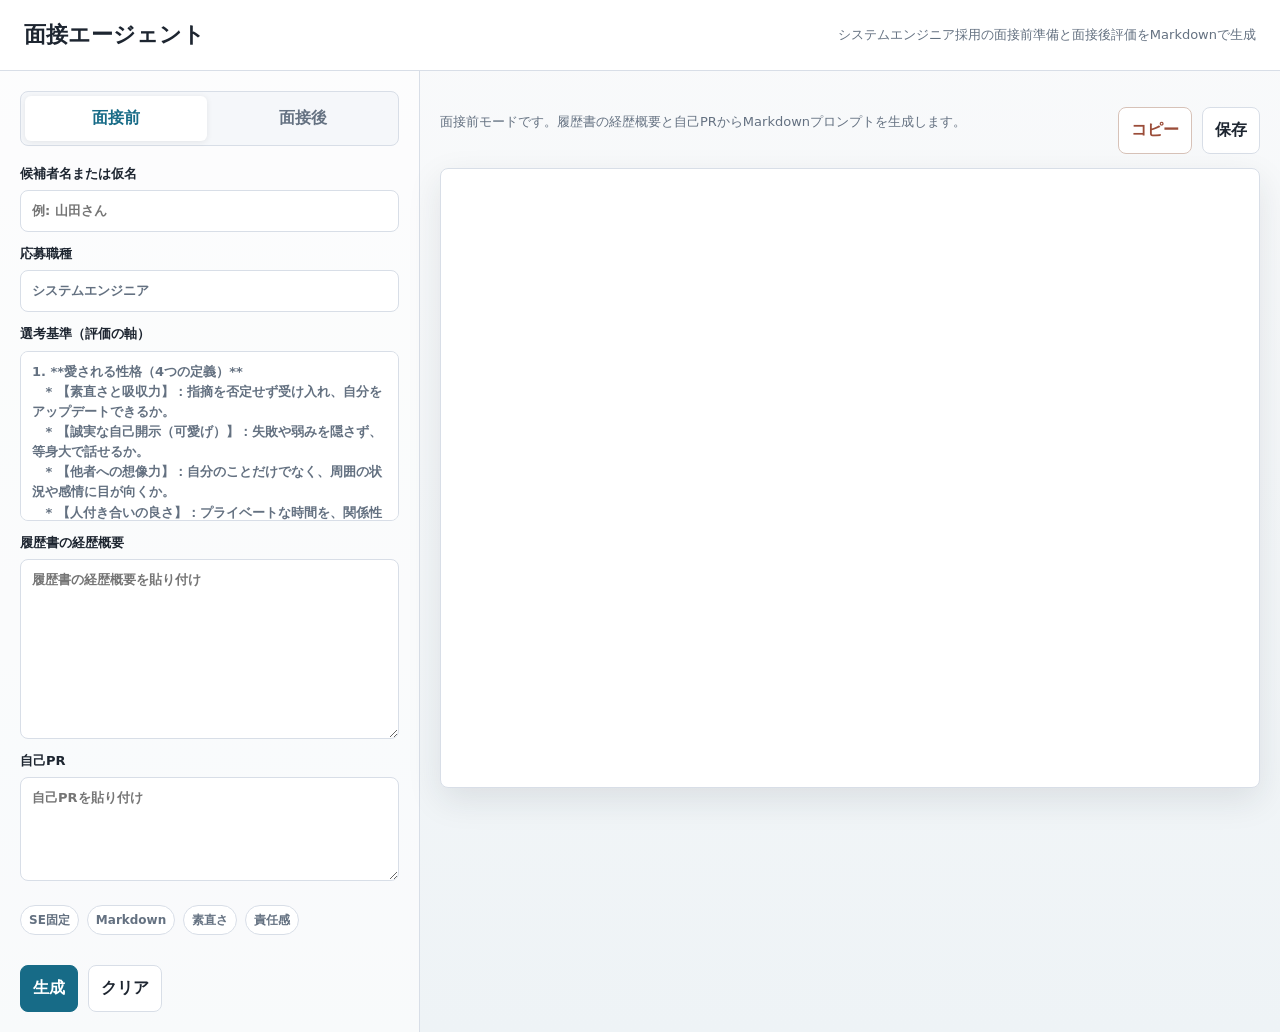
<file: recruiting/interview-agent.html>
<!doctype html>
<html lang="ja">
<head>
  <meta charset="utf-8">
  <meta name="viewport" content="width=device-width, initial-scale=1">
  <title>面接エージェント</title>
  <style>
    :root {
      --ink: #1d2530;
      --muted: #647181;
      --line: #d8dee7;
      --panel: #ffffff;
      --soft: #f5f7fa;
      --accent: #176b87;
      --accent-2: #9b4d39;
      --shadow: 0 12px 34px rgba(27, 39, 51, .10);
    }
    * { box-sizing: border-box; }
    [hidden] { display: none !important; }
    body {
      margin: 0;
      color: var(--ink);
      background: linear-gradient(180deg, #f9fafb 0%, #eef3f6 100%);
      font-family: "Yu Gothic UI", "Meiryo", system-ui, sans-serif;
      line-height: 1.55;
      letter-spacing: 0;
    }
    header {
      display: flex;
      align-items: center;
      justify-content: space-between;
      gap: 16px;
      padding: 18px 24px;
      border-bottom: 1px solid var(--line);
      background: rgba(255,255,255,.94);
      position: sticky;
      top: 0;
      z-index: 3;
    }
    h1 { margin: 0; font-size: 22px; font-weight: 760; }
    .sub { color: var(--muted); font-size: 13px; white-space: nowrap; }
    main {
      display: grid;
      grid-template-columns: 420px minmax(0, 1fr);
      min-height: calc(100vh - 66px);
    }
    aside {
      padding: 20px;
      border-right: 1px solid var(--line);
      background: rgba(255,255,255,.62);
    }
    section { padding: 20px; }
    .tabs {
      display: grid;
      grid-template-columns: repeat(2, 1fr);
      gap: 6px;
      padding: 4px;
      border: 1px solid var(--line);
      background: var(--soft);
      border-radius: 8px;
      margin-bottom: 18px;
    }
    .tab {
      border: 0;
      border-radius: 6px;
      padding: 10px 8px;
      background: transparent;
      color: var(--muted);
      cursor: pointer;
      font-weight: 700;
      min-height: 42px;
    }
    .tab.active {
      background: #fff;
      color: var(--accent);
      box-shadow: 0 1px 6px rgba(0,0,0,.08);
    }
    .grid { display: grid; gap: 12px; }
    label { display: grid; gap: 6px; font-size: 13px; font-weight: 700; }
    textarea, input {
      width: 100%;
      border: 1px solid var(--line);
      border-radius: 8px;
      padding: 10px 11px;
      font: inherit;
      background: #fff;
      color: var(--ink);
    }
    textarea { min-height: 104px; resize: vertical; }
    .wide-textarea { min-height: 180px; }
    .fixed-box {
      border: 1px solid var(--line);
      border-radius: 8px;
      padding: 10px 11px;
      background: #fff;
      color: var(--muted);
      font-size: 13px;
    }
    .criteria {
      max-height: 170px;
      overflow: auto;
      white-space: pre-wrap;
    }
    .actions { display: flex; flex-wrap: wrap; gap: 10px; margin-top: 16px; }
    button {
      border: 1px solid var(--line);
      border-radius: 8px;
      background: #fff;
      color: var(--ink);
      padding: 10px 12px;
      font: inherit;
      font-weight: 760;
      cursor: pointer;
      min-height: 42px;
    }
    .primary { border-color: var(--accent); background: var(--accent); color: #fff; }
    .secondary { border-color: #d7c2b8; color: var(--accent-2); }
    .output-wrap { display: grid; gap: 14px; max-width: 1040px; margin: 0 auto; }
    .toolbar { display: flex; justify-content: space-between; align-items: center; gap: 12px; }
    .status { color: var(--muted); font-size: 13px; }
    .output {
      white-space: pre-wrap;
      min-height: 620px;
      padding: 22px;
      border: 1px solid var(--line);
      border-radius: 8px;
      background: var(--panel);
      box-shadow: var(--shadow);
      overflow-wrap: anywhere;
    }
    .pill-line { display: flex; flex-wrap: wrap; gap: 8px; margin: 12px 0 2px; }
    .pill {
      padding: 5px 8px;
      border-radius: 999px;
      border: 1px solid var(--line);
      background: #fff;
      color: var(--muted);
      font-size: 12px;
      font-weight: 700;
    }
    @media (max-width: 900px) {
      header { align-items: flex-start; flex-direction: column; }
      .sub { white-space: normal; }
      main { grid-template-columns: 1fr; }
      aside { border-right: 0; border-bottom: 1px solid var(--line); }
      .output { min-height: 420px; }
    }
  </style>
</head>
<body>
  <header>
    <h1>面接エージェント</h1>
    <div class="sub">システムエンジニア採用の面接前準備と面接後評価をMarkdownで生成</div>
  </header>

  <main>
    <aside>
      <div class="tabs" role="tablist" aria-label="モード">
        <button class="tab active" data-mode="pre" type="button">面接前</button>
        <button class="tab" data-mode="post" type="button">面接後</button>
      </div>

      <form id="form" class="grid">
        <label>候補者名または仮名
          <input id="candidate" placeholder="例: 山田さん">
        </label>

        <label>応募職種
          <div class="fixed-box">システムエンジニア</div>
        </label>

        <label>選考基準（評価の軸）
          <div class="fixed-box criteria">1. **愛される性格（4つの定義）**
   * 【素直さと吸収力】：指摘を否定せず受け入れ、自分をアップデートできるか。
   * 【誠実な自己開示（可愛げ）】：失敗や弱みを隠さず、等身大で話せるか。
   * 【他者への想像力】：自分のことだけでなく、周囲の状況や感情に目が向くか。
   * 【人付き合いの良さ】：プライベートな時間を、関係性構築に割くことを惜しまないか。
2. **責任感と自律性**
   * 「自由と責任」のメリハリを理解し、ここぞという時に「責任ある行動」が取れるか。</div>
        </label>

        <label id="profileLabel">履歴書の経歴概要
          <textarea id="profile" class="wide-textarea" placeholder="履歴書の経歴概要を貼り付け"></textarea>
        </label>

        <label id="notesLabel">自己PR
          <textarea id="notes" placeholder="自己PRを貼り付け"></textarea>
        </label>

        <div class="pill-line">
          <span class="pill">SE固定</span>
          <span class="pill">Markdown</span>
          <span class="pill">素直さ</span>
          <span class="pill">責任感</span>
        </div>

        <div class="actions">
          <button class="primary" type="button" id="generate">生成</button>
          <button type="button" id="clear">クリア</button>
        </div>
      </form>
    </aside>

    <section>
      <div class="output-wrap">
        <div class="toolbar">
          <div class="status" id="status">面接前モードです。履歴書の経歴概要と自己PRからMarkdownプロンプトを生成します。</div>
          <div class="actions">
            <button class="secondary" type="button" id="copy">コピー</button>
            <button type="button" id="download">保存</button>
          </div>
        </div>
        <div id="output" class="output" aria-live="polite"></div>
      </div>
    </section>
  </main>

  <script>
    const fixedRole = "システムエンジニア";
    const fixedCriteria = "1. **愛される性格（4つの定義）**\n   * 【素直さと吸収力】：指摘を否定せず受け入れ、自分をアップデートできるか。\n   * 【誠実な自己開示（可愛げ）】：失敗や弱みを隠さず、等身大で話せるか。\n   * 【他者への想像力】：自分のことだけでなく、周囲の状況や感情に目が向くか。\n   * 【人付き合いの良さ】：プライベートな時間を、関係性構築に割くことを惜しまないか。\n2. **責任感と自律性**\n   * 「自由と責任」のメリハリを理解し、ここぞという時に「責任ある行動」が取れるか。";
    const fields = {
      candidate: document.getElementById("candidate"),
      profile: document.getElementById("profile"),
      notes: document.getElementById("notes")
    };
    const output = document.getElementById("output");
    const status = document.getElementById("status");
    const tabs = [...document.querySelectorAll(".tab")];
    let mode = "pre";

    function value(id) {
      return fields[id].value.trim() || "未入力";
    }

    function setMode(next) {
      mode = next;
      tabs.forEach(tab => tab.classList.toggle("active", tab.dataset.mode === mode));
      document.getElementById("profileLabel").firstChild.textContent =
        mode === "post" ? "面接での回答メモ・印象に残った発言" : "履歴書の経歴概要";
      document.getElementById("notesLabel").firstChild.textContent =
        mode === "post" ? "良かった点・懸念点・態度の観察" : "自己PR";
      fields.profile.placeholder =
        mode === "post" ? "面接での回答メモ、印象に残った発言を貼り付け" : "履歴書の経歴概要を貼り付け";
      fields.notes.placeholder =
        mode === "post" ? "良かった点、懸念点、態度・話し方の観察を貼り付け" : "自己PRを貼り付け";
      status.textContent =
        mode === "post" ? "面接後モードです。上司向け評価レポートをMarkdownで生成します。" :
        "面接前モードです。履歴書の経歴概要と自己PRからMarkdownプロンプトを生成します。";
      output.textContent = "";
    }

    function preTemplate() {
      return `# 面接前・履歴書観点整理依頼

## 固定条件
- 応募職種: ${fixedRole}
- 出力形式: Markdown

## 候補者
- 氏名または仮名: ${value("candidate")}

## 履歴書の経歴概要
${value("profile")}

## 自己PR
${value("notes")}

## 選考基準（評価の軸）
${fixedCriteria}

## AIへの依頼
あなたは「愛される性格（ポテンシャル）」を見抜く面接官スペシャリストであり、面接準備をサポートするAIアシスタントです。
上記の候補者の「履歴書の経歴概要」と「自己PR」をもとに、システムエンジニア採用の面接前に把握すべきポイント、懸念点、深掘り質問を洗い出してください。

## 出力ルール
- 必ずMarkdown形式で出力してください。
- 事実と推測を分けてください。
- 根拠が薄い部分は「追加確認が必要」と書いてください。
- 職務に関係しない属性では評価しないでください。

## 出力フォーマット

### 履歴書の全体印象・ファーストインプレッション
選考基準（愛される性格・自律性）の観点から見て、書類から伝わるポジティブな印象を整理してください。

### 面接で確認すべき懸念点・ギャップ
- 中退や仕切り直しの経緯で「他責（環境のせい）」にしそうなポイントがないか。
- 自己PRが「スキル・独りよがり」になっておらず、「周囲との調和・素直さ」があるかどうか。
- システムエンジニアとして、学習姿勢・協働姿勢・責任感に追加確認が必要な点。

### 経歴・自己PRから深掘りするための追加質問案
- 経歴に関する深掘り（挫折・仕切り直し・誠実な自己開示を見る質問）
- 自己PRに関する深掘り（周囲を巻き込んだ経験・助けを求めた経験を見る質問）
- システムエンジニア適性に関する深掘り（学習継続、報連相、チーム開発、責任感を見る質問）

### この候補者を面接するときの面接官の構え・注意点
候補者の良さを引き出しつつ、懸念点を自然に確認するための面接官向けアドバイスを書いてください。`;
    }

    function postTemplate() {
      return `# 面接評価レポート作成依頼

## 固定条件
- 応募職種: ${fixedRole}
- 出力形式: Markdown

## 候補者
- 氏名または仮名: ${value("candidate")}

## 面接での回答メモ・印象に残った発言
${value("profile")}

## 良かった点・懸念点・態度の観察
${value("notes")}

## 選考基準（評価の軸）
${fixedCriteria}

## AIへの依頼
上記の面接メモをもとに、システムエンジニア採用における上司向け面接評価レポートをMarkdown形式で作成してください。

## 出力フォーマット

### 総合判定
- 判定: 採用推薦 / 条件付き検討 / 不採用推奨
- 評価: A / B / C / D
- 一言サマリー:

### 選考基準ごとの詳細評価
- 愛される性格:
- 責任感と自律性:
- システムエンジニアとしての学習姿勢・協働姿勢:
- 態度・コミュニケーション:

### 上司への推薦・不採用理由
そのまま報告に使える文章で、採用理由または懸念理由を書いてください。`;
    }

    function generate() {
      output.textContent = mode === "post" ? postTemplate() : preTemplate();
      status.textContent = "生成しました。コピーしてAIに渡すか、Markdownファイルとして保存できます。";
    }

    tabs.forEach(tab => tab.addEventListener("click", () => setMode(tab.dataset.mode)));
    document.getElementById("generate").addEventListener("click", generate);
    document.getElementById("clear").addEventListener("click", () => {
      document.getElementById("form").reset();
      output.textContent = "";
      status.textContent = "入力をクリアしました。";
    });
    document.getElementById("copy").addEventListener("click", async () => {
      if (!output.textContent.trim()) generate();
      await navigator.clipboard.writeText(output.textContent);
      status.textContent = "コピーしました。";
    });
    document.getElementById("download").addEventListener("click", () => {
      if (!output.textContent.trim()) generate();
      const blob = new Blob([output.textContent], { type: "text/markdown;charset=utf-8" });
      const a = document.createElement("a");
      a.href = URL.createObjectURL(blob);
      a.download = mode === "post" ? "面接後評価プロンプト.md" : "面接前評価プロンプト.md";
      a.click();
      URL.revokeObjectURL(a.href);
      status.textContent = "Markdownファイルとして保存しました。";
    });

    setMode("pre");
  </script>
</body>
</html>
</file>
<file: style.css>
:root {
            --primary: #3b82f6;
            --bg: #111827;
            --card-bg: #1f2937;
            --text: #f3f4f6;
        }
        body {
            font-family: sans-serif;
            background-color: var(--bg);
            color: var(--text);
            margin: 0;
            padding: 20px;
            display: flex;
            flex-direction: column;
            align-items: center;
        }
        .container {
            max-width: 900px;
            width: 100%;
        }
        h1 { border-bottom: 2px solid var(--primary); padding-bottom: 10px; }
        h2 { margin-top: 40px; color: var(--primary); font-size: 1.2rem; }

        .grid {
            display: grid;
            grid-template-columns: repeat(auto-fill, minmax(280px, 1fr));
            gap: 20px;
            margin-top: 15px;
        }
        .card {
            background: var(--card-bg);
            padding: 20px;
            border-radius: 12px;
            text-decoration: none;
            color: inherit;
            transition: all 0.3s ease;
            border: 1px solid transparent;
        }
        .card:hover {
            border-color: var(--primary);
            transform: translateY(-3px);
            background: #2d3748;
        }
        .card h3 { margin: 0 0 10px 0; font-size: 1.1rem; }
        .card p { margin: 0; font-size: 0.85rem; color: #9ca3af; }
        
        .badge {
            display: inline-block;
            background: var(--primary);
            font-size: 0.7rem;
            padding: 2px 8px;
            border-radius: 4px;
            margin-bottom: 8px;
        }
</file>
